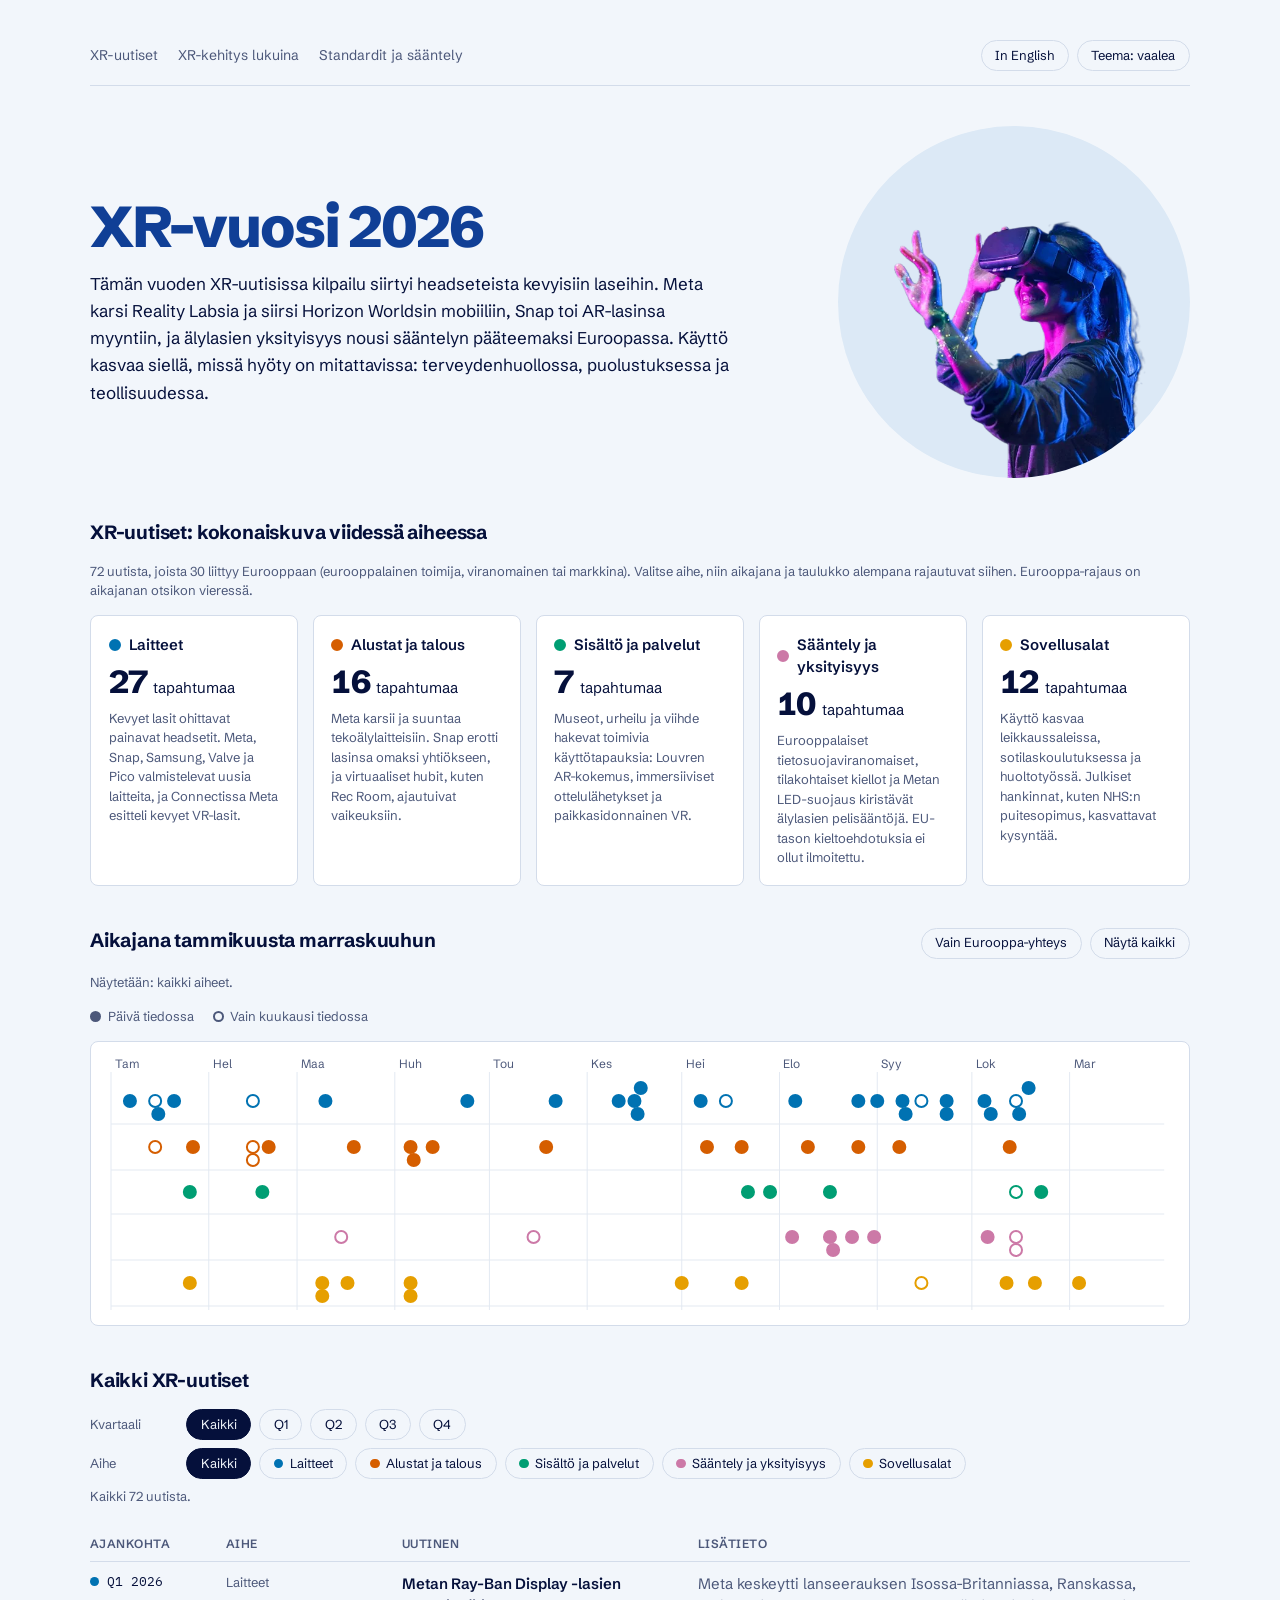
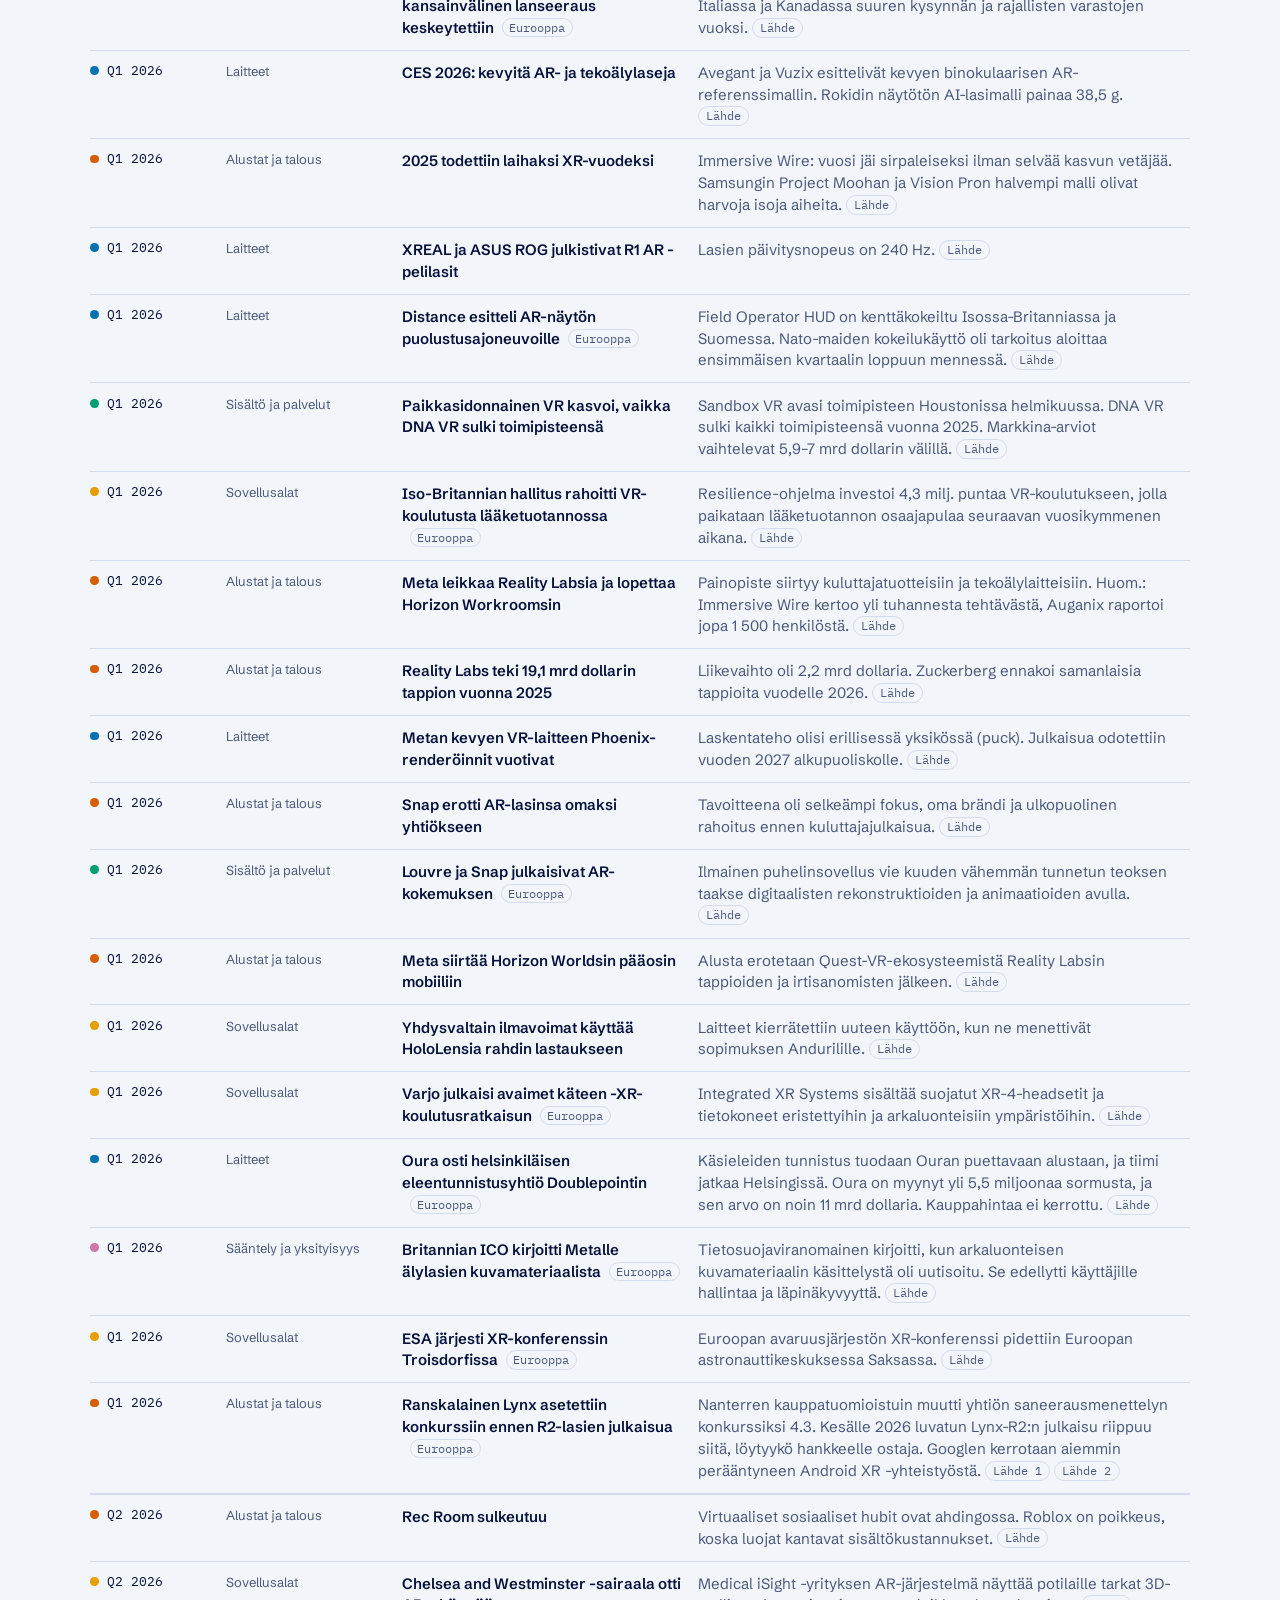
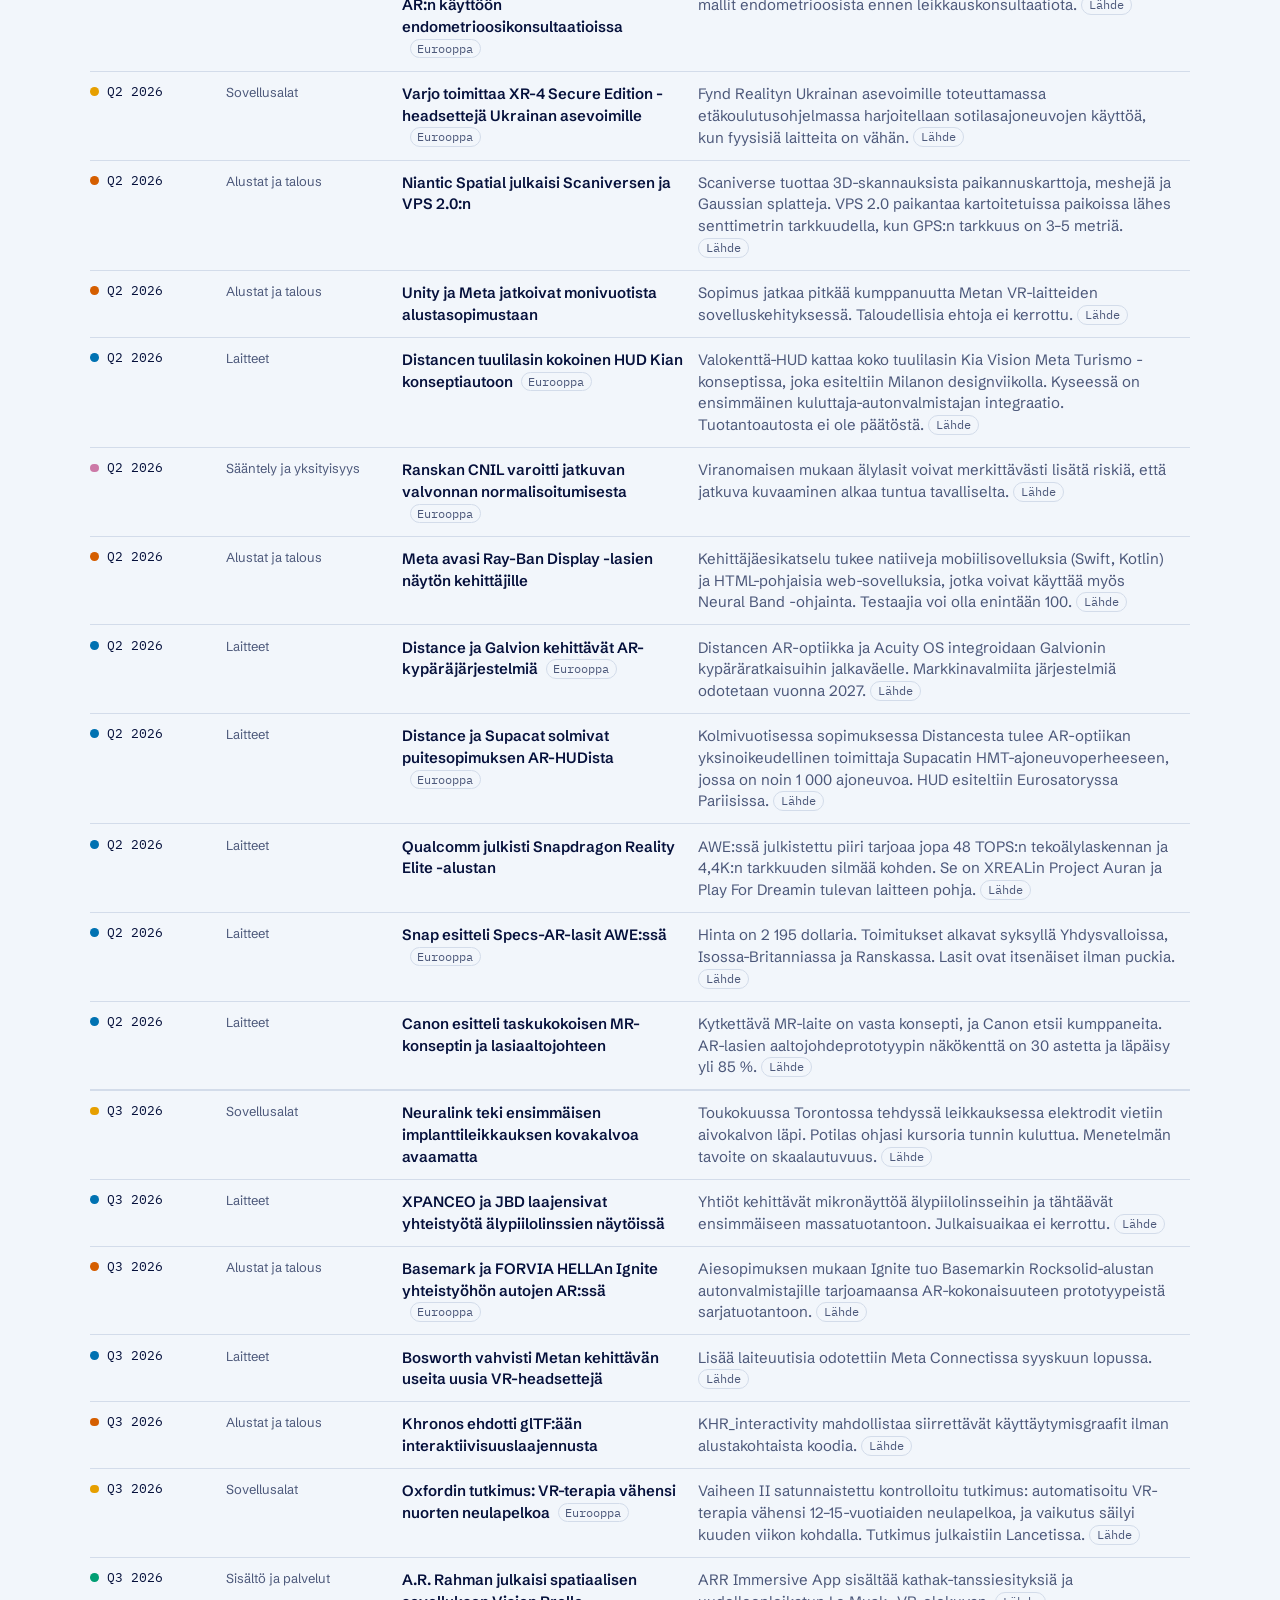
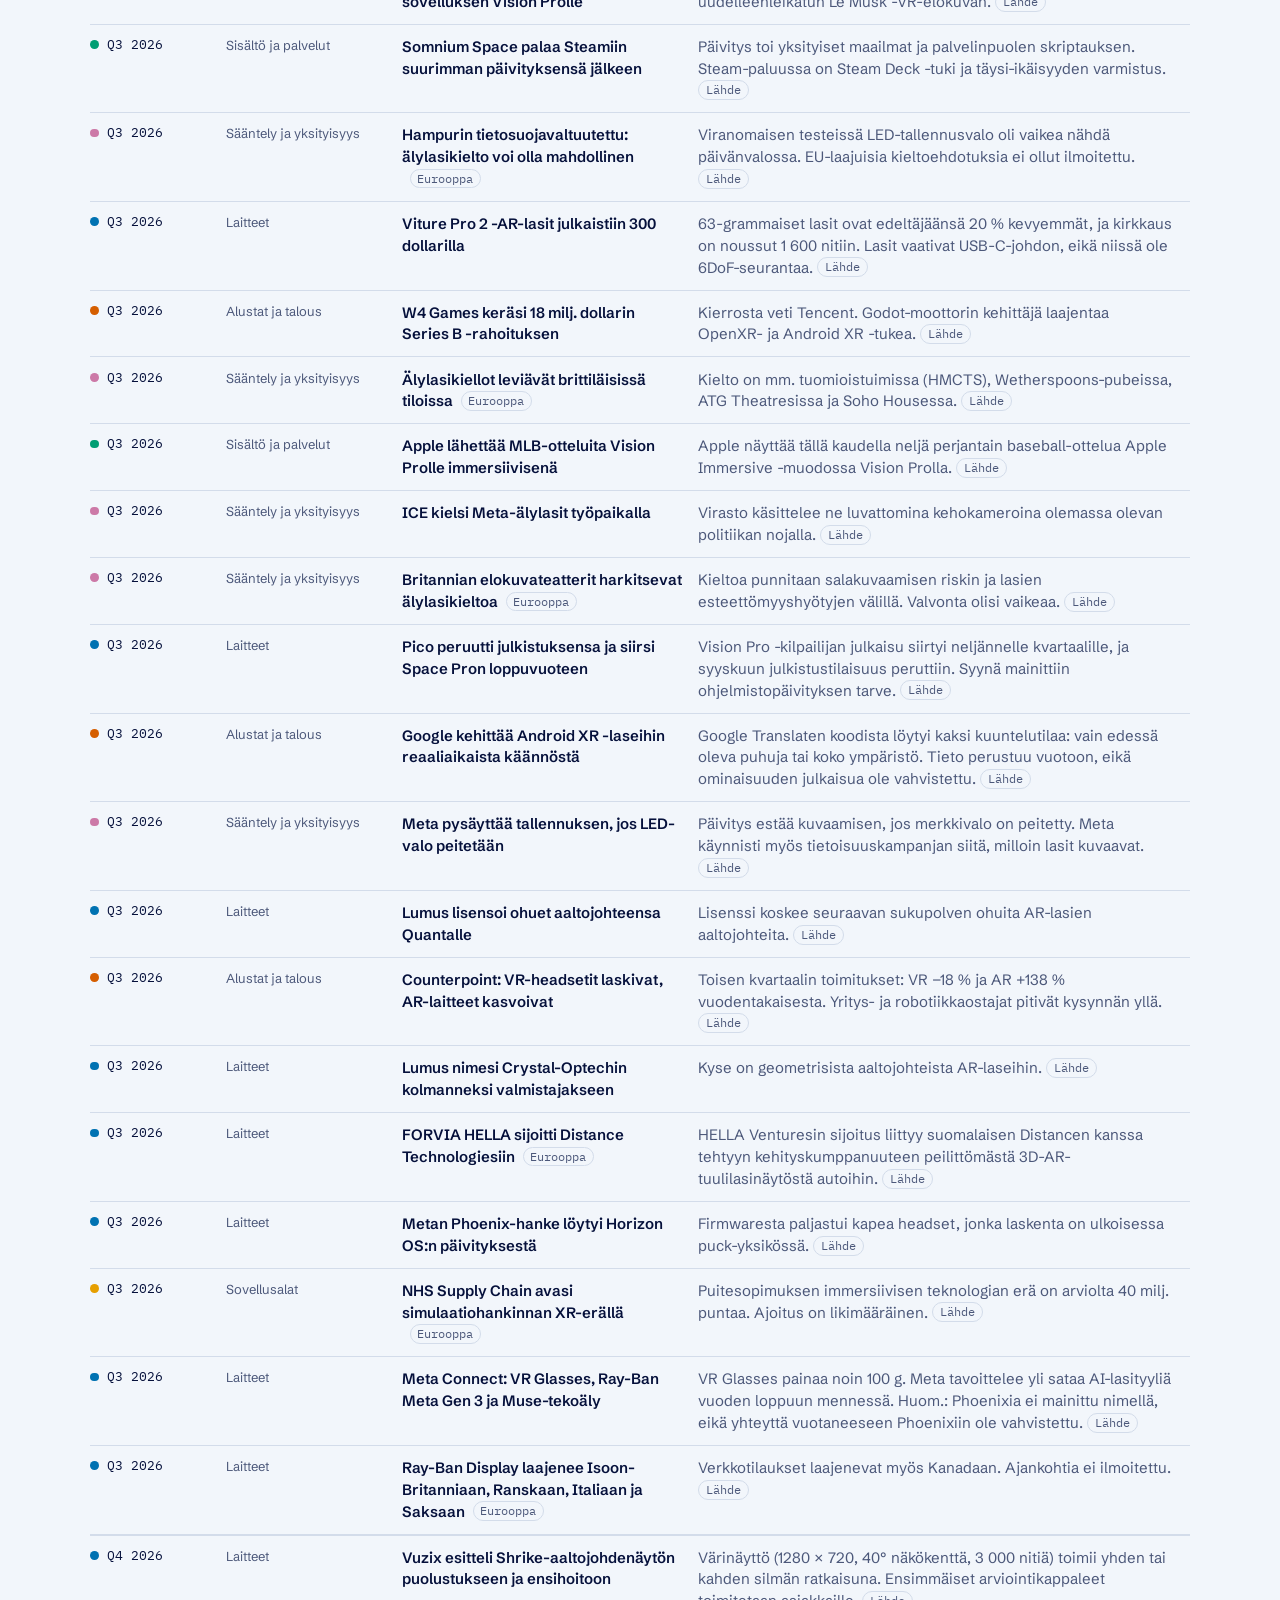
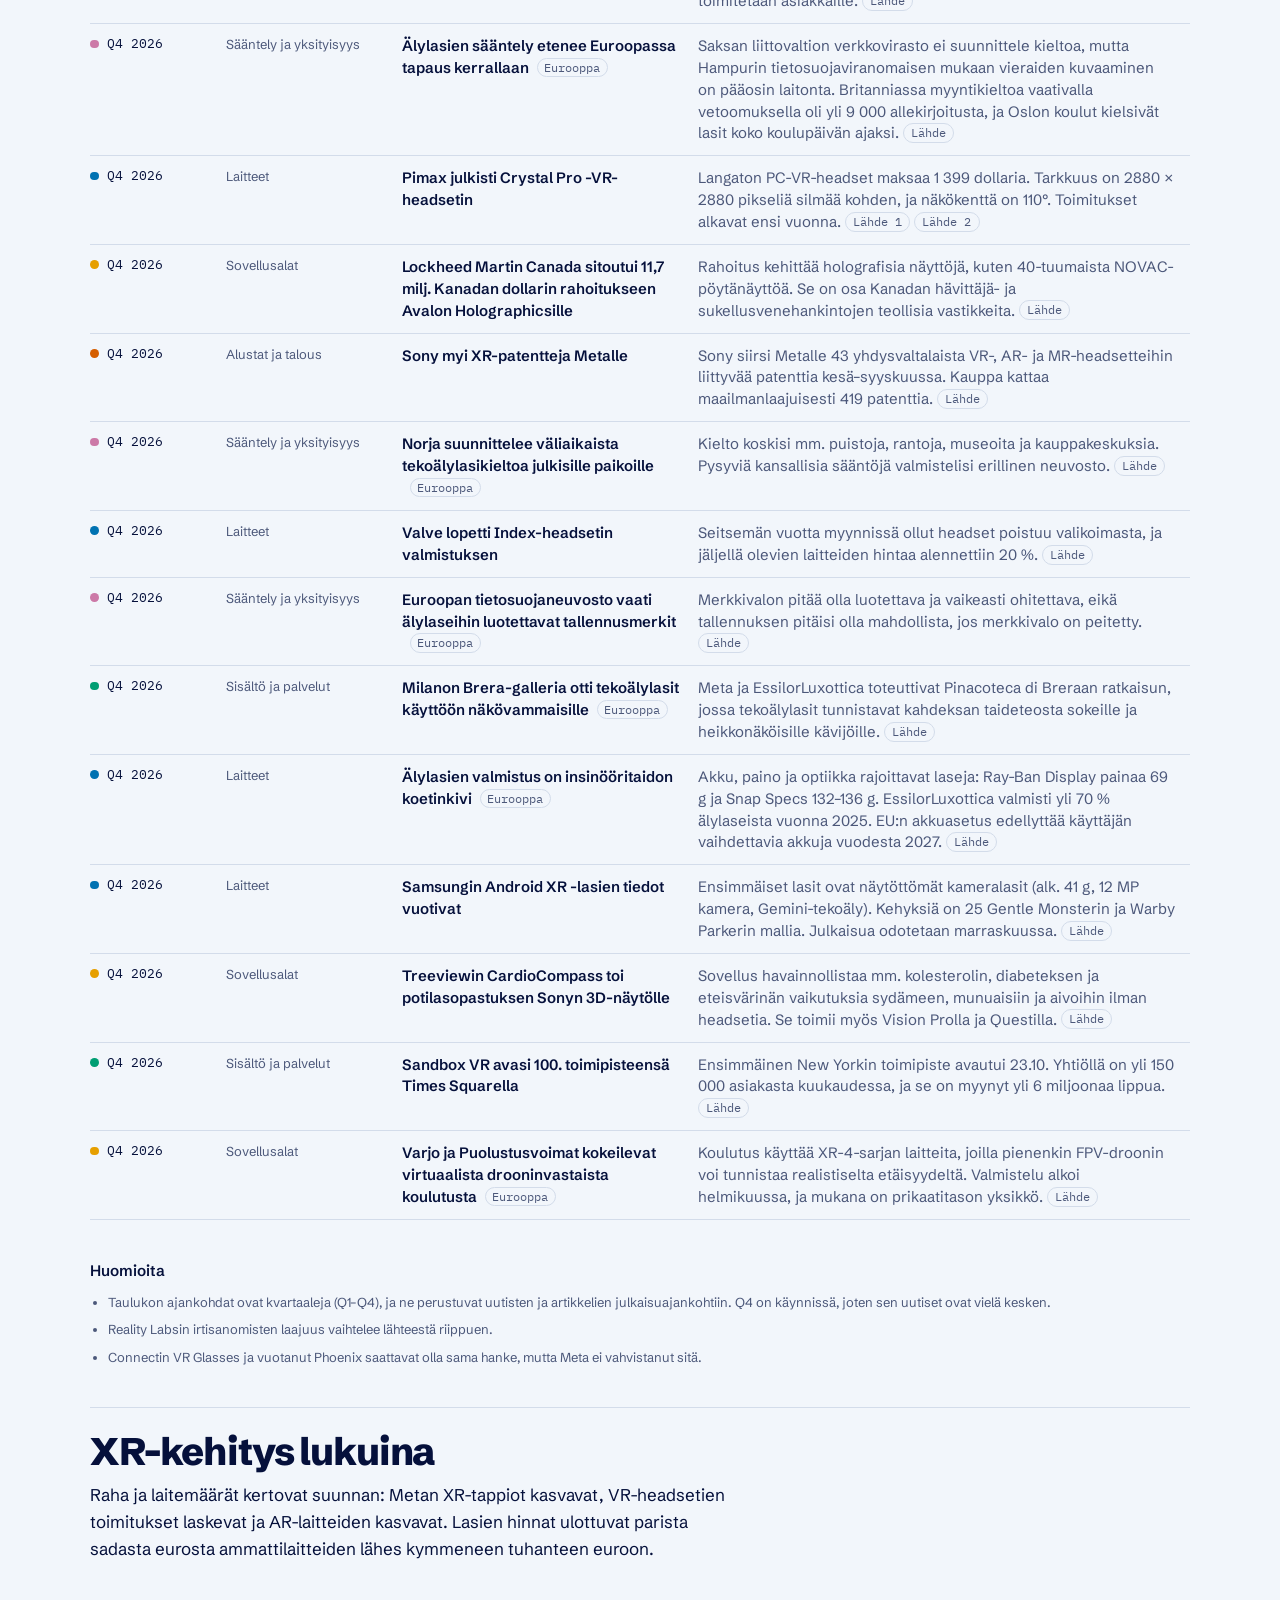
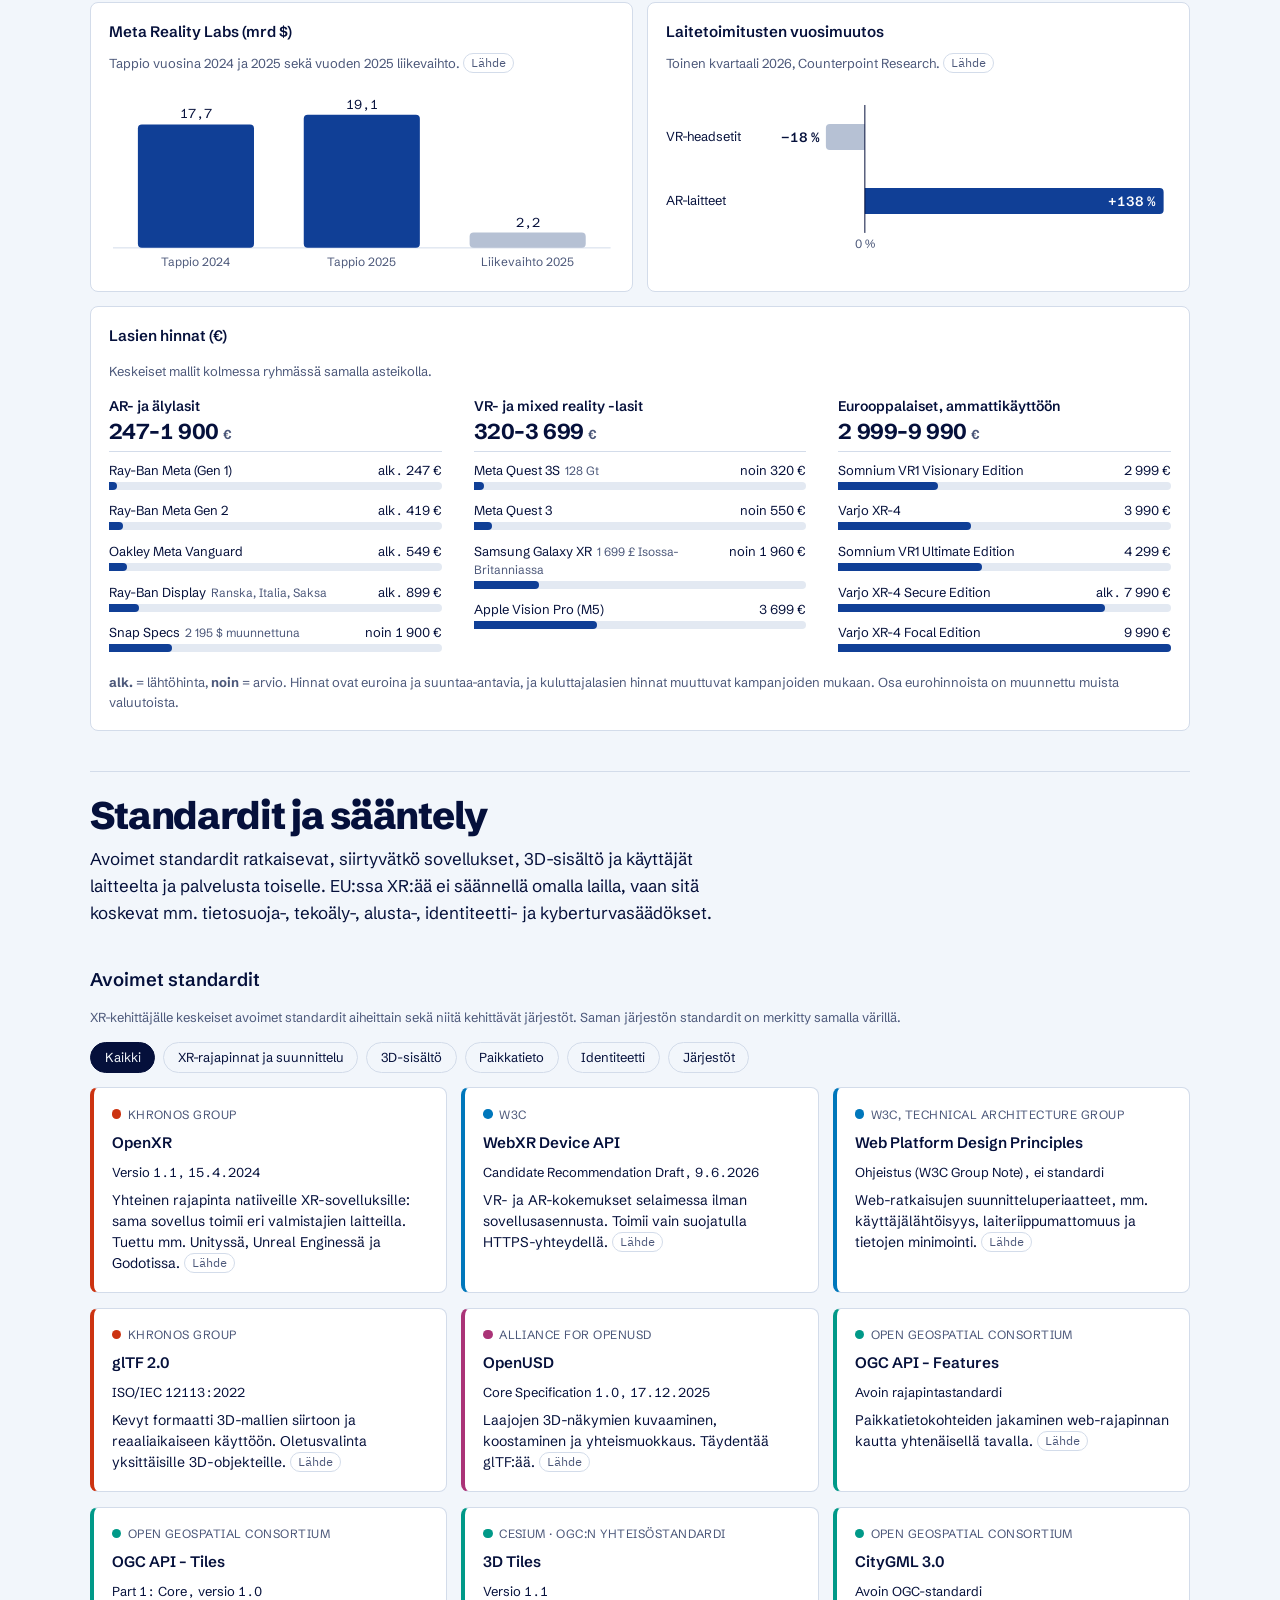
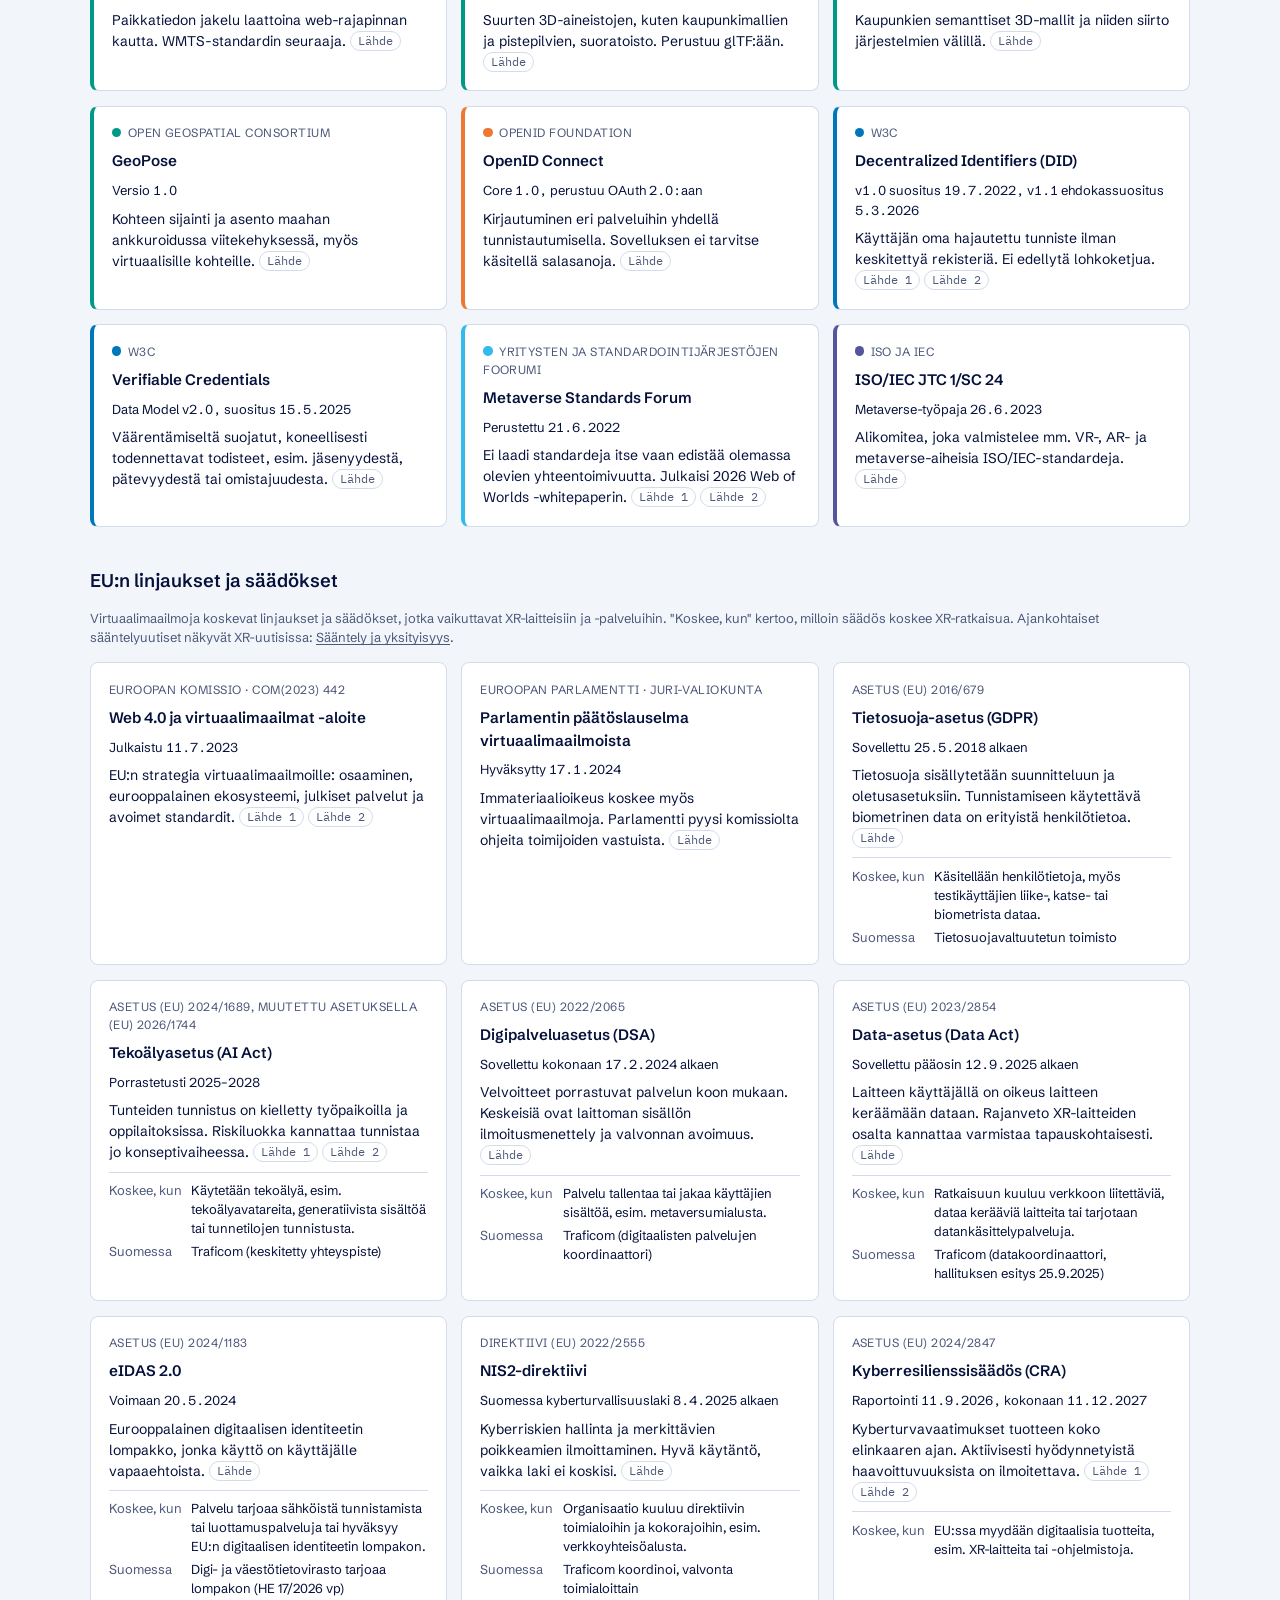
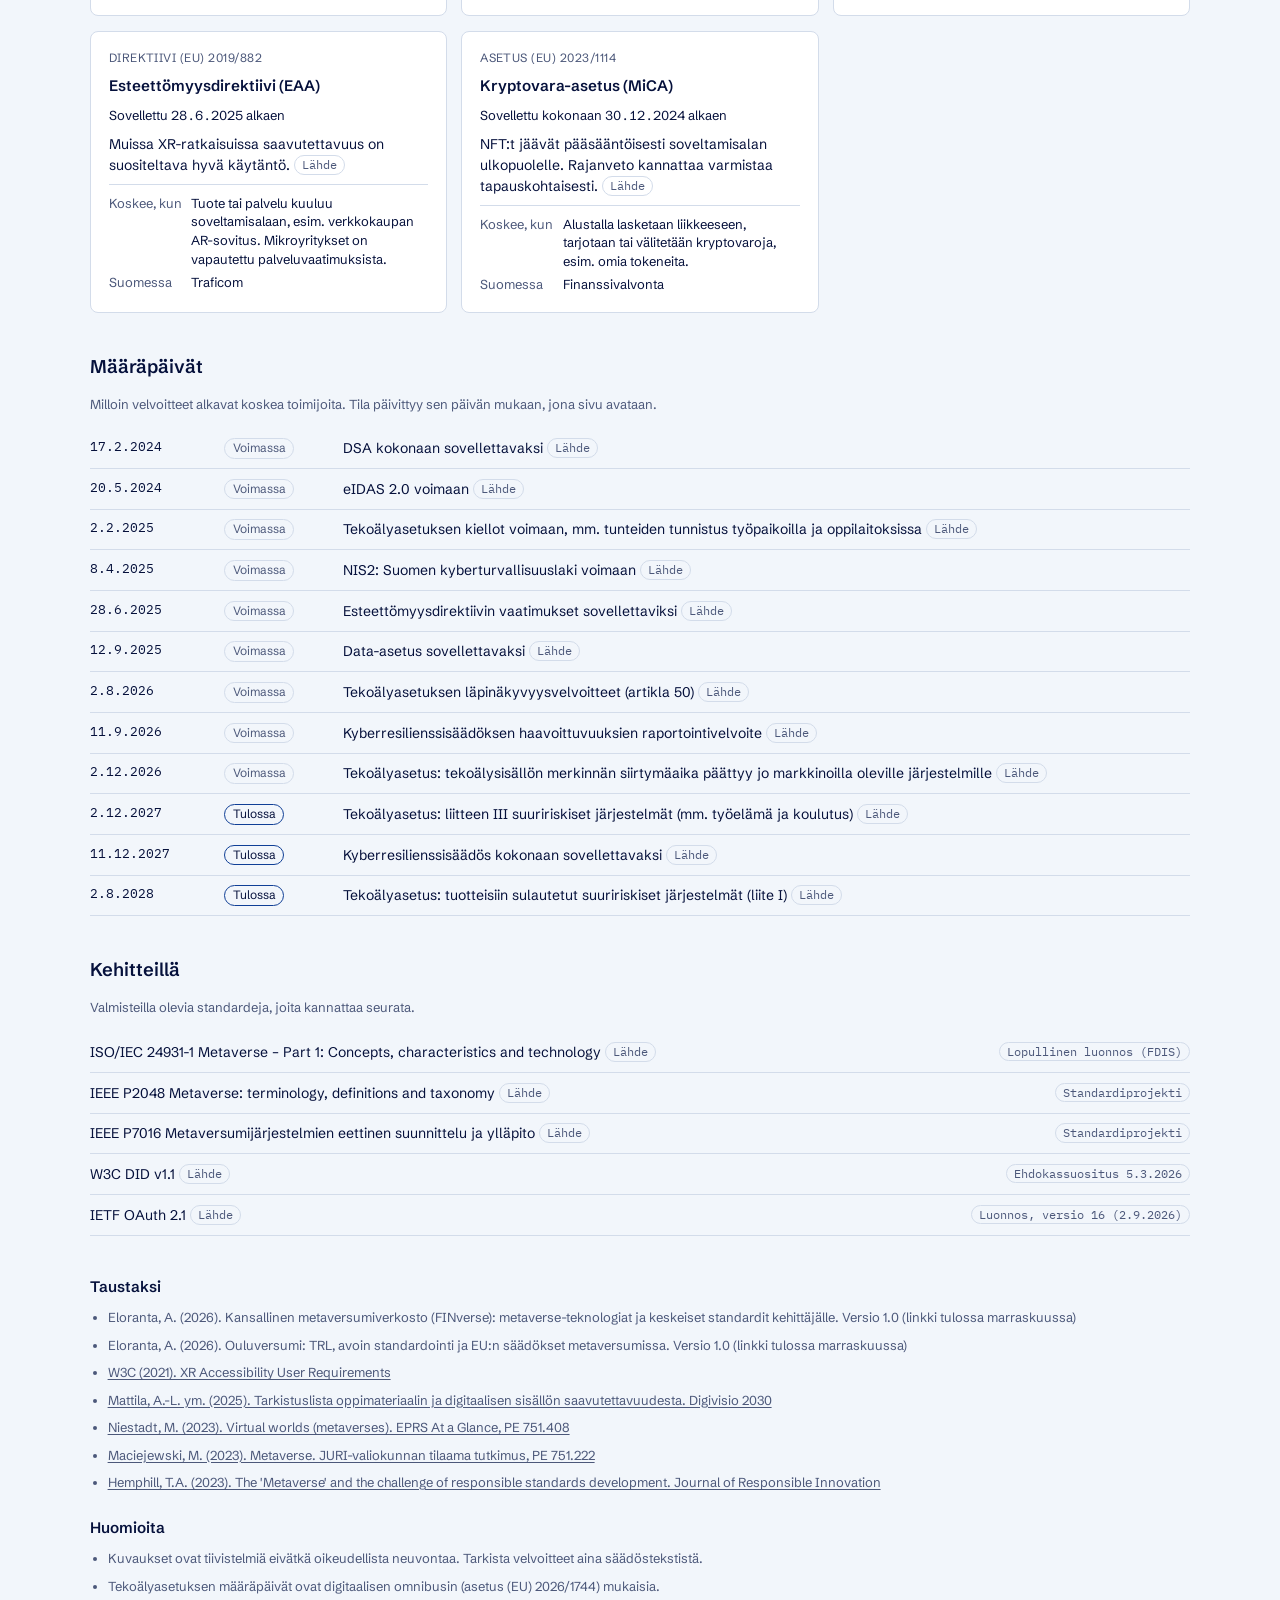
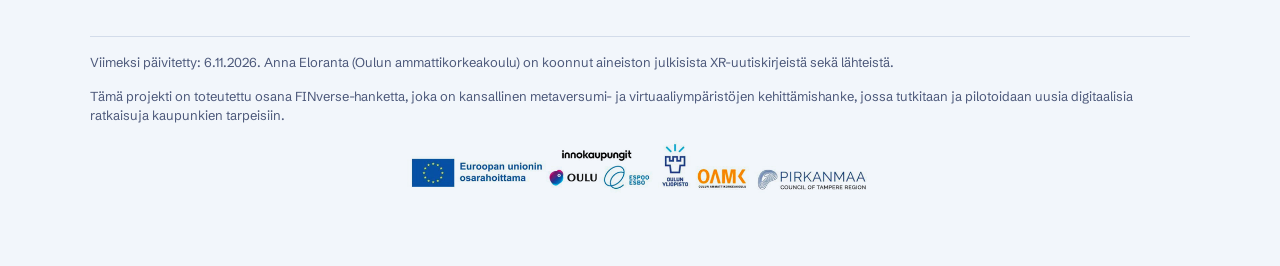
<file: index.html>
<!doctype html>
<html lang="fi">
<head>
<meta charset="utf-8">
<meta name="viewport" content="width=device-width, initial-scale=1">
<title>XR-vuosi 2026</title>
<meta name="description" content="Vuoden 2026 XR-kehitys: keskeiset XR-uutiset aikajanana, kehitys lukuina sekä XR:n avoimet standardit ja EU:n sääntely." data-en-content="XR in 2026: key XR news on a timeline, developments in numbers, and open XR standards and EU regulation.">
<link rel="preconnect" href="https://fonts.googleapis.com">
<link rel="preconnect" href="https://fonts.gstatic.com" crossorigin>
<link rel="stylesheet" href="https://fonts.googleapis.com/css2?family=IBM+Plex+Mono:wght@400;500&family=Schibsted+Grotesk:wght@400;600;700;800&display=swap">
<style>
:root {
  --o-khronos: #CC3311; --o-w3c: #0077BB; --o-ogc: #009988; --o-aousd: #AA3377; --o-oidf: #EE7733; --o-msf: #33BBEE; --o-iso: #555599;
  /* Napapiiri-ilme: värit on poimittu hero-kuvasta (kaamos, koboltti, jää). */
  --bg: #f2f6fb; --panel: #ffffff; --fg: #05103b; --muted: #4c587a; --line: #d3dcea; --grid: #e3e9f2;
  --accent: #103f96; --ice: #dce9f6; --mutedbar: #b6c1d4;
  --c-laitteet: #0072B2; --c-alustat: #D55E00; --c-sisalto: #009E73; --c-saantely: #CC79A7; --c-ala: #E69F00;
  --radius: 8px; --shadow: 0 6px 20px rgba(5, 16, 59, 0.12);
  --display: "Schibsted Grotesk", "Helvetica Neue", Arial, sans-serif;
  --sans: "Schibsted Grotesk", system-ui, -apple-system, "Segoe UI", Roboto, Arial, sans-serif;
  --mono: "IBM Plex Mono", ui-monospace, Menlo, Consolas, monospace;
  color-scheme: light;
}
/* Tumma teema: teemasäädin asettaa <html data-scheme="dark">. Oletus on vaalea. */
:root[data-scheme="dark"] {
  --o-khronos: #FF6B4A; --o-w3c: #4FA8E8; --o-ogc: #33C2B0; --o-aousd: #E07AB8; --o-oidf: #F5A06B; --o-msf: #7FD3F5; --o-iso: #9C9CE0;
  --bg: #06112d; --panel: #0c1a3d; --fg: #e9effa; --muted: #9aa8c9; --line: #22325c; --grid: #16264f;
  --accent: #8fb0f2; --ice: #13275a; --mutedbar: #3a4a74;
  --c-laitteet: #56B4E9; --c-alustat: #F08A3C; --c-sisalto: #2BC59A; --c-saantely: #E59AC4; --c-ala: #F0B93A;
  --shadow: 0 6px 20px rgba(0, 0, 0, 0.55);
  color-scheme: dark;
}
* { box-sizing: border-box; }
html { -webkit-text-size-adjust: 100%; }
body { margin: 0; background: var(--bg); color: var(--fg); font-family: var(--sans); font-size: 15px; line-height: 1.5;
  padding-block: 2.5rem 4rem; padding-left: max(16px, env(safe-area-inset-left, 0px)); padding-right: max(16px, env(safe-area-inset-right, 0px)); }
h1, h2, h3, p { margin: 0; }
.xr { max-width: 1100px; margin-inline: auto; display: flex; flex-direction: column; gap: 2.5rem; }
.xr-head { display: grid; grid-template-columns: minmax(0, 1fr) minmax(0, 36%); gap: 1.25rem 2.5rem; align-items: center; }
.xr-head-text { display: flex; flex-direction: column; gap: 0.9rem; }
/* Hero: kuva jäänsinisen "keskiyön auringon" sisällä */
.xr-hero { margin: 0; width: 100%; max-width: 22rem; justify-self: end; aspect-ratio: 1; border-radius: 50%; overflow: hidden; background: var(--ice); display: flex; align-items: flex-end; }
.xr-hero img { display: block; flex: none; width: 125%; max-width: none; height: auto; margin-left: -25%; }
@media (max-width: 780px) { .xr-head { grid-template-columns: minmax(0, 1fr); } .xr-hero { max-width: 17rem; justify-self: center; } }
h1 { font-family: var(--display); font-weight: 800; font-size: clamp(2.3rem, 6vw, 3.6rem); line-height: 0.98; letter-spacing: -0.035em; text-wrap: balance; }
h1 span { color: var(--accent); }
.xr-lede { max-width: 64ch; font-size: 1.0625rem; line-height: 1.6; }
h2 { font-family: var(--display); font-size: 1.2rem; font-weight: 700; letter-spacing: -0.01em; text-wrap: balance; }
h3 { font-size: 0.95rem; font-weight: 600; }
.xr-note { color: var(--muted); font-size: 0.8125rem; line-height: 1.5; }
.xr-sec { display: flex; flex-direction: column; gap: 0.9rem; }
.xr-sechead { display: flex; flex-wrap: wrap; align-items: baseline; justify-content: space-between; gap: 0.5rem 1.25rem; }
.xr-controls { display: flex; flex-wrap: wrap; gap: 0.5rem; }
.xr-btn { font: inherit; font-size: 0.8125rem; color: var(--fg); background: transparent; border: 1px solid var(--line); border-radius: 999px; padding: 0.3rem 0.85rem; cursor: pointer; }
.xr-btn:hover { border-color: var(--muted); }
.xr-btn[aria-pressed="true"] { background: var(--fg); color: var(--bg); border-color: var(--fg); }
.xr-filterline.on { color: var(--fg); font-weight: 600; }
/* Kaikki XR-uutiset -taulukon suodatinpalkki: kvartaalit ja aiheet */
.xr-tfilter { display: flex; flex-direction: column; gap: 0.5rem; margin-bottom: 0.9rem; }
.xr-tfilter-row { display: flex; flex-wrap: wrap; align-items: center; gap: 0.5rem; }
.xr-tfilter-label { color: var(--muted); font-size: 0.8125rem; min-width: 5.5rem; }
.xr-tfilter .xr-btn { display: inline-flex; align-items: center; gap: 0.4rem; }
.xr-tfilter .xr-swatch { width: 0.6rem; height: 0.6rem; }
.xr-btn:disabled { opacity: 0.45; cursor: default; }
:is(.xr-btn, .xr-theme, .xr-dot, a, summary, button):focus-visible { outline: 2px solid var(--fg); outline-offset: 2px; }

.xr-themes { display: grid; grid-template-columns: repeat(auto-fit, minmax(min(100%, 12rem), 1fr)); gap: 0.9rem; }
.xr-theme { font: inherit; color: inherit; text-align: left; cursor: pointer; display: flex; flex-direction: column; gap: 0.6rem; background: var(--panel); border: 1px solid var(--line); border-radius: var(--radius); padding: 1.1rem; transition: opacity 0.2s; }
.xr-theme.off { opacity: 0.45; }
.xr-theme-label { display: flex; align-items: center; gap: 0.5rem; font-weight: 600; }
.xr-swatch { width: 0.75rem; height: 0.75rem; border-radius: 50%; flex: none; background: var(--sw); border: 2px solid var(--sw); }
.xr-theme.off .xr-swatch { background: transparent; }
.xr-theme-count { display: flex; align-items: baseline; gap: 0.4rem; font-variant-numeric: tabular-nums; }
.xr-theme-count b { font-family: var(--display); font-weight: 800; font-size: 2rem; line-height: 1; letter-spacing: -0.03em; }
.xr-theme p { font-size: 0.8125rem; line-height: 1.5; color: var(--muted); }

.xr-cards { display: grid; grid-template-columns: repeat(2, minmax(0, 1fr)); gap: 0.9rem; }
@media (max-width: 700px) { .xr-cards { grid-template-columns: minmax(0, 1fr); } }
.xr-card { background: var(--panel); border: 1px solid var(--line); border-radius: var(--radius); padding: 1.1rem; display: flex; flex-direction: column; gap: 0.6rem; min-width: 0; }
.xr-card-wide { grid-column: 1 / -1; gap: 0.9rem; }
.xr-chart { min-height: 11rem; position: relative; margin-top: auto; }
.xr-chart svg, .xr-stripsvg svg { display: block; }
.xr-pgroups { display: grid; grid-template-columns: repeat(auto-fit, minmax(min(100%, 19rem), 1fr)); gap: 1.25rem 2rem; }
.xr-pgroup { display: flex; flex-direction: column; min-width: 0; }
.xr-pgroup-head { display: flex; flex-direction: column; gap: 0.1rem; padding-bottom: 0.4rem; margin-bottom: 0.2rem; border-bottom: 1px solid var(--line); }
.xr-pgroup-head b { font-size: 0.875rem; font-weight: 600; }
.xr-pgroup-range { font-family: var(--display); font-weight: 700; letter-spacing: -0.02em; font-size: 1.35rem; line-height: 1.2; font-variant-numeric: tabular-nums; white-space: nowrap; }
.xr-pgroup-range small { font-family: var(--sans); font-size: 0.8125rem; color: var(--muted); }
.xr-prow { display: grid; grid-template-columns: minmax(0, 1fr) 5.5rem; grid-template-areas: "name val" "bar bar"; gap: 0.15rem 0.6rem; padding: 0.4rem 0; font-size: 0.8125rem; line-height: 1.35; }
.xr-pname { grid-area: name; min-width: 0; }
.xr-pname a { text-decoration: none; }
.xr-pname a:hover, .xr-pname a:focus-visible { text-decoration: underline; }
.xr-pname small { color: var(--muted); font-size: 0.75rem; margin-left: 0.35rem; }
.xr-pval { grid-area: val; text-align: right; font-variant-numeric: tabular-nums; white-space: nowrap; }
.xr-ptrack { grid-area: bar; height: 8px; background: var(--grid); border-radius: 0 4px 4px 0; }
.xr-pbar { display: block; height: 100%; min-width: 3px; background: var(--accent); border-radius: 0 4px 4px 0; }
.xr-pnote { display: flex; flex-direction: column; gap: 0.3rem; }

.xr-strip { position: relative; background: var(--panel); border: 1px solid var(--line); border-radius: var(--radius); padding: 0.9rem; }
.xr-dot { cursor: pointer; transition: opacity 0.2s; }
.xr-tip { position: absolute; z-index: 5; pointer-events: none; max-width: 17rem; background: var(--panel); color: var(--fg); border: 1px solid var(--line); border-radius: 8px; box-shadow: var(--shadow); padding: 0.4rem 0.65rem; font-size: 0.8125rem; line-height: 1.4; }
.xr-tip small { display: block; color: var(--muted); }
.xr-tip[hidden] { display: none; }
.xr-legend { display: flex; flex-wrap: wrap; gap: 0.4rem 1.2rem; color: var(--muted); font-size: 0.8125rem; }
.xr-legend span { display: inline-flex; align-items: center; gap: 0.4rem; }
.xr-ring { width: 0.7rem; height: 0.7rem; border-radius: 50%; border: 2px solid var(--muted); }
.xr-diamond { width: 0.55rem; height: 0.55rem; background: var(--muted); transform: rotate(45deg); }
.xr-full { width: 0.7rem; height: 0.7rem; border-radius: 50%; background: var(--muted); }

.xr-tablewrap { container-type: inline-size; }
.xr-table { width: 100%; border-collapse: collapse; }
.xr-table th { text-align: left; font-size: 0.75rem; font-weight: 600; color: var(--muted); letter-spacing: 0.04em; text-transform: uppercase; padding: 0 0.9rem 0.5rem 0; border-bottom: 1px solid var(--line); }
.xr-table td { vertical-align: top; padding: 0.7rem 0.9rem 0.7rem 0; border-bottom: 1px solid var(--line); line-height: 1.45; overflow-wrap: anywhere; hyphens: auto; }
.xr-table td:nth-child(1) { white-space: nowrap; width: 8.5rem; font-family: var(--mono); font-size: 0.8125rem; }
.xr-table td:nth-child(1)::before { content: ""; display: inline-block; width: 0.55rem; height: 0.55rem; border-radius: 50%; margin-right: 0.5rem; background: var(--dot, var(--muted)); }
.xr-table td:nth-child(2) { width: 11rem; color: var(--muted); font-size: 0.8125rem; }
.xr-table td:nth-child(3) { font-weight: 600; min-width: 14rem; }
.xr-table td:nth-child(4) { color: var(--muted); min-width: 14rem; }
.xr-table tr.eu td:nth-child(3)::after { content: "Eurooppa"; display: inline-block; margin-left: 0.5rem; padding: 0 0.4rem; border: 1px solid var(--line); border-radius: 999px; font-family: var(--mono); font-size: 0.75rem; font-weight: 400; color: var(--muted); vertical-align: 0.1em; }
.xr-src { display: inline-block; padding: 0 0.45rem; border: 1px solid var(--line); border-radius: 999px; font-family: var(--mono); font-size: 0.75rem; line-height: 1.5; color: var(--muted); text-decoration: none; white-space: nowrap; vertical-align: 0.1em; }
a.xr-src:hover { color: var(--fg); border-color: var(--muted); }
.xr-table tr.q-first td { border-top: 2px solid var(--line); }
.xr-table tr.t-laitteet { --dot: var(--c-laitteet); }
.xr-table tr.t-alustat { --dot: var(--c-alustat); }
.xr-table tr.t-sisalto { --dot: var(--c-sisalto); }
.xr-table tr.t-saantely { --dot: var(--c-saantely); }
.xr-table tr.t-ala { --dot: var(--c-ala); }
@container (max-width: 680px) {
  .xr-table th:nth-child(2), .xr-table td:nth-child(2) { display: none; }
  .xr-table td:nth-child(1) { width: 6.5rem; }
  .xr-table td:nth-child(3), .xr-table td:nth-child(4) { min-width: 0; }
}
.xr-notes { display: flex; flex-direction: column; gap: 1.5rem; }
.xr-notes ul { margin: 0; padding-left: 1.1rem; display: flex; flex-direction: column; gap: 0.5rem; font-size: 0.8125rem; line-height: 1.5; color: var(--muted); }
.xr-notes a, .xr-table a, .xr-pname a, .xr-note a { color: inherit; text-underline-offset: 2px; }
.xr-table tr.hl td { background: color-mix(in srgb, var(--dot, var(--accent)) 14%, transparent); }
.xr-notes h3 { margin-bottom: 0.6rem; }
.xr-foot { color: var(--muted); font-size: 0.8125rem; border-top: 1px solid var(--line); padding-top: 1rem; }
.xr-foot p { margin: 0; }
/* Hankkeen logot: läpinäkyvä kuva; tummassa teemassa valkoinen pohja, jotta tummat logot erottuvat */
.xr-funding { margin-top: 0.9rem; display: flex; flex-direction: column; gap: 0.9rem; align-items: flex-start; }
.xr-funding img { display: block; align-self: center; width: 100%; max-width: 480px; height: auto; }
:root[data-scheme="dark"] .xr-funding img { background: #fff; border-radius: var(--radius); padding: 0.6rem 0.9rem; box-sizing: border-box; }

/* Yläpalkki: siirtymät osioihin ja teemasäädin */
.xr-nav { display: flex; flex-wrap: wrap; align-items: center; justify-content: space-between; gap: 0.6rem 1.25rem; padding-bottom: 0.9rem; border-bottom: 1px solid var(--line); }
.xr-nav-tools { display: flex; flex-wrap: wrap; gap: 0.5rem; }
/* Kieliversiot: data-l="fi" / data-l="en" näkyy sivun kielen mukaan */
html[lang="en"] [data-l="fi"], html:not([lang="en"]) [data-l="en"] { display: none !important; }
.xr-nav-links { display: flex; flex-wrap: wrap; gap: 0.35rem 1.25rem; margin: 0; padding: 0; list-style: none; font-size: 0.875rem; }
.xr-nav-links a { color: var(--muted); text-decoration: none; padding-block: 0.2rem; border-bottom: 2px solid transparent; }
.xr-nav-links a:hover { color: var(--fg); }
.xr-parthead ~ .xr-sec > h3 { font-size: 1.15rem; }
.xr-part { display: flex; flex-direction: column; gap: 2.5rem; scroll-margin-top: 1rem; }
.xr-parthead { display: flex; flex-direction: column; gap: 0.6rem; padding-top: 1.5rem; border-top: 1px solid var(--line); }
.xr-parthead h2 { font-family: var(--display); font-weight: 800; font-size: clamp(1.7rem, 4.2vw, 2.4rem); line-height: 1.02; letter-spacing: -0.03em; }

/* Standardit ja sääntely */
.xr-item h4 { margin: 0; font-size: 0.95rem; font-weight: 600; }
.xr-items { display: grid; grid-template-columns: repeat(auto-fit, minmax(min(100%, 19rem), 1fr)); gap: 0.9rem; }
.xr-item { background: var(--panel); border: 1px solid var(--line); border-radius: var(--radius); padding: 1.1rem; display: flex; flex-direction: column; gap: 0.5rem; min-width: 0; }
.xr-item-org { color: var(--muted); font-size: 0.75rem; letter-spacing: 0.04em; text-transform: uppercase; }
/* Järjestövärit: saman järjestön kortit saavat saman reunan ja pallon */
.xr-item[data-org] { border-left: 4px solid var(--o); }
.xr-item[data-org] .xr-item-org::before { content: ""; display: inline-block; width: 0.6rem; height: 0.6rem; border-radius: 50%; background: var(--o); margin-right: 0.4rem; vertical-align: 0; }
.xr-item[data-org="khronos"] { --o: var(--o-khronos); }
.xr-item[data-org="w3c"] { --o: var(--o-w3c); }
.xr-item[data-org="ogc"] { --o: var(--o-ogc); }
.xr-item[data-org="aousd"] { --o: var(--o-aousd); }
.xr-item[data-org="oidf"] { --o: var(--o-oidf); }
.xr-item[data-org="msf"] { --o: var(--o-msf); }
.xr-item[data-org="iso"] { --o: var(--o-iso); }
.xr-item-status { font-size: 0.8125rem; font-variant-numeric: tabular-nums; }
.xr-item p { font-size: 0.875rem; line-height: 1.5; }
.xr-item .xr-item-xr { color: var(--muted); font-size: 0.8125rem; }
.xr-item dl { margin: 0; display: grid; grid-template-columns: max-content minmax(0, 1fr); gap: 0.25rem 0.6rem; padding-top: 0.55rem; border-top: 1px solid var(--line); font-size: 0.8125rem; line-height: 1.45; }
.xr-item dt { color: var(--muted); }
.xr-item dd { margin: 0; }
.xr-sr { position: absolute; width: 1px; height: 1px; overflow: hidden; clip-path: inset(50%); white-space: nowrap; }
.xr-watch { margin: 0; padding: 0; list-style: none; display: flex; flex-direction: column; }
.xr-watch li { display: grid; grid-template-columns: minmax(0, 1fr) auto; gap: 0.2rem 0.9rem; padding: 0.6rem 0; border-bottom: 1px solid var(--line); font-size: 0.875rem; line-height: 1.45; }
.xr-watch .xr-state { justify-self: end; align-self: start; padding: 0 0.45rem; border: 1px solid var(--line); border-radius: 999px; font-family: var(--mono); font-size: 0.75rem; color: var(--muted); white-space: nowrap; }
@media (max-width: 560px) { .xr-watch li { grid-template-columns: minmax(0, 1fr); } .xr-watch .xr-state { justify-self: start; } }
.xr-dates { margin: 0; padding: 0; list-style: none; display: flex; flex-direction: column; }
.xr-dates li { display: grid; grid-template-columns: 7.5rem 6.5rem minmax(0, 1fr); gap: 0.2rem 0.9rem; padding: 0.6rem 0; border-bottom: 1px solid var(--line); font-size: 0.875rem; line-height: 1.45; }
.xr-dates time { font-family: var(--mono); font-size: 0.8125rem; }
.xr-dates .xr-state { justify-self: start; padding: 0 0.45rem; border: 1px solid var(--line); border-radius: 999px; font-size: 0.75rem; color: var(--muted); }
.xr-dates li.tulossa .xr-state { color: var(--fg); border-color: var(--accent); }
@media (max-width: 560px) { .xr-dates li { grid-template-columns: auto auto; } .xr-dates li > span:last-child { grid-column: 1 / -1; } }
.xr-reading { margin: 0; padding-left: 1.1rem; display: flex; flex-direction: column; gap: 0.4rem; font-size: 0.875rem; }
.xr-reading a { color: inherit; text-underline-offset: 2px; }

@media (prefers-reduced-motion: reduce) { * { transition: none !important; } }
</style>
<script>
// Yhteinen koodi: teemasäädin, aineiston luku ja apufunktiot.
// Ajetaan <head>-osassa, jotta valittu teema on käytössä ennen ensimmäistä piirtoa.
var XR = (function () {
  'use strict';
  var root = document.documentElement;

  // Teemasäädin: vaalea (oletus) ⇄ tumma. Valinta muistetaan selaimessa.
  var SCHEME_NAMES = { light: 'vaalea', dark: 'tumma' }, SCHEME_EN = { light: 'light', dark: 'dark' };
  var KEY = 'xr-teema';
  function getScheme() { try { return localStorage.getItem(KEY) === 'dark' ? 'dark' : 'light'; } catch (e) { return 'light'; } }
  function setScheme(s) {
    if (s === 'dark') root.dataset.scheme = 'dark'; else delete root.dataset.scheme;
    try { if (s === 'dark') localStorage.setItem(KEY, s); else localStorage.removeItem(KEY); } catch (e) { /* ei tallennusta */ }
    var b = document.getElementById('xr-scheme');
    if (b) { b.textContent = root.lang === 'en' ? 'Theme: ' + SCHEME_EN[s] : 'Teema: ' + SCHEME_NAMES[s]; b.setAttribute('aria-pressed', String(s === 'dark')); }
  }
  if (getScheme() === 'dark') root.dataset.scheme = 'dark';
  document.addEventListener('DOMContentLoaded', function () {
    var b = document.getElementById('xr-scheme');
    if (!b) return;
    setScheme(getScheme());
    b.addEventListener('click', function () { setScheme(getScheme() === 'dark' ? 'light' : 'dark'); });
  });

  // Kielivalinta: suomi (oletus) ⇄ englanti. Osoitteen ?lang=en ohittaa selaimeen tallennetun valinnan.
  // Vaihto tallentaa valinnan ja lataa sivun uudelleen, jolloin kaikki piirretään valitulla kielellä.
  var LANG_KEY = 'xr-kieli';
  var LANG = (function () {
    var q = new URLSearchParams(location.search).get('lang');
    if (q === 'en' || q === 'fi') return q;
    try { return localStorage.getItem(LANG_KEY) === 'en' ? 'en' : 'fi'; } catch (e) { return 'fi'; }
  })();
  var EN = LANG === 'en';
  root.lang = LANG;
  // t('suomeksi', 'in English'): käyttöliittymän teksti. tx(rivi, 'title'): aineiston kenttä, englanniksi title_en, jos se on olemassa.
  function t(fi, en) { return EN ? en : fi; }
  function tx(r, k) { return (EN && r[k + '_en']) || r[k]; }
  function setLang(l) {
    try { if (l === 'en') localStorage.setItem(LANG_KEY, l); else localStorage.removeItem(LANG_KEY); } catch (e) { /* ei tallennusta */ }
    var u = new URL(location.href);
    if (l === 'en') u.searchParams.set('lang', 'en'); else u.searchParams.delete('lang');
    location.replace(u.href);
  }
  document.addEventListener('DOMContentLoaded', function () {
    if (EN) {
      document.title = 'XR Year 2026';
      ['title', 'aria-label', 'alt', 'content'].forEach(function (a) {
        document.querySelectorAll('[data-en-' + a + ']').forEach(function (n) { n.setAttribute(a, n.getAttribute('data-en-' + a)); });
      });
    }
    var b = document.getElementById('xr-lang');
    if (!b) return;
    b.textContent = EN ? 'Suomeksi' : 'In English';
    b.lang = EN ? 'fi' : 'en';
    b.addEventListener('click', function () { setLang(EN ? 'fi' : 'en'); });
  });

  var THEMES = ['laitteet', 'alustat', 'sisalto', 'saantely', 'ala'];
  var NAMES = EN
    ? { laitteet: 'Devices', alustat: 'Platforms and business', sisalto: 'Content and services', saantely: 'Regulation and privacy', ala: 'Applications' }
    : { laitteet: 'Laitteet', alustat: 'Alustat ja talous', sisalto: 'Sisältö ja palvelut', saantely: 'Sääntely ja yksityisyys', ala: 'Sovellusalat' };
  var MONTHS = EN
    ? ['Jan', 'Feb', 'Mar', 'Apr', 'May', 'Jun', 'Jul', 'Aug', 'Sep', 'Oct', 'Nov', 'Dec']
    : ['Tam', 'Hel', 'Maa', 'Huh', 'Tou', 'Kes', 'Hei', 'Elo', 'Syy', 'Lok', 'Mar', 'Jou'];
  var MONTHS_LONG = EN
    ? ['January', 'February', 'March', 'April', 'May', 'June', 'July', 'August', 'September', 'October', 'November', 'December']
    : ['Tammikuu', 'Helmikuu', 'Maaliskuu', 'Huhtikuu', 'Toukokuu', 'Kesäkuu', 'Heinäkuu', 'Elokuu', 'Syyskuu', 'Lokakuu', 'Marraskuu', 'Joulukuu'];
  var NS = 'http://www.w3.org/2000/svg';
  var $ = function (id) { return document.getElementById(id); };

  // Päivämäärä "2026-03-17" (päivä tiedossa) tai "2026-03" (vain kuukausi tiedossa).
  function parseDate(s) {
    var m = /^(\d{4})-(\d{2})(?:-(\d{2}))?$/.exec(s || '');
    if (!m) return null;
    var y = +m[1], mo = +m[2] - 1, d = m[3] ? +m[3] : 15;
    return { y: y, m: mo, d: d, ms: Date.UTC(y, mo, d), day: !!m[3] };
  }
  // Päivä: "17.3." / "17 Mar"; koko päivämäärä: "17.3.2026" / "17 Mar 2026"; väli: "14.–15.10." / "14–15 Oct".
  function dayText(p) { return EN ? p.d + ' ' + MONTHS[p.m] : p.d + '.' + (p.m + 1) + '.'; }
  function dateText(p) { return dayText(p) + (EN ? ' ' : '') + p.y; }
  function rangeText(p, end) {
    if (end.m !== p.m) return dayText(p) + '–' + dayText(end);
    return EN ? p.d + '–' + dayText(end) : p.d + '.–' + dayText(end);
  }
  function safeUrl(u) { return /^https:\/\//.test(u || '') ? u : null; }

  // Lähde-tägi rivin tai kuvan tekstin loppuun; useammalle lähteelle numerot.
  function srcTags(list) {
    var f = document.createDocumentFragment();
    list.forEach(function (s, i) {
      var u = safeUrl(s.url);
      var a = document.createElement(u ? 'a' : 'span');
      a.className = 'xr-src';
      a.textContent = t('Lähde', 'Source') + (list.length > 1 ? ' ' + (i + 1) : '');
      a.title = s.name;
      if (u) { a.href = u; a.target = '_blank'; a.rel = 'noopener'; a.setAttribute('aria-label', t('Lähde: ', 'Source: ') + s.name); }
      f.append(' ', a);
    });
    return f;
  }
  function link(text, url) {
    var u = safeUrl(url);
    if (!u) return document.createTextNode(text);
    var a = document.createElement('a');
    a.textContent = text; a.href = u; a.target = '_blank'; a.rel = 'noopener';
    return a;
  }

  function el(tag, attrs, parent) {
    var e = document.createElementNS(NS, tag);
    for (var k in attrs) e.setAttribute(k, attrs[k]);
    if (parent) parent.appendChild(e);
    return e;
  }
  function txt(tag, attrs, parent, text) { var e = el(tag, attrs, parent); e.textContent = text; return e; }
  function svgIn(box, W, H) { box.replaceChildren(); return el('svg', { width: '100%', viewBox: '0 0 ' + W + ' ' + H, role: 'img' }, box); }

  function srcMap(sources) { var m = {}; (sources || []).forEach(function (s) { m[s.id] = s; }); return m; }

  // Lukee aineiston sivun lopun JSON-lohkosta (<script id="xr-data">), kun sivu on latautunut.
  function load(done) {
    var run = function () { done(JSON.parse($('xr-data').textContent)); };
    if (document.readyState === 'loading') document.addEventListener('DOMContentLoaded', run); else run();
  }

  // "Viimeksi päivitetty" ja [data-src]-lähdetägit.
  function fillCommon(data, SRCMAP) {
    var u = parseDate(data.updated);
    if (u && $('xr-updated')) $('xr-updated').textContent = dateText(u);
    document.querySelectorAll('[data-src]').forEach(function (n) {
      var list = n.dataset.src.split(' ').map(function (s) { return SRCMAP[s]; }).filter(Boolean);
      n.append(srcTags(list));
    });
  }

  // Piirtää kaaviot uudelleen vain, kun sisällön leveys oikeasti muuttuu.
  function onResize(draw) {
    var main = $('xr-root'), lastW = main.clientWidth, timer = null;
    var check = function () {
      var w = main.clientWidth;
      if (w === lastW) return;
      lastW = w;
      clearTimeout(timer);
      timer = setTimeout(draw, 80);
    };
    if (window.ResizeObserver) new ResizeObserver(check).observe(main);
    else window.addEventListener('resize', check);
  }

  return {
    LANG: LANG, EN: EN, t: t, tx: tx,
    THEMES: THEMES, NAMES: NAMES, MONTHS: MONTHS, MONTHS_LONG: MONTHS_LONG,
    $: $, parseDate: parseDate, dayText: dayText, dateText: dateText, rangeText: rangeText, safeUrl: safeUrl, srcTags: srcTags, link: link,
    el: el, txt: txt, svgIn: svgIn, srcMap: srcMap, load: load, fillCommon: fillCommon, onResize: onResize,
    fi: new Intl.NumberFormat(EN ? 'en-GB' : 'fi-FI'),
    fi1: new Intl.NumberFormat(EN ? 'en-GB' : 'fi-FI', { minimumFractionDigits: 1, maximumFractionDigits: 1 })
  };
})();
</script>
</head>
<body>
<main class="xr" id="xr-root">
  <nav class="xr-nav" aria-label="Sivun osiot" data-en-aria-label="Page sections">
    <ul class="xr-nav-links">
      <li><a href="#uutiset"><span data-l="fi">XR-uutiset</span><span data-l="en">XR news</span></a></li>
      <li><a href="#luvut"><span data-l="fi">XR-kehitys lukuina</span><span data-l="en">XR in numbers</span></a></li>
      <li><a href="#standardit"><span data-l="fi">Standardit ja sääntely</span><span data-l="en">Standards and regulation</span></a></li>
    </ul>
    <div class="xr-nav-tools">
      <button type="button" class="xr-btn" id="xr-lang" lang="en">In English</button>
      <button type="button" class="xr-btn" id="xr-scheme" title="Vaihda vaalean ja tumman teeman välillä" data-en-title="Switch between light and dark theme" aria-pressed="false">Teema: vaalea</button>
    </div>
  </nav>
  <header class="xr-head">
    <div class="xr-head-text">
    <h1><span data-l="fi">XR-vuosi</span><span data-l="en">XR Year</span> <span>2026</span></h1>
    <p class="xr-lede" data-l="en">This year's XR news saw the race move from headsets to lightweight glasses. Meta cut back Reality Labs and moved Horizon Worlds to mobile, Snap put its AR glasses on sale, and smart glasses privacy became the main regulatory theme in Europe. Use is growing where the benefit can be measured: in healthcare, defence and industry.</p>
    <p class="xr-lede" data-l="fi">Tämän vuoden XR-uutisissa kilpailu siirtyi headseteista kevyisiin laseihin. Meta karsi Reality Labsia ja siirsi Horizon Worldsin mobiiliin, Snap toi AR-lasinsa myyntiin, ja älylasien yksityisyys nousi sääntelyn pääteemaksi Euroopassa. Käyttö kasvaa siellä, missä hyöty on mitattavissa: terveydenhuollossa, puolustuksessa ja teollisuudessa.</p>
    <noscript><p class="xr-note">Tämä sivu tarvitsee JavaScriptin aikajanan, kaavioiden ja taulukoiden näyttämiseen. <span lang="en">This page needs JavaScript to show the timeline, charts and tables.</span></p></noscript>
    </div>
    <figure class="xr-hero"><img src="[data-uri]" width="721" height="480" alt="Nainen kokeilee VR-laseja ja ojentaa kättään kohti virtuaalimaailmaa" data-en-alt="A woman tries on VR glasses and reaches out towards a virtual world"></figure>
  </header>

  <div class="xr-part" id="uutiset">
  <section class="xr-sec" aria-labelledby="xr-h-overview">
    <h2 id="xr-h-overview"><span data-l="fi">XR-uutiset: kokonaiskuva viidessä aiheessa</span><span data-l="en">XR news: the big picture in five topics</span></h2>
    <p class="xr-note"><span id="xr-total">—</span> <span data-l="fi">uutista, joista</span><span data-l="en">news items, of which</span> <span id="xr-total-eu">—</span> <span data-l="fi">liittyy Eurooppaan (eurooppalainen toimija, viranomainen tai markkina). Valitse aihe, niin aikajana ja taulukko alempana rajautuvat siihen. Eurooppa-rajaus on aikajanan otsikon vieressä.</span><span data-l="en">relate to Europe (a European company, authority or market). Select a topic to filter the timeline and table below. The Europe filter is next to the timeline heading.</span></p>
    <div class="xr-themes">
      <button type="button" class="xr-theme" data-theme="laitteet" aria-pressed="false">
        <span class="xr-theme-label"><span class="xr-swatch"></span><span data-l="fi">Laitteet</span><span data-l="en">Devices</span></span>
        <span class="xr-theme-count"><b data-count="laitteet">—</b> <span data-l="fi">tapahtumaa</span><span data-l="en">items</span></span>
        <p data-l="fi">Kevyet lasit ohittavat painavat headsetit. Meta, Snap, Samsung, Valve ja Pico valmistelevat uusia laitteita, ja Connectissa Meta esitteli kevyet VR-lasit.</p>
        <p data-l="en">Lightweight glasses are overtaking heavy headsets. Meta, Snap, Samsung, Valve and Pico are preparing new devices, and at Connect Meta unveiled lightweight VR glasses.</p>
      </button>
      <button type="button" class="xr-theme" data-theme="alustat" aria-pressed="false">
        <span class="xr-theme-label"><span class="xr-swatch"></span><span data-l="fi">Alustat ja talous</span><span data-l="en">Platforms and business</span></span>
        <span class="xr-theme-count"><b data-count="alustat">—</b> <span data-l="fi">tapahtumaa</span><span data-l="en">items</span></span>
        <p data-l="fi">Meta karsii ja suuntaa tekoälylaitteisiin. Snap erotti lasinsa omaksi yhtiökseen, ja virtuaaliset hubit, kuten Rec Room, ajautuivat vaikeuksiin.</p>
        <p data-l="en">Meta is cutting back and turning to AI devices. Snap spun its glasses off into a separate company, and virtual hubs such as Rec Room ran into trouble.</p>
      </button>
      <button type="button" class="xr-theme" data-theme="sisalto" aria-pressed="false">
        <span class="xr-theme-label"><span class="xr-swatch"></span><span data-l="fi">Sisältö ja palvelut</span><span data-l="en">Content and services</span></span>
        <span class="xr-theme-count"><b data-count="sisalto">—</b> <span data-l="fi">tapahtumaa</span><span data-l="en">items</span></span>
        <p data-l="fi">Museot, urheilu ja viihde hakevat toimivia käyttötapauksia: Louvren AR-kokemus, immersiiviset ottelulähetykset ja paikkasidonnainen VR.</p>
        <p data-l="en">Museums, sport and entertainment are looking for use cases that work: the Louvre AR experience, immersive game broadcasts and location-based VR.</p>
      </button>
      <button type="button" class="xr-theme" data-theme="saantely" aria-pressed="false">
        <span class="xr-theme-label"><span class="xr-swatch"></span><span data-l="fi">Sääntely ja yksityisyys</span><span data-l="en">Regulation and privacy</span></span>
        <span class="xr-theme-count"><b data-count="saantely">—</b> <span data-l="fi">tapahtumaa</span><span data-l="en">items</span></span>
        <p data-l="fi">Eurooppalaiset tietosuojaviranomaiset, tilakohtaiset kiellot ja Metan LED-suojaus kiristävät älylasien pelisääntöjä. EU-tason kieltoehdotuksia ei ollut ilmoitettu.</p>
        <p data-l="en">European data protection authorities, venue bans and Meta's LED safeguard are tightening the rules for smart glasses. No EU-level ban proposals had been announced.</p>
      </button>
      <button type="button" class="xr-theme" data-theme="ala" aria-pressed="false">
        <span class="xr-theme-label"><span class="xr-swatch"></span><span data-l="fi">Sovellusalat</span><span data-l="en">Applications</span></span>
        <span class="xr-theme-count"><b data-count="ala">—</b> <span data-l="fi">tapahtumaa</span><span data-l="en">items</span></span>
        <p data-l="fi">Käyttö kasvaa leikkaussaleissa, sotilaskoulutuksessa ja huoltotyössä. Julkiset hankinnat, kuten NHS:n puitesopimus, kasvattavat kysyntää.</p>
        <p data-l="en">Use is growing in operating theatres, military training and maintenance work. Public procurement, such as the NHS framework, is driving demand.</p>
      </button>
    </div>
  </section>

  <section class="xr-sec" aria-labelledby="xr-h-timeline">
    <div class="xr-sechead">
      <h2 id="xr-h-timeline">Aikajana</h2>
      <div class="xr-controls">
        <button type="button" class="xr-btn" id="xr-eu" aria-pressed="false"><span data-l="fi">Vain Eurooppa-yhteys</span><span data-l="en">Europe only</span></button>
        <button type="button" class="xr-btn" id="xr-reset"><span data-l="fi">Näytä kaikki</span><span data-l="en">Show all</span></button>
      </div>
    </div>
    <p class="xr-note xr-filterline" id="xr-filterline" aria-live="polite"></p>
    <div class="xr-legend">
      <span><i class="xr-full"></i><span data-l="fi">Päivä tiedossa</span><span data-l="en">Exact date</span></span>
      <span><i class="xr-ring"></i><span data-l="fi">Vain kuukausi tiedossa</span><span data-l="en">Month only</span></span>
    </div>
    <div class="xr-strip" id="xr-strip">
      <div class="xr-stripsvg" id="xr-strip-svg"></div>
      <div class="xr-tip" id="xr-tip" hidden></div>
    </div>
  </section>

  <section class="xr-sec" aria-labelledby="xr-h-events">
    <h2 id="xr-h-events"><span data-l="fi">Kaikki XR-uutiset</span><span data-l="en">All XR news</span></h2>
    <div class="xr-tfilter">
      <div class="xr-tfilter-row" role="group" aria-labelledby="xr-qf-label"><span class="xr-tfilter-label" id="xr-qf-label"><span data-l="fi">Kvartaali</span><span data-l="en">Quarter</span></span><span class="xr-controls" id="xr-qf"></span></div>
      <div class="xr-tfilter-row" role="group" aria-labelledby="xr-tf-label"><span class="xr-tfilter-label" id="xr-tf-label"><span data-l="fi">Aihe</span><span data-l="en">Topic</span></span><span class="xr-controls" id="xr-tf"></span></div>
      <p class="xr-note" id="xr-tcount" aria-live="polite"></p>
    </div>
    <div class="xr-tablewrap">
      <table class="xr-table" id="xr-table">
        <thead><tr><th><span data-l="fi">Ajankohta</span><span data-l="en">When</span></th><th><span data-l="fi">Aihe</span><span data-l="en">Topic</span></th><th><span data-l="fi">Uutinen</span><span data-l="en">News</span></th><th><span data-l="fi">Lisätieto</span><span data-l="en">Details</span></th></tr></thead>
        <tbody></tbody>
      </table>
    </div>
    <p class="xr-note" id="xr-empty" hidden><span data-l="fi">Valinnalla ei löytynyt uutisia.</span><span data-l="en">No news matches the selection.</span></p>
  </section>

  <section class="xr-sec xr-notes" aria-labelledby="xr-h-notes">
    <div>
      <h3 id="xr-h-notes"><span data-l="fi">Huomioita</span><span data-l="en">Notes</span></h3>
      <ul>
        <li><span data-l="fi">Taulukon ajankohdat ovat kvartaaleja (Q1–Q4), ja ne perustuvat uutisten ja artikkelien julkaisuajankohtiin.</span><span data-l="en">Dates in the table are quarters (Q1–Q4), based on when the news and articles were published.</span><span id="xr-qnote"></span></li>
        <li><span data-l="fi">Reality Labsin irtisanomisten laajuus vaihtelee lähteestä riippuen.</span><span data-l="en">The scale of the Reality Labs layoffs varies by source.</span></li>
        <li><span data-l="fi">Connectin VR Glasses ja vuotanut Phoenix saattavat olla sama hanke, mutta Meta ei vahvistanut sitä.</span><span data-l="en">The VR Glasses shown at Connect and the leaked Phoenix may be the same project, but Meta did not confirm it.</span></li>
      </ul>
    </div>
  </section>
  </div>

  <div class="xr-part" id="luvut">
    <header class="xr-parthead">
      <h2><span data-l="fi">XR-kehitys lukuina</span><span data-l="en">XR in numbers</span></h2>
      <p class="xr-lede" data-l="en">Money and unit volumes show the direction: Meta's XR losses are growing, VR headset shipments are falling and AR device shipments are rising. Glasses range in price from a couple of hundred euros to almost ten thousand euros for professional devices.</p>
      <p class="xr-lede" data-l="fi">Raha ja laitemäärät kertovat suunnan: Metan XR-tappiot kasvavat, VR-headsetien toimitukset laskevat ja AR-laitteiden kasvavat. Lasien hinnat ulottuvat parista sadasta eurosta ammattilaitteiden lähes kymmeneen tuhanteen euroon.</p>
    </header>
  <section class="xr-sec" aria-labelledby="xr-h-numbers">
    <h3 id="xr-h-numbers" hidden><span data-l="fi">Luvut, jotka kertovat suunnan</span><span data-l="en">Numbers that show the direction</span></h3>
    <div class="xr-cards">
      <div class="xr-card">
        <h3><span data-l="fi">Meta Reality Labs (mrd $)</span><span data-l="en">Meta Reality Labs ($bn)</span></h3>
        <p class="xr-note" data-src="s01"><span data-l="fi">Tappio vuosina 2024 ja 2025 sekä vuoden 2025 liikevaihto.</span><span data-l="en">Losses in 2024 and 2025 and revenue in 2025.</span></p>
        <div class="xr-chart" id="xr-chart-meta"></div>
      </div>
      <div class="xr-card">
        <h3><span data-l="fi">Laitetoimitusten vuosimuutos</span><span data-l="en">Year-on-year change in shipments</span></h3>
        <p class="xr-note" data-src="s21"><span data-l="fi">Toinen kvartaali 2026, Counterpoint Research.</span><span data-l="en">Q2 2026, Counterpoint Research.</span></p>
        <div class="xr-chart" id="xr-chart-market"></div>
      </div>
      <div class="xr-card xr-card-wide">
        <h3><span data-l="fi">Lasien hinnat (€)</span><span data-l="en">Glasses prices (€)</span></h3>
        <p class="xr-note"><span data-l="fi">Keskeiset mallit kolmessa ryhmässä samalla asteikolla.</span><span data-l="en">Key models in three groups on the same scale.</span></p>
        <div class="xr-pgroups" id="xr-prices"></div>
        <div class="xr-pnote">
          <p class="xr-note" data-l="fi"><b>alk.</b> = lähtöhinta, <b>noin</b> = arvio. Hinnat ovat euroina ja suuntaa-antavia, ja kuluttajalasien hinnat muuttuvat kampanjoiden mukaan. Osa eurohinnoista on muunnettu muista valuutoista.</p>
          <p class="xr-note" data-l="en"><b>from</b> = starting price, <b>approx.</b> = estimate. Prices are in euros and indicative, and consumer glasses prices change with promotions. Some euro prices are converted from other currencies.</p>
        </div>
      </div>
    </div>
  </section>
  </div>

  <div class="xr-part" id="standardit">
    <header class="xr-parthead">
      <h2><span data-l="fi">Standardit ja sääntely</span><span data-l="en">Standards and regulation</span></h2>
      <p class="xr-lede" data-l="en">Open standards decide whether apps, 3D content and users can move from one device and service to another. The EU has no separate XR law; instead XR is covered by data protection, AI, platform, identity and cybersecurity legislation, among others.</p>
      <p class="xr-lede" data-l="fi">Avoimet standardit ratkaisevat, siirtyvätkö sovellukset, 3D-sisältö ja käyttäjät laitteelta ja palvelusta toiselle. EU:ssa XR:ää ei säännellä omalla lailla, vaan sitä koskevat mm. tietosuoja-, tekoäly-, alusta-, identiteetti- ja kyberturvasäädökset.</p>
    </header>
  <section class="xr-sec" aria-labelledby="xr-h-standards">
    <h3 id="xr-h-standards"><span data-l="fi">Avoimet standardit</span><span data-l="en">Open standards</span></h3>
    <p class="xr-note"><span data-l="fi">XR-kehittäjälle keskeiset avoimet standardit aiheittain sekä niitä kehittävät järjestöt. Saman järjestön standardit on merkitty samalla värillä.</span><span data-l="en">Key open standards for XR developers by topic, and the organisations that develop them. Standards from the same organisation share a colour.</span></p>
    <div class="xr-controls" id="xr-std-cats" role="group" aria-label="Standardien aihe" data-en-aria-label="Standard topic"></div>
    <div class="xr-items" id="xr-standards"></div>
  </section>

  <section class="xr-sec" aria-labelledby="xr-h-eu">
    <h3 id="xr-h-eu"><span data-l="fi">EU:n linjaukset ja säädökset</span><span data-l="en">EU policy and legislation</span></h3>
    <p class="xr-note" data-l="en">Policy and legislation on virtual worlds that affect XR devices and services. "Applies when" tells you when the act applies to an XR solution. Current regulatory news is in XR news: <a href="?aihe=saantely&amp;lang=en#uutiset">Regulation and privacy</a>.</p>
    <p class="xr-note" data-l="fi">Virtuaalimaailmoja koskevat linjaukset ja säädökset, jotka vaikuttavat XR-laitteisiin ja -palveluihin. "Koskee, kun" kertoo, milloin säädös koskee XR-ratkaisua. Ajankohtaiset sääntelyuutiset näkyvät XR-uutisissa: <a href="?aihe=saantely#uutiset">Sääntely ja yksityisyys</a>.</p>
    <div class="xr-items" id="xr-eu-items"></div>
  </section>

  <section class="xr-sec" aria-labelledby="xr-h-dates">
    <h3 id="xr-h-dates"><span data-l="fi">Määräpäivät</span><span data-l="en">Deadlines</span></h3>
    <p class="xr-note"><span data-l="fi">Milloin velvoitteet alkavat koskea toimijoita. Tila päivittyy sen päivän mukaan, jona sivu avataan.</span><span data-l="en">When obligations start to apply. The status updates according to the day the page is opened.</span></p>
    <ul class="xr-dates" id="xr-dates"></ul>
  </section>

  <section class="xr-sec" aria-labelledby="xr-h-watch">
    <h3 id="xr-h-watch"><span data-l="fi">Kehitteillä</span><span data-l="en">In development</span></h3>
    <p class="xr-note"><span data-l="fi">Valmisteilla olevia standardeja, joita kannattaa seurata.</span><span data-l="en">Standards in preparation that are worth following.</span></p>
    <ul class="xr-watch" id="xr-watch"></ul>
  </section>

  <section class="xr-sec xr-notes" aria-labelledby="xr-h-reading">
    <div>
      <h3 id="xr-h-reading"><span data-l="fi">Taustaksi</span><span data-l="en">Background reading</span></h3>
      <ul class="xr-reading" id="xr-reading"></ul>
    </div>
    <div>
      <h3><span data-l="fi">Huomioita</span><span data-l="en">Notes</span></h3>
      <ul>
        <li><span data-l="fi">Kuvaukset ovat tiivistelmiä eivätkä oikeudellista neuvontaa. Tarkista velvoitteet aina säädöstekstistä.</span><span data-l="en">The descriptions are summaries, not legal advice. Always check obligations in the legal text.</span></li>
        <li><span data-l="fi">Tekoälyasetuksen määräpäivät ovat digitaalisen omnibusin (asetus (EU) 2026/1744) mukaisia.</span><span data-l="en">AI Act deadlines follow the Digital Omnibus (Regulation (EU) 2026/1744).</span></li>
      </ul>
    </div>
  </section>
  </div>

  <footer class="xr-foot">
    <p><span data-l="fi">Viimeksi päivitetty:</span><span data-l="en">Last updated:</span> <span id="xr-updated">—</span>. <span data-l="fi">Anna Eloranta (Oulun ammattikorkeakoulu) on koonnut aineiston julkisista XR-uutiskirjeistä sekä lähteistä.</span><span data-l="en">Compiled by Anna Eloranta (Oulu University of Applied Sciences) from public XR newsletters and sources.</span></p>
    <div class="xr-funding">
      <p><span data-l="fi">Tämä projekti on toteutettu osana FINverse-hanketta, joka on kansallinen metaversumi- ja virtuaaliympäristöjen kehittämishanke, jossa tutkitaan ja pilotoidaan uusia digitaalisia ratkaisuja kaupunkien tarpeisiin.</span><span data-l="en">This project was carried out as part of FINverse, a national development project for metaverse and virtual environments that researches and pilots new digital solutions for the needs of cities.</span></p>
      <img src="[data-uri]" width="903" height="117" alt="Euroopan unionin osarahoittama. Hankkeen toteuttajat: Innokaupungit (Oulu ja Espoo), Oulun yliopisto, Oulun ammattikorkeakoulu ja Pirkanmaan liitto." data-en-alt="Co-funded by the European Union. Project partners: Innokaupungit (Oulu and Espoo), University of Oulu, Oulu University of Applied Sciences and the Council of Tampere Region.">
    </div>
  </footer>
</main>

<script type="application/json" id="xr-data">{
"updated": "2026-11-06",
"events": [
  {"id": "e26", "date": "2026-01-07", "theme": "laitteet", "europe": true, "title": "Metan Ray-Ban Display -lasien kansainvälinen lanseeraus keskeytettiin", "title_en": "International launch of Meta's Ray-Ban Display glasses paused", "detail": "Meta keskeytti lanseerauksen Isossa-Britanniassa, Ranskassa, Italiassa ja Kanadassa suuren kysynnän ja rajallisten varastojen vuoksi.", "detail_en": "Meta paused the launch in the UK, France, Italy and Canada due to high demand and limited stock.", "src": "s19"},
  {"id": "e02", "date": "2026-01", "theme": "laitteet", "europe": false, "title": "CES 2026: kevyitä AR- ja tekoälylaseja", "title_en": "CES 2026: lightweight AR and AI glasses", "detail": "Avegant ja Vuzix esittelivät kevyen binokulaarisen AR-referenssimallin. Rokidin näytötön AI-lasimalli painaa 38,5 g.", "detail_en": "Avegant and Vuzix showed a lightweight binocular AR reference design. Rokid's display-free AI glasses weigh 38.5 g.", "src": "s01"},
  {"id": "e01", "date": "2026-01", "theme": "alustat", "europe": false, "title": "2025 todettiin laihaksi XR-vuodeksi", "title_en": "2025 judged a lean year for XR", "detail": "Immersive Wire: vuosi jäi sirpaleiseksi ilman selvää kasvun vetäjää. Samsungin Project Moohan ja Vision Pron halvempi malli olivat harvoja isoja aiheita.", "detail_en": "Immersive Wire: the year was fragmented with no clear growth driver. Samsung's Project Moohan and a cheaper Vision Pro were among the few big stories.", "src": "s02"},
  {"id": "e03", "date": "2026-01-16", "theme": "laitteet", "europe": false, "title": "XREAL ja ASUS ROG julkistivat R1 AR -pelilasit", "title_en": "XREAL and ASUS ROG announced R1 AR gaming glasses", "detail": "Lasien päivitysnopeus on 240 Hz.", "detail_en": "The glasses have a 240 Hz refresh rate.", "src": "s15"},
  {"id": "e04", "date": "2026-01-21", "theme": "laitteet", "europe": true, "title": "Distance esitteli AR-näytön puolustusajoneuvoille", "title_en": "Distance unveiled an AR display for defence vehicles", "detail": "Field Operator HUD on kenttäkokeiltu Isossa-Britanniassa ja Suomessa. Nato-maiden kokeilukäyttö oli tarkoitus aloittaa ensimmäisen kvartaalin loppuun mennessä.", "detail_en": "The Field Operator HUD has been field-tested in the UK and Finland. Trials in NATO countries were due to start by the end of Q1.", "src": "s16"},
  {"id": "e27", "date": "2026-01-26", "theme": "sisalto", "europe": false, "title": "Paikkasidonnainen VR kasvoi, vaikka DNA VR sulki toimipisteensä", "title_en": "Location-based VR grew despite DNA VR closing its venues", "detail": "Sandbox VR avasi toimipisteen Houstonissa helmikuussa. DNA VR sulki kaikki toimipisteensä vuonna 2025. Markkina-arviot vaihtelevat 5,9–7 mrd dollarin välillä.", "detail_en": "Sandbox VR opened a venue in Houston in February. DNA VR closed all of its venues in 2025. Market estimates range from $5.9 to $7 billion.", "src": "s04"},
  {"id": "e28", "date": "2026-01-26", "theme": "ala", "europe": true, "title": "Iso-Britannian hallitus rahoitti VR-koulutusta lääketuotannossa", "title_en": "UK government funded VR training in medicines manufacturing", "detail": "Resilience-ohjelma investoi 4,3 milj. puntaa VR-koulutukseen, jolla paikataan lääketuotannon osaajapulaa seuraavan vuosikymmenen aikana.", "detail_en": "The Resilience programme invested £4.3 million in VR training to close the skills gap in medicines manufacturing over the next decade.", "src": "s04"},
  {"id": "e05", "date": "2026-01-27", "theme": "alustat", "europe": false, "title": "Meta leikkaa Reality Labsia ja lopettaa Horizon Workroomsin", "title_en": "Meta cuts Reality Labs and shuts down Horizon Workrooms", "detail": "Painopiste siirtyy kuluttajatuotteisiin ja tekoälylaitteisiin. Huom.: Immersive Wire kertoo yli tuhannesta tehtävästä, Auganix raportoi jopa 1 500 henkilöstä.", "detail_en": "Focus shifts to consumer products and AI devices. Note: Immersive Wire reports over a thousand roles, Auganix up to 1,500 people.", "src": "s03"},
  {"id": "e06", "date": "2026-02", "theme": "alustat", "europe": false, "title": "Reality Labs teki 19,1 mrd dollarin tappion vuonna 2025", "title_en": "Reality Labs lost $19.1 billion in 2025", "detail": "Liikevaihto oli 2,2 mrd dollaria. Zuckerberg ennakoi samanlaisia tappioita vuodelle 2026.", "detail_en": "Revenue was $2.2 billion. Zuckerberg expects similar losses in 2026.", "src": "s01"},
  {"id": "e07", "date": "2026-02", "theme": "laitteet", "europe": false, "title": "Metan kevyen VR-laitteen Phoenix-renderöinnit vuotivat", "title_en": "Renders of Meta's lightweight Phoenix VR device leaked", "detail": "Laskentateho olisi erillisessä yksikössä (puck). Julkaisua odotettiin vuoden 2027 alkupuoliskolle.", "detail_en": "Compute would sit in a separate puck. Release was expected in the first half of 2027.", "src": "s06"},
  {"id": "e08", "date": "2026-02", "theme": "alustat", "europe": false, "title": "Snap erotti AR-lasinsa omaksi yhtiökseen", "title_en": "Snap spun off its AR glasses into a separate company", "detail": "Tavoitteena oli selkeämpi fokus, oma brändi ja ulkopuolinen rahoitus ennen kuluttajajulkaisua.", "detail_en": "The aim was sharper focus, its own brand and outside funding before the consumer launch.", "src": "s05"},
  {"id": "e09", "date": "2026-02-18", "theme": "sisalto", "europe": true, "title": "Louvre ja Snap julkaisivat AR-kokemuksen", "title_en": "The Louvre and Snap launched an AR experience", "detail": "Ilmainen puhelinsovellus vie kuuden vähemmän tunnetun teoksen taakse digitaalisten rekonstruktioiden ja animaatioiden avulla.", "detail_en": "A free phone app takes visitors behind six lesser-known works with digital reconstructions and animations.", "src": "s07"},
  {"id": "e10", "date": "2026-02-20", "theme": "alustat", "europe": false, "title": "Meta siirtää Horizon Worldsin pääosin mobiiliin", "title_en": "Meta moves Horizon Worlds mainly to mobile", "detail": "Alusta erotetaan Quest-VR-ekosysteemistä Reality Labsin tappioiden ja irtisanomisten jälkeen.", "detail_en": "The platform is separated from the Quest VR ecosystem after Reality Labs' losses and layoffs.", "src": "s07"},
  {"id": "e11", "date": "2026-03-09", "theme": "ala", "europe": false, "title": "Yhdysvaltain ilmavoimat käyttää HoloLensia rahdin lastaukseen", "title_en": "US Air Force uses HoloLens for cargo loading", "detail": "Laitteet kierrätettiin uuteen käyttöön, kun ne menettivät sopimuksen Andurilille.", "detail_en": "The headsets were repurposed after they lost the contract to Anduril.", "src": "s08"},
  {"id": "e12", "date": "2026-03-09", "theme": "ala", "europe": true, "title": "Varjo julkaisi avaimet käteen -XR-koulutusratkaisun", "title_en": "Varjo launched a turnkey XR training solution", "detail": "Integrated XR Systems sisältää suojatut XR-4-headsetit ja tietokoneet eristettyihin ja arkaluonteisiin ympäristöihin.", "detail_en": "Integrated XR Systems includes secure XR-4 headsets and computers for air-gapped and sensitive environments.", "src": "s08"},
  {"id": "e13", "date": "2026-03-17", "end": "2026-03-18", "theme": "ala", "europe": true, "title": "ESA järjesti XR-konferenssin Troisdorfissa", "title_en": "ESA held an XR conference in Troisdorf", "detail": "Euroopan avaruusjärjestön XR-konferenssi pidettiin Euroopan astronauttikeskuksessa Saksassa.", "detail_en": "The European Space Agency's XR conference took place at the European Astronaut Centre in Germany.", "src": "s23"},
  {"id": "e14", "date": "2026-03", "theme": "saantely", "europe": true, "title": "Britannian ICO kirjoitti Metalle älylasien kuvamateriaalista", "title_en": "UK ICO wrote to Meta about smart glasses footage", "detail": "Tietosuojaviranomainen kirjoitti, kun arkaluonteisen kuvamateriaalin käsittelystä oli uutisoitu. Se edellytti käyttäjille hallintaa ja läpinäkyvyyttä.", "detail_en": "The data protection regulator wrote after reports on the handling of sensitive footage. It called for user control and transparency.", "src": "s18"},
  {"id": "e46", "date": "2026-03-19", "theme": "alustat", "europe": true, "title": "Ranskalainen Lynx asetettiin konkurssiin ennen R2-lasien julkaisua", "title_en": "France's Lynx placed in liquidation before the R2 launch", "detail": "Nanterren kauppatuomioistuin muutti yhtiön saneerausmenettelyn konkurssiksi 4.3. Kesälle 2026 luvatun Lynx-R2:n julkaisu riippuu siitä, löytyykö hankkeelle ostaja. Googlen kerrotaan aiemmin perääntyneen Android XR -yhteistyöstä.", "detail_en": "The Nanterre commercial court converted the company's restructuring into liquidation on 4 March. The release of the Lynx-R2, promised for summer 2026, depends on finding a buyer. Google reportedly withdrew from Android XR cooperation earlier.", "src": ["s35", "s36"]},
  {"id": "e33", "date": "2026-04-06", "theme": "alustat", "europe": false, "title": "Rec Room sulkeutuu", "title_en": "Rec Room shuts down", "detail": "Virtuaaliset sosiaaliset hubit ovat ahdingossa. Roblox on poikkeus, koska luojat kantavat sisältökustannukset.", "detail_en": "Virtual social hubs are struggling. Roblox is the exception because creators carry the content costs.", "src": "s14"},
  {"id": "e41", "date": "2026-04-06", "theme": "ala", "europe": true, "title": "Chelsea and Westminster -sairaala otti AR:n käyttöön endometrioosikonsultaatioissa", "title_en": "Chelsea and Westminster Hospital adopted AR for endometriosis consultations", "detail": "Medical iSight -yrityksen AR-järjestelmä näyttää potilaille tarkat 3D-mallit endometrioosista ennen leikkauskonsultaatiota.", "detail_en": "Medical iSight's AR system shows patients detailed 3D models of endometriosis before a surgical consultation.", "src": "s14"},
  {"id": "e42", "date": "2026-04-06", "theme": "ala", "europe": true, "title": "Varjo toimittaa XR-4 Secure Edition -headsettejä Ukrainan asevoimille", "title_en": "Varjo supplies XR-4 Secure Edition headsets to the Armed Forces of Ukraine", "detail": "Fynd Realityn Ukrainan asevoimille toteuttamassa etäkoulutusohjelmassa harjoitellaan sotilasajoneuvojen käyttöä, kun fyysisiä laitteita on vähän.", "detail_en": "A remote training programme built by Fynd Reality for the Ukrainian armed forces trains the use of military vehicles when physical equipment is scarce.", "src": "s14"},
  {"id": "e15", "date": "2026-05", "theme": "saantely", "europe": true, "title": "Ranskan CNIL varoitti jatkuvan valvonnan normalisoitumisesta", "title_en": "France's CNIL warned of normalised constant surveillance", "detail": "Viranomaisen mukaan älylasit voivat merkittävästi lisätä riskiä, että jatkuva kuvaaminen alkaa tuntua tavalliselta.", "detail_en": "According to the regulator, smart glasses can significantly increase the risk that constant filming starts to feel normal.", "src": "s18"},
  {"id": "e16", "date": "2026-06-17", "theme": "laitteet", "europe": true, "title": "Snap esitteli Specs-AR-lasit AWE:ssä", "title_en": "Snap unveiled Specs AR glasses at AWE", "detail": "Hinta on 2 195 dollaria. Toimitukset alkavat syksyllä Yhdysvalloissa, Isossa-Britanniassa ja Ranskassa. Lasit ovat itsenäiset ilman puckia.", "detail_en": "The price is $2,195. Shipping starts in the autumn in the US, UK and France. The glasses are standalone, with no puck.", "src": "s20"},
  {"id": "e17", "date": "2026-07", "theme": "laitteet", "europe": false, "title": "Bosworth vahvisti Metan kehittävän useita uusia VR-headsettejä", "title_en": "Bosworth confirmed Meta is developing several new VR headsets", "detail": "Lisää laiteuutisia odotettiin Meta Connectissa syyskuun lopussa.", "detail_en": "More device news was expected at Meta Connect in late September.", "src": "s10"},
  {"id": "e38", "date": "2026-07-20", "theme": "alustat", "europe": false, "title": "Khronos ehdotti glTF:ään interaktiivisuuslaajennusta", "title_en": "Khronos proposed an interactivity extension for glTF", "detail": "KHR_interactivity mahdollistaa siirrettävät käyttäytymisgraafit ilman alustakohtaista koodia.", "detail_en": "KHR_interactivity enables portable behaviour graphs without platform-specific code.", "src": "s10"},
  {"id": "e40", "date": "2026-07-20", "theme": "ala", "europe": true, "title": "Oxfordin tutkimus: VR-terapia vähensi nuorten neulapelkoa", "title_en": "Oxford study: VR therapy reduced needle fear in young people", "detail": "Vaiheen II satunnaistettu kontrolloitu tutkimus: automatisoitu VR-terapia vähensi 12–15-vuotiaiden neulapelkoa, ja vaikutus säilyi kuuden viikon kohdalla. Tutkimus julkaistiin Lancetissa.", "detail_en": "A phase II randomised controlled trial: automated VR therapy reduced needle fear in 12–15-year-olds, and the effect persisted at six weeks. The study was published in The Lancet.", "src": "s10"},
  {"id": "e45", "date": "2026-07-22", "theme": "sisalto", "europe": false, "title": "A.R. Rahman julkaisi spatiaalisen sovelluksen Vision Prolle", "title_en": "A.R. Rahman released a spatial app for Vision Pro", "detail": "ARR Immersive App sisältää kathak-tanssiesityksiä ja uudelleenleikatun Le Musk -VR-elokuvan.", "detail_en": "ARR Immersive App features kathak dance performances and a re-edited version of the VR film Le Musk.", "src": "s10"},
  {"id": "e18", "date": "2026-08-05", "theme": "saantely", "europe": true, "title": "Hampurin tietosuojavaltuutettu: älylasikielto voi olla mahdollinen", "title_en": "Hamburg data protection commissioner: a smart glasses ban may be possible", "detail": "Viranomaisen testeissä LED-tallennusvalo oli vaikea nähdä päivänvalossa. EU-laajuisia kieltoehdotuksia ei ollut ilmoitettu.", "detail_en": "In the regulator's tests the LED recording light was hard to see in daylight. No EU-wide ban proposals had been announced.", "src": "s18"},
  {"id": "e37", "date": "2026-08-10", "theme": "alustat", "europe": false, "title": "W4 Games keräsi 18 milj. dollarin Series B -rahoituksen", "title_en": "W4 Games raised an $18 million Series B", "detail": "Kierrosta veti Tencent. Godot-moottorin kehittäjä laajentaa OpenXR- ja Android XR -tukea.", "detail_en": "The round was led by Tencent. The developer of the Godot engine is expanding OpenXR and Android XR support.", "src": "s27"},
  {"id": "e31", "date": "2026-08-17", "theme": "saantely", "europe": true, "title": "Älylasikiellot leviävät brittiläisissä tiloissa", "title_en": "Smart glasses bans spread across UK venues", "detail": "Kielto on mm. tuomioistuimissa (HMCTS), Wetherspoons-pubeissa, ATG Theatresissa ja Soho Housessa.", "detail_en": "Bans are in place in courts (HMCTS), Wetherspoons pubs, ATG Theatres and Soho House, among others.", "src": "s13"},
  {"id": "e39", "date": "2026-08-17", "theme": "sisalto", "europe": false, "title": "Apple lähettää MLB-otteluita Vision Prolle immersiivisenä", "title_en": "Apple streams MLB games to Vision Pro in immersive format", "detail": "Apple näyttää tällä kaudella neljä perjantain baseball-ottelua Apple Immersive -muodossa Vision Prolla.", "detail_en": "This season Apple shows four Friday baseball games in Apple Immersive format on Vision Pro.", "src": "s13"},
  {"id": "e32", "date": "2026-08-18", "theme": "saantely", "europe": false, "title": "ICE kielsi Meta-älylasit työpaikalla", "title_en": "ICE banned Meta smart glasses at work", "detail": "Virasto käsittelee ne luvattomina kehokameroina olemassa olevan politiikan nojalla.", "detail_en": "The agency treats them as unauthorised body cameras under existing policy.", "src": "s24"},
  {"id": "e30", "date": "2026-08-24", "theme": "saantely", "europe": true, "title": "Britannian elokuvateatterit harkitsevat älylasikieltoa", "title_en": "UK cinemas consider a smart glasses ban", "detail": "Kieltoa punnitaan salakuvaamisen riskin ja lasien esteettömyyshyötyjen välillä. Valvonta olisi vaikeaa.", "detail_en": "A ban is being weighed between the risk of covert filming and the accessibility benefits of the glasses. Enforcement would be difficult.", "src": "s12"},
  {"id": "e34", "date": "2026-08-26", "theme": "laitteet", "europe": false, "title": "Pico peruutti julkistuksensa ja siirsi Space Pron loppuvuoteen", "title_en": "Pico cancelled its announcement and pushed Space Pro to late in the year", "detail": "Vision Pro -kilpailijan julkaisu siirtyi neljännelle kvartaalille, ja syyskuun julkistustilaisuus peruttiin. Syynä mainittiin ohjelmistopäivityksen tarve.", "detail_en": "The Vision Pro rival's release moved to Q4, and the September launch event was cancelled. A needed software update was cited as the reason.", "src": "s25"},
  {"id": "e29", "date": "2026-08-31", "theme": "saantely", "europe": false, "title": "Meta pysäyttää tallennuksen, jos LED-valo peitetään", "title_en": "Meta stops recording if the LED light is covered", "detail": "Päivitys estää kuvaamisen, jos merkkivalo on peitetty. Meta käynnisti myös tietoisuuskampanjan siitä, milloin lasit kuvaavat.", "detail_en": "The update blocks filming if the indicator light is covered. Meta also launched an awareness campaign on when the glasses are recording.", "src": "s11"},
  {"id": "e19", "date": "2026-09-01", "theme": "laitteet", "europe": false, "title": "Lumus lisensoi ohuet aaltojohteensa Quantalle", "title_en": "Lumus licensed its thin waveguides to Quanta", "detail": "Lisenssi koskee seuraavan sukupolven ohuita AR-lasien aaltojohteita.", "detail_en": "The licence covers next-generation thin waveguides for AR glasses.", "src": "s21"},
  {"id": "e20", "date": "2026-09-08", "theme": "alustat", "europe": false, "title": "Counterpoint: VR-headsetit laskivat, AR-laitteet kasvoivat", "title_en": "Counterpoint: VR headsets fell, AR devices grew", "detail": "Toisen kvartaalin toimitukset: VR −18 % ja AR +138 % vuodentakaisesta. Yritys- ja robotiikkaostajat pitivät kysynnän yllä.", "detail_en": "Q2 shipments: VR −18% and AR +138% year on year. Enterprise and robotics buyers kept demand up.", "src": "s21"},
  {"id": "e21", "date": "2026-09-09", "theme": "laitteet", "europe": false, "title": "Lumus nimesi Crystal-Optechin kolmanneksi valmistajakseen", "title_en": "Lumus named Crystal-Optech its third manufacturer", "detail": "Kyse on geometrisista aaltojohteista AR-laseihin.", "detail_en": "The deal covers geometric waveguides for AR glasses.", "src": "s21"},
  {"id": "e35", "date": "2026-09-10", "theme": "laitteet", "europe": true, "title": "FORVIA HELLA sijoitti Distance Technologiesiin", "title_en": "FORVIA HELLA invested in Distance Technologies", "detail": "HELLA Venturesin sijoitus liittyy suomalaisen Distancen kanssa tehtyyn kehityskumppanuuteen peilittömästä 3D-AR-tuulilasinäytöstä autoihin.", "detail_en": "The HELLA Ventures investment is linked to a development partnership with Finnish Distance on a mirrorless 3D AR windshield display for cars.", "src": "s26"},
  {"id": "e22", "date": "2026-09", "theme": "laitteet", "europe": false, "title": "Metan Phoenix-hanke löytyi Horizon OS:n päivityksestä", "title_en": "Meta's Phoenix project found in a Horizon OS update", "detail": "Firmwaresta paljastui kapea headset, jonka laskenta on ulkoisessa puck-yksikössä.", "detail_en": "The firmware revealed a slim headset with compute in an external puck.", "src": "s09"},
  {"id": "e23", "date": "2026-09", "theme": "ala", "europe": true, "title": "NHS Supply Chain avasi simulaatiohankinnan XR-erällä", "title_en": "NHS Supply Chain opened a simulation tender with an XR lot", "detail": "Puitesopimuksen immersiivisen teknologian erä on arviolta 40 milj. puntaa. Ajoitus on likimääräinen.", "detail_en": "The framework's immersive technology lot is estimated at £40 million. Timing is approximate.", "src": "s17"},
  {"id": "e24", "date": "2026-09-23", "end": "2026-09-24", "theme": "laitteet", "europe": false, "title": "Meta Connect: VR Glasses, Ray-Ban Meta Gen 3 ja Muse-tekoäly", "title_en": "Meta Connect: VR Glasses, Ray-Ban Meta Gen 3 and Muse AI", "detail": "VR Glasses painaa noin 100 g. Meta tavoittelee yli sataa AI-lasityyliä vuoden loppuun mennessä. Huom.: Phoenixia ei mainittu nimellä, eikä yhteyttä vuotaneeseen Phoenixiin ole vahvistettu.", "detail_en": "VR Glasses weigh about 100 g. Meta aims for over a hundred AI glasses styles by year end. Note: Phoenix was not named, and a link to the leaked Phoenix has not been confirmed.", "src": "s22"},
  {"id": "e25", "date": "2026-09-23", "end": "2026-09-24", "theme": "laitteet", "europe": true, "title": "Ray-Ban Display laajenee Isoon-Britanniaan, Ranskaan, Italiaan ja Saksaan", "title_en": "Ray-Ban Display expands to the UK, France, Italy and Germany", "detail": "Verkkotilaukset laajenevat myös Kanadaan. Ajankohtia ei ilmoitettu.", "detail_en": "Online orders also expand to Canada. No dates were announced.", "src": "s22"},
  {"id": "e47", "date": "2026-10-05", "theme": "laitteet", "europe": false, "title": "Vuzix esitteli Shrike-aaltojohdenäytön puolustukseen ja ensihoitoon", "title_en": "Vuzix unveiled the Shrike waveguide display for defence and first responders", "detail": "Värinäyttö (1280 × 720, 40° näkökenttä, 3 000 nitiä) toimii yhden tai kahden silmän ratkaisuna. Ensimmäiset arviointikappaleet toimitetaan asiakkaille.", "detail_en": "The full-colour display (1280 × 720, 40° field of view, 3,000 nits) works as a monocular or binocular solution. The first evaluation units are shipping to customers.", "src": "s41"},
  {"id": "e48", "date": "2026-10-06", "theme": "saantely", "europe": true, "title": "Älylasien sääntely etenee Euroopassa tapaus kerrallaan", "title_en": "Smart glasses regulation advances in Europe case by case", "detail": "Saksan liittovaltion verkkovirasto ei suunnittele kieltoa, mutta Hampurin tietosuojaviranomaisen mukaan vieraiden kuvaaminen on pääosin laitonta. Britanniassa myyntikieltoa vaativalla vetoomuksella oli yli 9 000 allekirjoitusta, ja Oslon koulut kielsivät lasit koko koulupäivän ajaksi.", "detail_en": "Germany's Federal Network Agency plans no ban, but Hamburg's data protection regulator says recording strangers is generally unlawful. In the UK, a petition calling for a sales ban had over 9,000 signatures, and Oslo schools banned the glasses for the whole school day.", "src": "s37"},
  {"id": "e49", "date": "2026-10-07", "theme": "laitteet", "europe": false, "title": "Pimax julkisti Crystal Pro -VR-headsetin", "title_en": "Pimax unveiled the Crystal Pro VR headset", "detail": "Langaton PC-VR-headset maksaa 1 399 dollaria. Tarkkuus on 2880 × 2880 pikseliä silmää kohden, ja näkökenttä on 110°. Toimitukset alkavat ensi vuonna.", "detail_en": "The wireless PC VR headset costs $1,399. Resolution is 2880 × 2880 pixels per eye, with a 110° field of view. Shipping starts next year.", "src": ["s42", "s38"]},
  {"id": "e50", "date": "2026-10-12", "theme": "ala", "europe": false, "title": "Lockheed Martin Canada sitoutui 11,7 milj. Kanadan dollarin rahoitukseen Avalon Holographicsille", "title_en": "Lockheed Martin Canada committed CAD 11.7 million to Avalon Holographics", "detail": "Rahoitus kehittää holografisia näyttöjä, kuten 40-tuumaista NOVAC-pöytänäyttöä. Se on osa Kanadan hävittäjä- ja sukellusvenehankintojen teollisia vastikkeita.", "detail_en": "The funding develops holographic displays such as the 40-inch NOVAC table display. It is part of the industrial benefits of Canada's destroyer and submarine programmes.", "src": "s43"},
  {"id": "e51", "date": "2026-10-13", "theme": "alustat", "europe": false, "title": "Sony myi XR-patentteja Metalle", "title_en": "Sony sold XR patents to Meta", "detail": "Sony siirsi Metalle 43 yhdysvaltalaista VR-, AR- ja MR-headsetteihin liittyvää patenttia kesä–syyskuussa. Kauppa kattaa maailmanlaajuisesti 419 patenttia.", "detail_en": "Sony transferred 43 US patents on VR, AR and MR headsets to Meta between June and September. The deal covers 419 patents worldwide.", "src": "s38"},
  {"id": "e52", "date": "2026-10", "theme": "saantely", "europe": true, "title": "Norja suunnittelee väliaikaista tekoälylasikieltoa julkisille paikoille", "title_en": "Norway plans a temporary ban on AI glasses in public places", "detail": "Kielto koskisi mm. puistoja, rantoja, museoita ja kauppakeskuksia. Pysyviä kansallisia sääntöjä valmistelisi erillinen neuvosto.", "detail_en": "The ban would cover parks, beaches, museums and shopping centres, among others. A separate council would prepare permanent national rules.", "src": "s38"},
  {"id": "e53", "date": "2026-10-16", "theme": "laitteet", "europe": true, "title": "Älylasien valmistus on insinööritaidon koetinkivi", "title_en": "Manufacturing smart glasses is an engineering challenge", "detail": "Akku, paino ja optiikka rajoittavat laseja: Ray-Ban Display painaa 69 g ja Snap Specs 132–136 g. EssilorLuxottica valmisti yli 70 % älylaseista vuonna 2025. EU:n akkuasetus edellyttää käyttäjän vaihdettavia akkuja vuodesta 2027.", "detail_en": "Battery, weight and optics constrain glasses: Ray-Ban Display weighs 69 g and Snap Specs 132–136 g. EssilorLuxottica made over 70% of smart glasses in 2025. The EU Batteries Regulation requires user-replaceable batteries from 2027.", "src": "s39"},
  {"id": "e54", "date": "2026-10", "theme": "laitteet", "europe": false, "title": "Valve lopetti Index-headsetin valmistuksen", "title_en": "Valve discontinued the Index headset", "detail": "Seitsemän vuotta myynnissä ollut headset poistuu valikoimasta, ja jäljellä olevien laitteiden hintaa alennettiin 20 %.", "detail_en": "The headset is withdrawn after seven years on sale, and the price of the remaining units was cut by 20%.", "src": "s40"},
  {"id": "e55", "date": "2026-10", "theme": "saantely", "europe": true, "title": "Euroopan tietosuojaneuvosto vaati älylaseihin luotettavat tallennusmerkit", "title_en": "European Data Protection Board called for reliable recording indicators on smart glasses", "detail": "Merkkivalon pitää olla luotettava ja vaikeasti ohitettava, eikä tallennuksen pitäisi olla mahdollista, jos merkkivalo on peitetty.", "detail_en": "The indicator must be reliable and hard to ignore, and recording should not be possible if the indicator is covered.", "src": "s40"},
  {"id": "e56", "date": "2026-10", "theme": "sisalto", "europe": true, "title": "Milanon Brera-galleria otti tekoälylasit käyttöön näkövammaisille", "title_en": "Milan's Brera gallery introduced AI glasses for visually impaired visitors", "detail": "Meta ja EssilorLuxottica toteuttivat Pinacoteca di Breraan ratkaisun, jossa tekoälylasit tunnistavat kahdeksan taideteosta sokeille ja heikkonäköisille kävijöille.", "detail_en": "Meta and EssilorLuxottica built a solution at the Pinacoteca di Brera in which AI glasses recognise eight artworks for blind and low-vision visitors.", "src": "s40"},
  {"id": "e57", "date": "2026-10-19", "theme": "laitteet", "europe": false, "title": "Samsungin Android XR -lasien tiedot vuotivat", "title_en": "Details of Samsung's Android XR glasses leaked", "detail": "Ensimmäiset lasit ovat näytöttömät kameralasit (alk. 41 g, 12 MP kamera, Gemini-tekoäly). Kehyksiä on 25 Gentle Monsterin ja Warby Parkerin mallia. Julkaisua odotetaan marraskuussa.", "detail_en": "The first glasses are display-free camera glasses (from 41 g, 12 MP camera, Gemini AI). There are 25 frame styles from Gentle Monster and Warby Parker. Launch is expected in November.", "src": "s40"},
  {"id": "e58", "date": "2026-10-21", "theme": "ala", "europe": false, "title": "Treeviewin CardioCompass toi potilasopastuksen Sonyn 3D-näytölle", "title_en": "Treeview's CardioCompass brought patient education to Sony's 3D display", "detail": "Sovellus havainnollistaa mm. kolesterolin, diabeteksen ja eteisvärinän vaikutuksia sydämeen, munuaisiin ja aivoihin ilman headsetia. Se toimii myös Vision Prolla ja Questilla.", "detail_en": "The app illustrates the effects of cholesterol, diabetes and atrial fibrillation, among others, on the heart, kidneys and brain without a headset. It also runs on Vision Pro and Quest.", "src": "s45"},
  {"id": "e59", "date": "2026-10-23", "theme": "sisalto", "europe": false, "title": "Sandbox VR avasi 100. toimipisteensä Times Squarella", "title_en": "Sandbox VR opened its 100th venue in Times Square", "detail": "Ensimmäinen New Yorkin toimipiste avautui 23.10. Yhtiöllä on yli 150 000 asiakasta kuukaudessa, ja se on myynyt yli 6 miljoonaa lippua.", "detail_en": "Its first New York venue opened on 23 October. The company serves over 150,000 guests a month and has sold over 6 million tickets.", "src": "s44"},
  {"id": "e60", "date": "2026-03-10", "theme": "laitteet", "europe": true, "title": "Oura osti helsinkiläisen eleentunnistusyhtiö Doublepointin", "title_en": "Oura acquired Helsinki-based gesture recognition company Doublepoint", "detail": "Käsieleiden tunnistus tuodaan Ouran puettavaan alustaan, ja tiimi jatkaa Helsingissä. Oura on myynyt yli 5,5 miljoonaa sormusta, ja sen arvo on noin 11 mrd dollaria. Kauppahintaa ei kerrottu.", "detail_en": "Hand-gesture recognition comes to Oura's wearable platform, and the team stays in Helsinki. Oura has sold over 5.5 million rings and is valued at about USD 11 billion. The price was not disclosed.", "src": "s46"},
  {"id": "e61", "date": "2026-04-07", "theme": "alustat", "europe": false, "title": "Niantic Spatial julkaisi Scaniversen ja VPS 2.0:n", "title_en": "Niantic Spatial launched Scaniverse and VPS 2.0", "detail": "Scaniverse tuottaa 3D-skannauksista paikannuskarttoja, meshejä ja Gaussian splatteja. VPS 2.0 paikantaa kartoitetuissa paikoissa lähes senttimetrin tarkkuudella, kun GPS:n tarkkuus on 3–5 metriä.", "detail_en": "Scaniverse turns 3D scans into positioning maps, meshes and Gaussian splats. In mapped places VPS 2.0 locates the user to near-centimetre accuracy, against 3–5 metres for GPS.", "src": "s47"},
  {"id": "e62", "date": "2026-04-13", "theme": "alustat", "europe": false, "title": "Unity ja Meta jatkoivat monivuotista alustasopimustaan", "title_en": "Unity and Meta extended their multi-year platform agreement", "detail": "Sopimus jatkaa pitkää kumppanuutta Metan VR-laitteiden sovelluskehityksessä. Taloudellisia ehtoja ei kerrottu.", "detail_en": "The deal continues a long partnership on app development for Meta's VR devices. Financial terms were not disclosed.", "src": "s48"},
  {"id": "e63", "date": "2026-04-24", "theme": "laitteet", "europe": true, "title": "Distancen tuulilasin kokoinen HUD Kian konseptiautoon", "title_en": "Distance's windscreen-wide HUD in a Kia concept car", "detail": "Valokenttä-HUD kattaa koko tuulilasin Kia Vision Meta Turismo -konseptissa, joka esiteltiin Milanon designviikolla. Kyseessä on ensimmäinen kuluttaja-autonvalmistajan integraatio. Tuotantoautosta ei ole päätöstä.", "detail_en": "The lightfield HUD spans the whole windscreen in the Kia Vision Meta Turismo concept shown at Milan Design Week. It is the first integration by a consumer carmaker. No production car has been announced.", "src": "s49"},
  {"id": "e64", "date": "2026-05-19", "theme": "alustat", "europe": false, "title": "Meta avasi Ray-Ban Display -lasien näytön kehittäjille", "title_en": "Meta opened the Ray-Ban Display screen to developers", "detail": "Kehittäjäesikatselu tukee natiiveja mobiilisovelluksia (Swift, Kotlin) ja HTML-pohjaisia web-sovelluksia, jotka voivat käyttää myös Neural Band -ohjainta. Testaajia voi olla enintään 100.", "detail_en": "The developer preview supports native mobile apps (Swift, Kotlin) and HTML-based web apps, which can also use the Neural Band controller. Up to 100 testers are allowed.", "src": "s50"},
  {"id": "e65", "date": "2026-05-22", "theme": "laitteet", "europe": true, "title": "Distance ja Galvion kehittävät AR-kypäräjärjestelmiä", "title_en": "Distance and Galvion develop AR helmet systems", "detail": "Distancen AR-optiikka ja Acuity OS integroidaan Galvionin kypäräratkaisuihin jalkaväelle. Markkinavalmiita järjestelmiä odotetaan vuonna 2027.", "detail_en": "Distance's AR optics and Acuity OS will be integrated into Galvion's head systems for dismounted troops. Market-ready systems are expected in 2027.", "src": "s51"},
  {"id": "e66", "date": "2026-06-11", "theme": "laitteet", "europe": true, "title": "Distance ja Supacat solmivat puitesopimuksen AR-HUDista", "title_en": "Distance and Supacat signed a framework agreement on AR HUD", "detail": "Kolmivuotisessa sopimuksessa Distancesta tulee AR-optiikan yksinoikeudellinen toimittaja Supacatin HMT-ajoneuvoperheeseen, jossa on noin 1 000 ajoneuvoa. HUD esiteltiin Eurosatoryssa Pariisissa.", "detail_en": "Under the three-year deal Distance becomes the exclusive AR optics supplier for Supacat's HMT vehicle family of about 1,000 vehicles. The HUD was shown at Eurosatory in Paris.", "src": "s52"},
  {"id": "e67", "date": "2026-06-16", "theme": "laitteet", "europe": false, "title": "Qualcomm julkisti Snapdragon Reality Elite -alustan", "title_en": "Qualcomm announced the Snapdragon Reality Elite platform", "detail": "AWE:ssä julkistettu piiri tarjoaa jopa 48 TOPS:n tekoälylaskennan ja 4,4K:n tarkkuuden silmää kohden. Se on XREALin Project Auran ja Play For Dreamin tulevan laitteen pohja.", "detail_en": "Announced at AWE, the chip offers up to 48 TOPS of AI compute and 4.4K per eye. It underpins XREAL's Project Aura and an upcoming Play For Dream device.", "src": "s53"},
  {"id": "e68", "date": "2026-06-18", "theme": "laitteet", "europe": false, "title": "Canon esitteli taskukokoisen MR-konseptin ja lasiaaltojohteen", "title_en": "Canon showed a pocket-size MR concept and a glass waveguide", "detail": "Kytkettävä MR-laite on vasta konsepti, ja Canon etsii kumppaneita. AR-lasien aaltojohdeprototyypin näkökenttä on 30 astetta ja läpäisy yli 85 %.", "detail_en": "The tethered MR device is only a concept, and Canon is looking for partners. The AR glasses waveguide prototype has a 30-degree field of view and over 85% transmittance.", "src": "s54"},
  {"id": "e69", "date": "2026-07-01", "theme": "ala", "europe": false, "title": "Neuralink teki ensimmäisen implanttileikkauksen kovakalvoa avaamatta", "title_en": "Neuralink performed its first implant surgery without opening the dura", "detail": "Toukokuussa Torontossa tehdyssä leikkauksessa elektrodit vietiin aivokalvon läpi. Potilas ohjasi kursoria tunnin kuluttua. Menetelmän tavoite on skaalautuvuus.", "detail_en": "In the May surgery in Toronto the electrodes went through the dura. The patient was controlling a cursor within an hour. The method aims at scalability.", "src": "s55"},
  {"id": "e70", "date": "2026-07-07", "theme": "laitteet", "europe": false, "title": "XPANCEO ja JBD laajensivat yhteistyötä älypiilolinssien näytöissä", "title_en": "XPANCEO and JBD expanded their partnership on smart contact lens displays", "detail": "Yhtiöt kehittävät mikronäyttöä älypiilolinsseihin ja tähtäävät ensimmäiseen massatuotantoon. Julkaisuaikaa ei kerrottu.", "detail_en": "The companies are developing a microdisplay for smart contact lenses, aiming for the first mass production. No launch date was given.", "src": "s56"},
  {"id": "e71", "date": "2026-07-09", "theme": "alustat", "europe": true, "title": "Basemark ja FORVIA HELLAn Ignite yhteistyöhön autojen AR:ssä", "title_en": "Basemark and FORVIA HELLA's Ignite team up on automotive AR", "detail": "Aiesopimuksen mukaan Ignite tuo Basemarkin Rocksolid-alustan autonvalmistajille tarjoamaansa AR-kokonaisuuteen prototyypeistä sarjatuotantoon.", "detail_en": "Under a memorandum of understanding, Ignite will add Basemark's Rocksolid platform to its automotive AR offering for carmakers, from prototypes to series production.", "src": "s57"},
  {"id": "e72", "date": "2026-07-29", "theme": "sisalto", "europe": false, "title": "Somnium Space palaa Steamiin suurimman päivityksensä jälkeen", "title_en": "Somnium Space returns to Steam after its biggest update", "detail": "Päivitys toi yksityiset maailmat ja palvelinpuolen skriptauksen. Steam-paluussa on Steam Deck -tuki ja täysi-ikäisyyden varmistus.", "detail_en": "The update added private worlds and server-side scripting. The Steam return brings Steam Deck support and over-18 verification.", "src": "s58"},
  {"id": "e73", "date": "2026-08-06", "theme": "laitteet", "europe": false, "title": "Viture Pro 2 -AR-lasit julkaistiin 300 dollarilla", "title_en": "Viture Pro 2 AR glasses launched at USD 300", "detail": "63-grammaiset lasit ovat edeltäjäänsä 20 % kevyemmät, ja kirkkaus on noussut 1 600 nitiin. Lasit vaativat USB-C-johdon, eikä niissä ole 6DoF-seurantaa.", "detail_en": "The 63-gram glasses are 20% lighter than their predecessor, with brightness up to 1,600 nits. They need a USB-C cable and have no 6DoF tracking.", "src": "s59"},
  {"id": "e74", "date": "2026-08-26", "theme": "alustat", "europe": false, "title": "Google kehittää Android XR -laseihin reaaliaikaista käännöstä", "title_en": "Google is working on live translation for Android XR glasses", "detail": "Google Translaten koodista löytyi kaksi kuuntelutilaa: vain edessä oleva puhuja tai koko ympäristö. Tieto perustuu vuotoon, eikä ominaisuuden julkaisua ole vahvistettu.", "detail_en": "Two listening modes were found in Google Translate's code: the speaker in front only, or the whole surroundings. This is a leak, and release is not confirmed.", "src": "s60"},
  {"id": "e75", "date": "2026-11-04", "theme": "ala", "europe": true, "title": "Varjo ja Puolustusvoimat kokeilevat virtuaalista drooninvastaista koulutusta", "title_en": "Varjo and the Finnish Defence Forces pilot virtual counter-drone training", "detail": "Koulutus käyttää XR-4-sarjan laitteita, joilla pienenkin FPV-droonin voi tunnistaa realistiselta etäisyydeltä. Valmistelu alkoi helmikuussa, ja mukana on prikaatitason yksikkö.", "detail_en": "The training uses XR-4 Series headsets, on which even a small FPV drone can be spotted at realistic distances. Preparation began in February, and a brigade-level unit is involved.", "src": "s61"}
],
"figures": [
  {"key": "rl_loss_2024", "label": "Reality Labsin tappio 2024", "value": 17.7, "unit": "mrd $", "src": "s01"},
  {"key": "rl_loss_2025", "label": "Reality Labsin tappio 2025", "value": 19.1, "unit": "mrd $", "src": "s01"},
  {"key": "rl_sales_2025", "label": "Reality Labsin liikevaihto 2025", "value": 2.2, "unit": "mrd $", "src": "s01"},
  {"key": "vr_q2", "label": "VR-headsetit, toimitusten vuosimuutos, Q2 2026", "value": -18, "unit": "%", "src": "s21"},
  {"key": "ar_q2", "label": "AR-laitteet, toimitusten vuosimuutos, Q2 2026", "value": 138, "unit": "%", "src": "s21"}
],
"prices": [
  {"group": "ar", "model": "Ray-Ban Meta (Gen 1)", "eur": 247, "from": true, "src": "s29"},
  {"group": "ar", "model": "Ray-Ban Meta Gen 2", "eur": 419, "from": true, "src": "s29"},
  {"group": "ar", "model": "Oakley Meta Vanguard", "eur": 549, "from": true, "src": "s29"},
  {"group": "ar", "model": "Ray-Ban Display", "eur": 899, "from": true, "note": "Ranska, Italia, Saksa", "note_en": "France, Italy, Germany", "src": "s28"},
  {"group": "ar", "model": "Snap Specs", "eur": 1900, "approx": true, "note": "2 195 $ muunnettuna", "note_en": "converted from $2,195", "src": "s20"},
  {"group": "vr", "model": "Meta Quest 3S", "eur": 320, "approx": true, "note": "128 Gt", "note_en": "128 GB", "src": "s30"},
  {"group": "vr", "model": "Meta Quest 3", "eur": 550, "approx": true, "src": "s30"},
  {"group": "vr", "model": "Samsung Galaxy XR", "eur": 1960, "approx": true, "note": "1 699 £ Isossa-Britanniassa", "note_en": "£1,699 in the UK", "src": "s32"},
  {"group": "vr", "model": "Apple Vision Pro (M5)", "eur": 3699, "src": "s31"},
  {"group": "vr", "eu": true, "model": "Somnium VR1 Visionary Edition", "eur": 2999, "note": "Tšekki, hinta tammikuusta 2025", "src": "s34"},
  {"group": "vr", "eu": true, "model": "Somnium VR1 Ultimate Edition", "eur": 4299, "note": "Tšekki, hinta tammikuusta 2025", "src": "s34"},
  {"group": "vr", "eu": true, "model": "Varjo XR-4", "eur": 3990, "note": "Suomi, julkaisuhinta 11/2023", "src": "s33"},
  {"group": "vr", "eu": true, "model": "Varjo XR-4 Secure Edition", "eur": 7990, "from": true, "note": "Suomi, julkaisuhinta 11/2023", "src": "s33"},
  {"group": "vr", "eu": true, "model": "Varjo XR-4 Focal Edition", "eur": 9990, "note": "Suomi, julkaisuhinta 11/2023", "src": "s33"}
],
"standards": [
  {"id": "openxr", "org_key": "khronos", "cat": "xr", "name": "OpenXR", "org": "Khronos Group", "status": "Versio 1.1, 15.4.2024", "status_en": "Version 1.1, 15 Apr 2024", "detail": "Yhteinen rajapinta natiiveille XR-sovelluksille: sama sovellus toimii eri valmistajien laitteilla. Tuettu mm. Unityssä, Unreal Enginessä ja Godotissa.", "detail_en": "A common API for native XR apps: the same app runs on devices from different vendors. Supported in Unity, Unreal Engine and Godot, among others.", "src": ["x01"]},
  {"id": "webxr", "org_key": "w3c", "cat": "xr", "name": "WebXR Device API", "org": "W3C", "status": "Candidate Recommendation Draft, 9.6.2026", "status_en": "Candidate Recommendation Draft, 9 Jun 2026", "detail": "VR- ja AR-kokemukset selaimessa ilman sovellusasennusta. Toimii vain suojatulla HTTPS-yhteydellä.", "detail_en": "VR and AR experiences in the browser without installing an app. Works only over a secure HTTPS connection.", "src": ["x04"]},
  {"id": "design", "org_key": "w3c", "cat": "xr", "name": "Web Platform Design Principles", "org": "W3C, Technical Architecture Group", "status": "Ohjeistus (W3C Group Note), ei standardi", "status_en": "Guidance (W3C Group Note), not a standard", "detail": "Web-ratkaisujen suunnitteluperiaatteet, mm. käyttäjälähtöisyys, laiteriippumattomuus ja tietojen minimointi.", "detail_en": "Design principles for web solutions, including user focus, device independence and data minimisation.", "src": ["x19"]},
  {"id": "gltf", "org_key": "khronos", "cat": "3d", "name": "glTF 2.0", "org": "Khronos Group", "status": "ISO/IEC 12113:2022", "detail": "Kevyt formaatti 3D-mallien siirtoon ja reaaliaikaiseen käyttöön. Oletusvalinta yksittäisille 3D-objekteille.", "detail_en": "A lightweight format for transferring 3D models and using them in real time. The default choice for single 3D objects.", "src": ["x02"]},
  {"id": "openusd", "org_key": "aousd", "cat": "3d", "name": "OpenUSD", "org": "Alliance for OpenUSD", "status": "Core Specification 1.0, 17.12.2025", "status_en": "Core Specification 1.0, 17 Dec 2025", "detail": "Laajojen 3D-näkymien kuvaaminen, koostaminen ja yhteismuokkaus. Täydentää glTF:ää.", "detail_en": "Describing, composing and collaboratively editing large 3D scenes. Complements glTF.", "src": ["x03"]},
  {"id": "ogcfeat", "org_key": "ogc", "cat": "geo", "name": "OGC API – Features", "org": "Open Geospatial Consortium", "status": "Avoin rajapintastandardi", "status_en": "Open API standard", "detail": "Paikkatietokohteiden jakaminen web-rajapinnan kautta yhtenäisellä tavalla.", "detail_en": "Sharing geospatial features through a web API in a consistent way.", "src": ["x20"]},
  {"id": "ogctiles", "org_key": "ogc", "cat": "geo", "name": "OGC API – Tiles", "org": "Open Geospatial Consortium", "status": "Part 1: Core, versio 1.0", "status_en": "Part 1: Core, version 1.0", "detail": "Paikkatiedon jakelu laattoina web-rajapinnan kautta. WMTS-standardin seuraaja.", "detail_en": "Serving geospatial data as tiles through a web API. Successor to the WMTS standard.", "src": ["x21"]},
  {"id": "3dtiles", "org_key": "ogc", "cat": "geo", "name": "3D Tiles", "org": "Cesium · OGC:n yhteisöstandardi", "org_en": "Cesium · OGC Community Standard", "status": "Versio 1.1", "status_en": "Version 1.1", "detail": "Suurten 3D-aineistojen, kuten kaupunkimallien ja pistepilvien, suoratoisto. Perustuu glTF:ään.", "detail_en": "Streaming of large 3D datasets such as city models and point clouds. Based on glTF.", "src": ["x22"]},
  {"id": "citygml", "org_key": "ogc", "cat": "geo", "name": "CityGML 3.0", "org": "Open Geospatial Consortium", "status": "Avoin OGC-standardi", "status_en": "Open OGC standard", "detail": "Kaupunkien semanttiset 3D-mallit ja niiden siirto järjestelmien välillä.", "detail_en": "Semantic 3D city models and their exchange between systems.", "src": ["x23"]},
  {"id": "geopose", "org_key": "ogc", "cat": "geo", "name": "GeoPose", "org": "Open Geospatial Consortium", "status": "Versio 1.0", "status_en": "Version 1.0", "detail": "Kohteen sijainti ja asento maahan ankkuroidussa viitekehyksessä, myös virtuaalisille kohteille.", "detail_en": "The position and orientation of an object in an Earth-anchored reference frame, including virtual objects.", "src": ["x24"]},
  {"id": "oidc", "org_key": "oidf", "cat": "id", "name": "OpenID Connect", "org": "OpenID Foundation", "status": "Core 1.0, perustuu OAuth 2.0:aan", "status_en": "Core 1.0, built on OAuth 2.0", "detail": "Kirjautuminen eri palveluihin yhdellä tunnistautumisella. Sovelluksen ei tarvitse käsitellä salasanoja.", "detail_en": "Sign-in to different services with a single authentication. The app does not need to handle passwords.", "src": ["x25"]},
  {"id": "did", "org_key": "w3c", "cat": "id", "name": "Decentralized Identifiers (DID)", "org": "W3C", "status": "v1.0 suositus 19.7.2022, v1.1 ehdokassuositus 5.3.2026", "status_en": "v1.0 Recommendation 19 Jul 2022, v1.1 Candidate Recommendation 5 Mar 2026", "detail": "Käyttäjän oma hajautettu tunniste ilman keskitettyä rekisteriä. Ei edellytä lohkoketjua.", "detail_en": "A user-controlled decentralised identifier without a central registry. Does not require a blockchain.", "src": ["x26", "x27"]},
  {"id": "vc", "org_key": "w3c", "cat": "id", "name": "Verifiable Credentials", "org": "W3C", "status": "Data Model v2.0, suositus 15.5.2025", "status_en": "Data Model v2.0, Recommendation 15 May 2025", "detail": "Väärentämiseltä suojatut, koneellisesti todennettavat todisteet, esim. jäsenyydestä, pätevyydestä tai omistajuudesta.", "detail_en": "Tamper-proof, machine-verifiable credentials, e.g. of membership, qualifications or ownership.", "src": ["x28"]},
  {"id": "msf", "org_key": "msf", "cat": "org", "name": "Metaverse Standards Forum", "org": "Yritysten ja standardointijärjestöjen foorumi", "org_en": "Forum of companies and standards organisations", "status": "Perustettu 21.6.2022", "status_en": "Founded 21 Jun 2022", "detail": "Ei laadi standardeja itse vaan edistää olemassa olevien yhteentoimivuutta. Julkaisi 2026 Web of Worlds -whitepaperin.", "detail_en": "Does not write standards itself but promotes interoperability of existing ones. Published the Web of Worlds white paper in 2026.", "src": ["x05", "x06"]},
  {"id": "sc24", "org_key": "iso", "cat": "org", "name": "ISO/IEC JTC 1/SC 24", "org": "ISO ja IEC", "org_en": "ISO and IEC", "status": "Metaverse-työpaja 26.6.2023", "status_en": "Metaverse workshop 26 Jun 2023", "detail": "Alikomitea, joka valmistelee mm. VR-, AR- ja metaverse-aiheisia ISO/IEC-standardeja.", "detail_en": "Subcommittee preparing ISO/IEC standards on VR, AR and the metaverse, among others.", "src": ["x07"]}
],
"eu": [
  {"id": "web40", "name": "Web 4.0 ja virtuaalimaailmat -aloite", "name_en": "Web 4.0 and virtual worlds initiative", "org": "Euroopan komissio · COM(2023) 442", "org_en": "European Commission · COM(2023) 442", "status": "Julkaistu 11.7.2023", "status_en": "Published 11 Jul 2023", "detail": "EU:n strategia virtuaalimaailmoille: osaaminen, eurooppalainen ekosysteemi, julkiset palvelut ja avoimet standardit.", "detail_en": "The EU strategy for virtual worlds: skills, a European ecosystem, public services and open standards.", "src": ["x08", "x09"]},
  {"id": "ep2024", "name": "Parlamentin päätöslauselma virtuaalimaailmoista", "name_en": "Parliament resolution on virtual worlds", "org": "Euroopan parlamentti · JURI-valiokunta", "org_en": "European Parliament · JURI Committee", "status": "Hyväksytty 17.1.2024", "status_en": "Adopted 17 Jan 2024", "detail": "Immateriaalioikeus koskee myös virtuaalimaailmoja. Parlamentti pyysi komissiolta ohjeita toimijoiden vastuista.", "detail_en": "Intellectual property law also applies in virtual worlds. Parliament asked the Commission for guidance on operators' responsibilities.", "src": ["x10"]},
  {"id": "gdpr", "name": "Tietosuoja-asetus (GDPR)", "name_en": "General Data Protection Regulation (GDPR)", "org": "Asetus (EU) 2016/679", "org_en": "Regulation (EU) 2016/679", "status": "Sovellettu 25.5.2018 alkaen", "status_en": "Applied since 25 May 2018", "applies": "Käsitellään henkilötietoja, myös testikäyttäjien liike-, katse- tai biometrista dataa.", "applies_en": "Personal data is processed, including test users' motion, gaze or biometric data.", "fi": "Tietosuojavaltuutetun toimisto", "fi_en": "Office of the Data Protection Ombudsman", "detail": "Tietosuoja sisällytetään suunnitteluun ja oletusasetuksiin. Tunnistamiseen käytettävä biometrinen data on erityistä henkilötietoa.", "detail_en": "Data protection is built into design and default settings. Biometric data used for identification is a special category of personal data.", "src": ["x11"]},
  {"id": "aiact", "name": "Tekoälyasetus (AI Act)", "name_en": "Artificial Intelligence Act (AI Act)", "org": "Asetus (EU) 2024/1689, muutettu asetuksella (EU) 2026/1744", "org_en": "Regulation (EU) 2024/1689, amended by Regulation (EU) 2026/1744", "status": "Porrastetusti 2025–2028", "status_en": "Phased in 2025–2028", "applies": "Käytetään tekoälyä, esim. tekoälyavatareita, generatiivista sisältöä tai tunnetilojen tunnistusta.", "applies_en": "AI is used, e.g. AI avatars, generative content or emotion recognition.", "fi": "Traficom (keskitetty yhteyspiste)", "fi_en": "Traficom (single point of contact)", "detail": "Tunteiden tunnistus on kielletty työpaikoilla ja oppilaitoksissa. Riskiluokka kannattaa tunnistaa jo konseptivaiheessa.", "detail_en": "Emotion recognition is banned in workplaces and educational institutions. The risk class is worth identifying already at the concept stage.", "src": ["x12", "x13"]},
  {"id": "dsa", "name": "Digipalveluasetus (DSA)", "name_en": "Digital Services Act (DSA)", "org": "Asetus (EU) 2022/2065", "org_en": "Regulation (EU) 2022/2065", "status": "Sovellettu kokonaan 17.2.2024 alkaen", "status_en": "Fully applied since 17 Feb 2024", "applies": "Palvelu tallentaa tai jakaa käyttäjien sisältöä, esim. metaversumialusta.", "applies_en": "The service stores or shares user content, e.g. a metaverse platform.", "fi": "Traficom (digitaalisten palvelujen koordinaattori)", "fi_en": "Traficom (Digital Services Coordinator)", "detail": "Velvoitteet porrastuvat palvelun koon mukaan. Keskeisiä ovat laittoman sisällön ilmoitusmenettely ja valvonnan avoimuus.", "detail_en": "Obligations scale with the size of the service. Key elements are notice-and-action for illegal content and transparency of moderation.", "src": ["x15"]},
  {"id": "dataact", "name": "Data-asetus (Data Act)", "name_en": "Data Act", "org": "Asetus (EU) 2023/2854", "org_en": "Regulation (EU) 2023/2854", "status": "Sovellettu pääosin 12.9.2025 alkaen", "status_en": "Mostly applied since 12 Sep 2025", "applies": "Ratkaisuun kuuluu verkkoon liitettäviä, dataa kerääviä laitteita tai tarjotaan datankäsittelypalveluja.", "applies_en": "The solution includes connected devices that collect data, or data processing services are offered.", "fi": "Traficom (datakoordinaattori, hallituksen esitys 25.9.2025)", "fi_en": "Traficom (data coordinator, government proposal 25 Sep 2025)", "detail": "Laitteen käyttäjällä on oikeus laitteen keräämään dataan. Rajanveto XR-laitteiden osalta kannattaa varmistaa tapauskohtaisesti.", "detail_en": "Device users have the right to the data their device collects. Scope for XR devices should be checked case by case.", "src": ["x16"]},
  {"id": "eidas", "name": "eIDAS 2.0", "org": "Asetus (EU) 2024/1183", "org_en": "Regulation (EU) 2024/1183", "status": "Voimaan 20.5.2024", "status_en": "In force since 20 May 2024", "applies": "Palvelu tarjoaa sähköistä tunnistamista tai luottamuspalveluja tai hyväksyy EU:n digitaalisen identiteetin lompakon.", "applies_en": "The service offers electronic identification or trust services, or accepts the EU Digital Identity Wallet.", "fi": "Digi- ja väestötietovirasto tarjoaa lompakon (HE 17/2026 vp)", "fi_en": "The Digital and Population Data Services Agency provides the wallet (government proposal HE 17/2026)", "detail": "Eurooppalainen digitaalisen identiteetin lompakko, jonka käyttö on käyttäjälle vapaaehtoista.", "detail_en": "A European digital identity wallet whose use is voluntary for users.", "src": ["x31"]},
  {"id": "nis2", "name": "NIS2-direktiivi", "name_en": "NIS2 Directive", "org": "Direktiivi (EU) 2022/2555", "org_en": "Directive (EU) 2022/2555", "status": "Suomessa kyberturvallisuuslaki 8.4.2025 alkaen", "status_en": "In Finland, Cybersecurity Act since 8 Apr 2025", "applies": "Organisaatio kuuluu direktiivin toimialoihin ja kokorajoihin, esim. verkkoyhteisöalusta.", "applies_en": "The organisation falls within the directive's sectors and size thresholds, e.g. an online community platform.", "fi": "Traficom koordinoi, valvonta toimialoittain", "fi_en": "Traficom coordinates, supervision by sector", "detail": "Kyberriskien hallinta ja merkittävien poikkeamien ilmoittaminen. Hyvä käytäntö, vaikka laki ei koskisi.", "detail_en": "Cyber risk management and reporting of significant incidents. Good practice even where the law does not apply.", "src": "x32"},
  {"id": "cra", "name": "Kyberresilienssisäädös (CRA)", "name_en": "Cyber Resilience Act (CRA)", "org": "Asetus (EU) 2024/2847", "org_en": "Regulation (EU) 2024/2847", "status": "Raportointi 11.9.2026, kokonaan 11.12.2027", "status_en": "Reporting 11 Sep 2026, fully 11 Dec 2027", "applies": "EU:ssa myydään digitaalisia tuotteita, esim. XR-laitteita tai -ohjelmistoja.", "applies_en": "Digital products, e.g. XR devices or software, are sold in the EU.", "detail": "Kyberturvavaatimukset tuotteen koko elinkaaren ajan. Aktiivisesti hyödynnetyistä haavoittuvuuksista on ilmoitettava.", "detail_en": "Cybersecurity requirements across the whole product life cycle. Actively exploited vulnerabilities must be reported.", "src": ["x17", "x18"]},
  {"id": "eaa", "name": "Esteettömyysdirektiivi (EAA)", "name_en": "European Accessibility Act (EAA)", "org": "Direktiivi (EU) 2019/882", "org_en": "Directive (EU) 2019/882", "status": "Sovellettu 28.6.2025 alkaen", "status_en": "Applied since 28 Jun 2025", "applies": "Tuote tai palvelu kuuluu soveltamisalaan, esim. verkkokaupan AR-sovitus. Mikroyritykset on vapautettu palveluvaatimuksista.", "applies_en": "The product or service is in scope, e.g. AR try-on in an online shop. Microenterprises are exempt from the service requirements.", "fi": "Traficom", "fi_en": "Traficom", "detail": "Muissa XR-ratkaisuissa saavutettavuus on suositeltava hyvä käytäntö.", "detail_en": "For other XR solutions, accessibility is recommended good practice.", "src": ["x33"]},
  {"id": "mica", "name": "Kryptovara-asetus (MiCA)", "name_en": "Markets in Crypto-Assets Regulation (MiCA)", "org": "Asetus (EU) 2023/1114", "org_en": "Regulation (EU) 2023/1114", "status": "Sovellettu kokonaan 30.12.2024 alkaen", "status_en": "Fully applied since 30 Dec 2024", "applies": "Alustalla lasketaan liikkeeseen, tarjotaan tai välitetään kryptovaroja, esim. omia tokeneita.", "applies_en": "The platform issues, offers or trades crypto-assets, e.g. its own tokens.", "fi": "Finanssivalvonta", "fi_en": "Financial Supervisory Authority (FIN-FSA)", "detail": "NFT:t jäävät pääsääntöisesti soveltamisalan ulkopuolelle. Rajanveto kannattaa varmistaa tapauskohtaisesti.", "detail_en": "NFTs are generally out of scope. The boundary should be checked case by case.", "src": ["x34"]}
],
"watch": [
  {"name": "ISO/IEC 24931-1 Metaverse – Part 1: Concepts, characteristics and technology", "status": "Lopullinen luonnos (FDIS)", "status_en": "Final draft (FDIS)", "src": ["x35"]},
  {"name": "IEEE P2048 Metaverse: terminology, definitions and taxonomy", "status": "Standardiprojekti", "status_en": "Standards project", "src": ["x36"]},
  {"name": "IEEE P7016 Metaversumijärjestelmien eettinen suunnittelu ja ylläpito", "name_en": "IEEE P7016 Ethically aligned design and operation of metaverse systems", "status": "Standardiprojekti", "status_en": "Standards project", "src": ["x37"]},
  {"name": "W3C DID v1.1", "status": "Ehdokassuositus 5.3.2026", "status_en": "Candidate Recommendation 5 Mar 2026", "src": ["x27"]},
  {"name": "IETF OAuth 2.1", "status": "Luonnos, versio 16 (2.9.2026)", "status_en": "Draft, version 16 (2 Sep 2026)", "src": ["x38"]}
],
"dates": [
  {"date": "2024-02-17", "title": "DSA kokonaan sovellettavaksi", "title_en": "DSA fully applicable", "src": "x15"},
  {"date": "2025-02-02", "title": "Tekoälyasetuksen kiellot voimaan, mm. tunteiden tunnistus työpaikoilla ja oppilaitoksissa", "title_en": "AI Act prohibitions in force, incl. emotion recognition in workplaces and education", "src": "x12"},
  {"date": "2025-09-12", "title": "Data-asetus sovellettavaksi", "title_en": "Data Act applicable", "src": "x16"},
  {"date": "2026-08-02", "title": "Tekoälyasetuksen läpinäkyvyysvelvoitteet (artikla 50)", "title_en": "AI Act transparency obligations (Article 50)", "src": "x13"},
  {"date": "2026-09-11", "title": "Kyberresilienssisäädöksen haavoittuvuuksien raportointivelvoite", "title_en": "Cyber Resilience Act vulnerability reporting obligation", "src": "x18"},
  {"date": "2026-12-02", "title": "Tekoälyasetus: tekoälysisällön merkinnän siirtymäaika päättyy jo markkinoilla oleville järjestelmille", "title_en": "AI Act: transition period for labelling AI content ends for systems already on the market", "src": "x13"},
  {"date": "2027-12-02", "title": "Tekoälyasetus: liitteen III suuririskiset järjestelmät (mm. työelämä ja koulutus)", "title_en": "AI Act: Annex III high-risk systems (incl. employment and education)", "src": "x13"},
  {"date": "2027-12-11", "title": "Kyberresilienssisäädös kokonaan sovellettavaksi", "title_en": "Cyber Resilience Act fully applicable", "src": "x17"},
  {"date": "2028-08-02", "title": "Tekoälyasetus: tuotteisiin sulautetut suuririskiset järjestelmät (liite I)", "title_en": "AI Act: high-risk systems embedded in products (Annex I)", "src": "x13"},
  {"date": "2024-05-20", "title": "eIDAS 2.0 voimaan", "title_en": "eIDAS 2.0 in force", "src": "x31"},
  {"date": "2025-04-08", "title": "NIS2: Suomen kyberturvallisuuslaki voimaan", "title_en": "NIS2: Finland's Cybersecurity Act in force", "src": "x32"},
  {"date": "2025-06-28", "title": "Esteettömyysdirektiivin vaatimukset sovellettaviksi", "title_en": "European Accessibility Act requirements applicable", "src": "x33"}
],
"reading": [
  {"name": "Eloranta, A. (2026). Kansallinen metaversumiverkosto (FINverse): metaverse-teknologiat ja keskeiset standardit kehittäjälle. Versio 1.0 (linkki tulossa marraskuussa)", "name_en": "Eloranta, A. (2026). Kansallinen metaversumiverkosto (FINverse): metaverse-teknologiat ja keskeiset standardit kehittäjälle. Versio 1.0 (link coming in November)"},
  {"name": "Eloranta, A. (2026). Ouluversumi: TRL, avoin standardointi ja EU:n säädökset metaversumissa. Versio 1.0 (linkki tulossa marraskuussa)", "name_en": "Eloranta, A. (2026). Ouluversumi: TRL, avoin standardointi ja EU:n säädökset metaversumissa. Versio 1.0 (link coming in November)"},
  {"name": "W3C (2021). XR Accessibility User Requirements", "url": "https://www.w3.org/TR/xaur/"},
  {"name": "Mattila, A.-L. ym. (2025). Tarkistuslista oppimateriaalin ja digitaalisen sisällön saavutettavuudesta. Digivisio 2030", "url": "https://digivisio2030.fi/saavutettavuuden-tarkistuslista/"},
  {"name": "Niestadt, M. (2023). Virtual worlds (metaverses). EPRS At a Glance, PE 751.408", "url": "https://www.europarl.europa.eu/thinktank/en/document/EPRS_ATA(2023)751408"},
  {"name": "Maciejewski, M. (2023). Metaverse. JURI-valiokunnan tilaama tutkimus, PE 751.222", "name_en": "Maciejewski, M. (2023). Metaverse. Study requested by the JURI Committee, PE 751.222", "url": "https://www.europarl.europa.eu/thinktank/en/document/IPOL_STU(2023)751222"},
  {"name": "Hemphill, T.A. (2023). The 'Metaverse' and the challenge of responsible standards development. Journal of Responsible Innovation", "url": "https://doi.org/10.1080/23299460.2023.2243121"}
],
"sources": [
  {"id": "s01", "name": "Immersive Wire, uutiskirjearkisto", "url": "https://www.immersivewire.com/t/newsletters"},
  {"id": "s02", "name": "Immersive Wire, tammikuu", "url": "https://www.immersivewire.com/p/2025-felt-like-a-meagre-year-for-immersive-tech"},
  {"id": "s03", "name": "Immersive Wire, Reality Labs", "url": "https://www.immersivewire.com/p/meta-cuts-more-than-1-000-roles-from-reality-labs"},
  {"id": "s04", "name": "Immersive Wire 26.1.", "url": "https://www.immersivewire.com/p/location-based-vr-remains-a-potential-growth-area"},
  {"id": "s05", "name": "Immersive Wire, Snap", "url": "https://www.immersivewire.com/p/snap-spun-off-its-ar-glasses-into-a-separate-business"},
  {"id": "s06", "name": "Immersive Wire, Phoenix", "url": "https://www.immersivewire.com/p/report-meta-is-developing-a-lightweight-vr-headset-codenamed-phoenix-expected-h1-2027"},
  {"id": "s07", "name": "Immersive Wire 23.2.", "url": "https://www.immersivewire.com/p/the-louvre-slaps-a-snap-experience-into-the-massive-museum"},
  {"id": "s08", "name": "Immersive Wire 9.3.", "url": "https://www.immersivewire.com/p/the-us-air-force-is-using-hololens-to-load-cargo"},
  {"id": "s09", "name": "Immersive Wire, Phoenix-vihje", "url": "https://www.immersivewire.com/p/meta-s-project-phoenix-surfaces-before-connect"},
  {"id": "s10", "name": "Immersive Wire 20.7.", "url": "https://www.immersivewire.com/p/meta-cto-andrew-bosworth-has-confirmed-the-company-is-developing-multiple-next-generation-vr-headset"},
  {"id": "s11", "name": "Immersive Wire 31.8.", "url": "https://www.immersivewire.com/p/meta-issues-update-and-begins-marketing-campaign-on-privacy-and-smart-glasses"},
  {"id": "s12", "name": "Immersive Wire 24.8.", "url": "https://www.immersivewire.com/p/uk-cinemas-consider-a-ban-on-smart-glasses"},
  {"id": "s13", "name": "Immersive Wire 17.8.", "url": "https://www.immersivewire.com/p/the-list-of-places-banning-smart-glasses-grows-longer"},
  {"id": "s14", "name": "Immersive Wire 6.4.", "url": "https://www.immersivewire.com/p/rec-room-is-closing-raising-doubts-on-virtual-hubs"},
  {"id": "s15", "name": "Auganix, uutislista", "url": "https://www.auganix.org/subscribe/"},
  {"id": "s16", "name": "Auganix, Distance", "url": "https://www.auganix.org/ar-news-distance-ar-hud-goggles/"},
  {"id": "s17", "name": "Auganix, NHS", "url": "https://www.auganix.org/xr-news-nhs-supply-chain-medical-simulation-framework/"},
  {"id": "s18", "name": "UC Today 5.8.", "url": "https://www.uctoday.com/immersive-workplace-xr-tech/meta-glasses-privacy-scrutiny-europe/"},
  {"id": "s19", "name": "Road to VR, Ray-Ban Display", "url": "https://roadtovr.com/meta-pauses-ray-ban-display-international-release/"},
  {"id": "s20", "name": "TechSpot, Snap Specs", "url": "https://techspot.com/news/112795-snap-2195-specs-ar-glasses-post-smartphone-era.html"},
  {"id": "s21", "name": "VR.org", "url": "https://vr.org/xr"},
  {"id": "s22", "name": "Meta Connect 2026", "url": "https://about.fb.com/news/2026/09/the-biggest-news-from-connect-2026/"},
  {"id": "s23", "name": "ESA XR", "url": "https://xr.esa.int/"},
  {"id": "s24", "name": "VR.org, ICE", "url": "https://vr.org/articles/ice-meta-glasses-ban-body-worn-cameras-2026"},
  {"id": "s25", "name": "VR.org, Pico Space Pro", "url": "https://vr.org/articles/pico-space-pro-delayed-q4-september-event-cancelled-2026"},
  {"id": "s26", "name": "Auganix, FORVIA HELLA", "url": "https://www.auganix.org/?p=18757"},
  {"id": "s27", "name": "Auganix, W4 Games", "url": "https://www.auganix.org/?p=18691"},
  {"id": "s28", "name": "Road to VR, Ray-Ban Display Eurooppa", "url": "https://www.roadtovr.com/meta-ray-ban-display-int-launch-connect-2026/"},
  {"id": "s29", "name": "Netzwelt, Metan älylasit", "url": "https://www.netzwelt.de/vr-brille/kaufberatung-meta-ray-ban-oakley-2026-so-unterscheiden-ki-brillen.html"},
  {"id": "s30", "name": "Born City, Quest-hinnat", "url": "https://borncity.com/news/meta-quest-3-wird-teurer-preisschock-fuer-vr-fans/"},
  {"id": "s31", "name": "Hifi.de, Vision Pro M5", "url": "https://hifi.de/news/apple-vision-pro-neue-macbooks-und-ipads-mit-mehr-power-dank-dem-m5-245828"},
  {"id": "s32", "name": "Instalki, Galaxy XR", "url": "https://www.instalki.pl/news/hardware/samsung-galaxy-xr-debiut-w-europie/"},
  {"id": "s33", "name": "IEEE Spectrum, Varjo XR-4", "url": "https://spectrum.ieee.org/varjo-xr-4"},
  {"id": "s34", "name": "Mixed, Somnium VR1 -hinnat", "url": "https://mixed-news.com/en/somnium-vr-1-price-hike/"},
  {"id": "s35", "name": "Road to VR, Lynx", "url": "https://roadtovr.com/lynx-liquidation-bankrupt-2026-r2-xr-headset/"},
  {"id": "s36", "name": "heise online, Lynx", "url": "https://heise.de/-11221765"},
  {"id": "s37", "name": "Immersive Wire, Smart glasses and (early days) legislation", "url": "https://www.immersivewire.com/p/smart-glasses-and-early-days-legislation"},
  {"id": "s38", "name": "Immersive Wire 13.10.2026", "url": "https://www.immersivewire.com/p/sony-sells-xr-patents-to-meta"},
  {"id": "s39", "name": "Immersive Wire, An engineering nightmare: Smart glasses and manufacturing", "url": "https://www.immersivewire.com/p/an-engineering-nightmare-smart-glasses-and-manufacturing"},
  {"id": "s40", "name": "Immersive Wire 19.10.2026", "url": "https://www.immersivewire.com/p/report-samsung-s-android-xr-glasses-leak"},
  {"id": "s41", "name": "Auganix, Vuzix Shrike", "url": "https://www.auganix.org/xr-news-vuzix-shrike-waveguide-display-defense/"},
  {"id": "s42", "name": "Auganix, Pimax Crystal Pro", "url": "https://www.auganix.org/vr-news-pimax-unveils-crystal-pro-vr-headset/"},
  {"id": "s43", "name": "Auganix, Avalon Holographics", "url": "https://www.auganix.org/xr-news-avalon-holographics-lockheed-martin-canada-commitment/"},
  {"id": "s44", "name": "Auganix, Sandbox VR", "url": "https://www.auganix.org/vr-news-sandbox-vr-100th-location-times-square/"},
  {"id": "s45", "name": "Auganix, Treeview CardioCompass", "url": "https://www.auganix.org/xr-news-treeview-cardiocompass-sony-spatial-reality-display/"},
  {"id": "s46", "name": "Auganix, Oura ja Doublepoint", "url": "https://www.auganix.org/xr-news-oura-acquires-doublepoint/"},
  {"id": "s47", "name": "Auganix, Niantic Spatial Scaniverse", "url": "https://www.auganix.org/ar-news-nianctic-scaniverse-vps-2-0/"},
  {"id": "s48", "name": "Immersive Wire 13.4.2026", "url": "https://www.immersivewire.com/p/unity-extends-deal-with-meta"},
  {"id": "s49", "name": "Auganix, Distance ja Kia", "url": "https://www.auganix.org/ar-news-kia-distance-technologies-hud/"},
  {"id": "s50", "name": "Auganix, Ray-Ban Display -kehittäjät", "url": "https://www.auganix.org/ar-news-ray-ban-display-developer-preview/"},
  {"id": "s51", "name": "Auganix, Distance ja Galvion", "url": "https://www.auganix.org/ar-news-distance-galvion-partnership/"},
  {"id": "s52", "name": "Auganix, Distance ja Supacat", "url": "https://www.auganix.org/ar-news-distance-supacat-agreement/"},
  {"id": "s53", "name": "Auganix, Snapdragon Reality Elite", "url": "https://www.auganix.org/xr-news-qualcomm-snapdragon-reality-elite/"},
  {"id": "s54", "name": "Road to VR, Canon", "url": "https://roadtovr.com/canon-concept-mr-device-ar-waveguide-reveal/"},
  {"id": "s55", "name": "Road to VR, Neuralink", "url": "https://roadtovr.com/elon-musk-brain-neuralink-transdural-implant/"},
  {"id": "s56", "name": "Road to VR, XPANCEO ja JBD", "url": "https://roadtovr.com/smart-contact-lens-xpanceo-jbd-display-partnership/"},
  {"id": "s57", "name": "Auganix, Basemark ja Ignite", "url": "https://www.auganix.org/ar-news-basemark-ignite-automotive-ar/"},
  {"id": "s58", "name": "Road to VR, Somnium Space", "url": "https://roadtovr.com/somnium-space-mainstream-push-steam-release/"},
  {"id": "s59", "name": "Road to VR, Viture Pro 2", "url": "https://roadtovr.com/viture-pro-2-ar-glasses-launch-mobile-dock-mini/"},
  {"id": "s60", "name": "Road to VR, Android XR -käännös", "url": "https://roadtovr.com/google-live-translation-android-xr-feature/"},
  {"id": "s61", "name": "Auganix, Varjo ja Puolustusvoimat", "url": "https://www.auganix.org/xr-news-varjo-finnish-defence-forces-counter-uas-training/"},
  {"id": "x01", "name": "Khronos Group, OpenXR 1.1 -tiedote", "url": "https://khronos.org/news/press/khronos-releases-openxr-1.1-to-further-streamline-cross-platform-xr-development"},
  {"id": "x02", "name": "Khronos Group, glTF 2.0 ISO/IEC-standardiksi", "url": "https://www.khronos.org/news/press/khronos-gltf-2.0-released-as-an-iso-iec-international-standard"},
  {"id": "x03", "name": "Alliance for OpenUSD, Core Specification 1.0", "url": "https://aousd.org/uncategorized/foundations-of-open-3d-development-introducing-aousd-core-specification-1-0/"},
  {"id": "x04", "name": "W3C, WebXR Device API", "url": "https://www.w3.org/TR/webxr/"},
  {"id": "x05", "name": "Metaverse Standards Forum", "url": "https://metaverse-standards.org/"},
  {"id": "x06", "name": "Metaverse Standards Forum, Web of Worlds -whitepaper", "url": "https://webofworlds.github.io/initial_MSF_Whitepaper"},
  {"id": "x07", "name": "JTC 1, SC 24:n metaverse-työpaja", "url": "https://jtc1info.org/replay-of-the-jtc-1-sc-24-workshop-on-metaverse/"},
  {"id": "x08", "name": "Euroopan komissio, Virtual worlds", "url": "https://digital-strategy.ec.europa.eu/en/policies/virtual-worlds"},
  {"id": "x09", "name": "Euroopan komissio, Web 4.0 ja virtuaalimaailmat (IP/23/3718)", "url": "https://ec.europa.eu/commission/presscorner/detail/en/ip_23_3718"},
  {"id": "x10", "name": "Euroopan parlamentti, päätöslauselma virtuaalimaailmoista P9_TA(2024)0029", "url": "https://www.europarl.europa.eu/doceo/document/TA-9-2024-0029_FI.html"},
  {"id": "x11", "name": "EUR-Lex, asetus (EU) 2016/679", "url": "https://eur-lex.europa.eu/eli/reg/2016/679/oj"},
  {"id": "x12", "name": "EUR-Lex, asetus (EU) 2024/1689", "url": "https://eur-lex.europa.eu/eli/reg/2024/1689/oj"},
  {"id": "x13", "name": "EUR-Lex, asetus (EU) 2026/1744 (tekoälyasetuksen muutos)", "url": "https://eur-lex.europa.eu/eli/reg/2026/1744/oj"},
  {"id": "x15", "name": "EUR-Lex, asetus (EU) 2022/2065", "url": "https://eur-lex.europa.eu/eli/reg/2022/2065/oj"},
  {"id": "x16", "name": "EUR-Lex, asetus (EU) 2023/2854", "url": "https://eur-lex.europa.eu/eli/reg/2023/2854/oj"},
  {"id": "x17", "name": "EUR-Lex, asetus (EU) 2024/2847", "url": "https://eur-lex.europa.eu/eli/reg/2024/2847/oj"},
  {"id": "x18", "name": "Euroopan komissio, Cyber Resilience Act", "url": "https://digital-strategy.ec.europa.eu/en/policies/cyber-resilience-act"},
  {"id": "x19", "name": "W3C, Web Platform Design Principles", "url": "https://www.w3.org/TR/design-principles/"},
  {"id": "x20", "name": "OGC, OGC API – Features", "url": "https://ogc.org/standard/ogcapi-features"},
  {"id": "x21", "name": "OGC, OGC API – Tiles", "url": "https://www.ogc.org/standard/ogcapi-tiles/"},
  {"id": "x22", "name": "Cesium, 3D Tiles -spesifikaatio", "url": "https://github.com/CesiumGS/3d-tiles"},
  {"id": "x23", "name": "OGC, CityGML", "url": "https://www.ogc.org/standard/citygml/"},
  {"id": "x24", "name": "OGC, GeoPose", "url": "https://www.ogc.org/standard/geopose/"},
  {"id": "x25", "name": "OpenID Foundation, How OpenID Connect Works", "url": "https://openid.net/developers/how-connect-works/"},
  {"id": "x26", "name": "W3C, DID v1.0", "url": "https://www.w3.org/TR/did-1.0/"},
  {"id": "x27", "name": "W3C, DID v1.1 -ehdokassuositus", "url": "https://www.w3.org/TR/2026/CR-did-1.1-20260305/"},
  {"id": "x28", "name": "W3C, Verifiable Credentials Data Model v2.0", "url": "https://www.w3.org/TR/vc-data-model-2.0/"},
  {"id": "x31", "name": "EUR-Lex, asetus (EU) 2024/1183", "url": "https://eur-lex.europa.eu/eli/reg/2024/1183/oj"},
  {"id": "x32", "name": "EUR-Lex, direktiivi (EU) 2022/2555", "url": "https://eur-lex.europa.eu/eli/dir/2022/2555/oj"},
  {"id": "x33", "name": "EUR-Lex, direktiivi (EU) 2019/882", "url": "https://eur-lex.europa.eu/eli/dir/2019/882/oj"},
  {"id": "x34", "name": "EUR-Lex, asetus (EU) 2023/1114", "url": "https://eur-lex.europa.eu/eli/reg/2023/1114/oj"},
  {"id": "x35", "name": "ISO, ISO/IEC FDIS 24931-1", "url": "https://www.iso.org/standard/88529.html"},
  {"id": "x36", "name": "IEEE SA, P2048", "url": "https://standards.ieee.org/ieee/2048/11169/"},
  {"id": "x37", "name": "IEEE SA, P7016-työryhmä", "url": "https://sagroups.ieee.org/7016"},
  {"id": "x38", "name": "IETF, OAuth 2.1 -luonnos", "url": "https://datatracker.ietf.org/doc/draft-ietf-oauth-v2-1/"}
]
}</script>
<script>
// XR-uutiset: aihekortit, aikajana ja uutistaulukko.
XR.load(function (DATA) {
  'use strict';
  var THEMES = XR.THEMES, NAMES = XR.NAMES, MONTHS = XR.MONTHS, MONTHS_LONG = XR.MONTHS_LONG;
  var $ = XR.$, el = XR.el, txt = XR.txt, parseDate = XR.parseDate, dayText = XR.dayText, t = XR.t, tx = XR.tx;
  var SRCMAP = XR.srcMap(DATA.sources);

  // Aiherajaus osoitteesta, esim. index.html?aihe=saantely#uutiset (useampi pilkulla erotettuna).
  var fromUrl = (new URLSearchParams(location.search).get('aihe') || '').split(',').filter(function (t) { return THEMES.indexOf(t) >= 0; });
  var QS = [1, 2, 3, 4];
  var state = { active: new Set(fromUrl.length ? fromUrl : THEMES), europe: new URLSearchParams(location.search).get('eurooppa') === '1', qs: new Set(QS), pinned: null };

  // Johdetaan näytettävät kentät datasta, jotta riville riittää id, date, theme, europe, title, detail ja src.
  var EVENTS = DATA.events.map(function (r, i) {
    var p = parseDate(r.date), end = r.end ? parseDate(r.end) : null;
    var problems = [];
    if (!p) problems.push('date');
    if (THEMES.indexOf(r.theme) < 0) problems.push('theme');
    var srcs = [].concat(r.src).filter(Boolean);
    if (!srcs.length || !srcs.every(function (s) { return SRCMAP[s]; })) problems.push('src');
    if (problems.length) { console.warn('XR-vuosi: ohitetaan rivi ' + (r.id || i) + ', virheellinen kenttä: ' + problems.join(', ')); return null; }
    var q = Math.floor(p.m / 3) + 1, tl;
    if (!p.day) tl = MONTHS_LONG[p.m];
    else if (end && end.day && end.ms > p.ms) tl = XR.rangeText(p, end);
    else tl = dayText(p);
    return {
      id: r.id, i: i, theme: r.theme, europe: r.europe, title: tx(r, 'title'), detail: tx(r, 'detail'),
      ms: p.ms, m: p.m, precision: p.day ? 'day' : 'month', q: q, when: 'Q' + q + ' ' + p.y, tl_when: tl,
      theme_label: NAMES[r.theme], sources: srcs.map(function (s) { return SRCMAP[s]; }),
      source: srcs.map(function (s) { return SRCMAP[s].name; }).join(', ')
    };
  }).filter(Boolean).sort(function (a, b) { return a.ms - b.ms || a.i - b.i; });
  var UPDATED = parseDate(DATA.updated);
  var YEAR = UPDATED ? UPDATED.y : 2026;
  var LAST_M = EVENTS.reduce(function (mx, r) { return Math.max(mx, r.m); }, UPDATED ? UPDATED.m : 0);
  var isEu = function (r) { return r.europe === true || r.europe === 'true'; };
  var visible = function (r) { return state.active.has(r.theme) && state.qs.has(r.q) && (!state.europe || isEu(r)); };

  function fillStatic() {
    XR.fillCommon(DATA, SRCMAP);
    $('xr-total').textContent = String(EVENTS.length);
    $('xr-total-eu').textContent = String(EVENTS.filter(isEu).length);
    THEMES.forEach(function (t) {
      var n = EVENTS.filter(function (r) { return r.theme === t; }).length;
      var b = document.querySelector('[data-count="' + t + '"]');
      if (b) b.textContent = String(n);
    });
    document.querySelectorAll('.xr-theme').forEach(function (b) { b.style.setProperty('--sw', 'var(--c-' + b.dataset.theme + ')'); });

    $('xr-h-timeline').textContent = XR.EN
      ? (LAST_M > 0 ? 'Timeline from January to ' + MONTHS_LONG[LAST_M] : 'Timeline: January')
      : (LAST_M > 0 ? 'Aikajana tammikuusta ' + MONTHS_LONG[LAST_M].toLowerCase() + 'hun' : 'Aikajana: tammikuu');
    if (UPDATED) {
      var uq = Math.floor(UPDATED.m / 3) + 1;
      var qEnd = Date.UTC(UPDATED.y, uq * 3, 0);
      if (UPDATED.ms < qEnd) {
        var hasQ = EVENTS.some(function (r) { return r.q === uq; });
        $('xr-qnote').textContent = ' Q' + uq + t(' on käynnissä', ' is in progress') + (hasQ ? t(', joten sen uutiset ovat vielä kesken.', ', so its news is still incomplete.') : t(', eikä sille ole vielä uutisia.', ' and has no news yet.'));
      }
    }
  }

  // Lähekkäiset pisteet pinotaan tasoille 0, +1, −1, +2, −2 …; kaista kasvaa tarvittaessa.
  function stackLanes(pts, lanes, top, step, minH) {
    var placed = [], maxLvl = [], laneTop = [], laneH = [], y = top;
    for (var i = 0; i < lanes; i++) { placed.push([]); maxLvl.push(0); }
    pts.sort(function (a, b) { return a.px - b.px; }).forEach(function (p) {
      var lvl = 0;
      while (placed[p.lane].some(function (q) { return q.lvl === lvl && Math.abs(q.px - p.px) < 14; })) lvl++;
      placed[p.lane].push({ px: p.px, lvl: lvl });
      p.off = (lvl % 2 ? 1 : -1) * Math.ceil(lvl / 2) * step;
      maxLvl[p.lane] = Math.max(maxLvl[p.lane], Math.ceil(lvl / 2));
    });
    maxLvl.forEach(function (n, i) { laneTop[i] = y; laneH[i] = Math.max(minH, 2 * n * step + 20); y += laneH[i]; });
    pts.forEach(function (p) { p.py = laneTop[p.lane] + laneH[p.lane] / 2 + p.off; });
    return { laneTop: laneTop, laneH: laneH, H: y + 4 };
  }

  function showTip(host, tip, p, title, sub) {
    tip.replaceChildren();
    var b = document.createElement('span'); b.textContent = title;
    var s = document.createElement('small'); s.textContent = sub;
    tip.append(b, s);
    tip.hidden = false;
    var pad = 14, w = tip.offsetWidth, hostW = host.clientWidth;
    tip.style.left = Math.max(4, Math.min(hostW - w - 4, p.px + pad - w / 2)) + 'px';
    tip.style.top = Math.max(2, p.py + pad - tip.offsetHeight - 6) + 'px';
  }

  // Hiirellä vihje näkyy osoitettaessa. Napautus tai Enter kiinnittää vihjeen (ja korostaa tapahtuman rivin taulukossa).
  function bindDot(c, key, tip, show) {
    var hide = function () { if (state.pinned !== key) tip.hidden = true; };
    c.addEventListener('pointerenter', function (e) { if (e.pointerType === 'mouse') show(); });
    c.addEventListener('pointerleave', function (e) { if (e.pointerType === 'mouse') hide(); });
    c.addEventListener('focus', show);
    c.addEventListener('blur', hide);
    var pin = function () { pinEvent(state.pinned === key ? null : key); if (state.pinned) show(); };
    c.addEventListener('click', function (e) { e.stopPropagation(); pin(); });
    c.addEventListener('keydown', function (e) { if (e.key === 'Enter' || e.key === ' ') { e.preventDefault(); pin(); } });
    if (state.pinned === key) show();
  }

  function pinEvent(id) {
    state.pinned = id;
    document.querySelectorAll('.xr-tip').forEach(function (t) { t.hidden = true; });
    document.querySelectorAll('#xr-table tr.hl').forEach(function (tr) { tr.classList.remove('hl'); });
    var row = id && $('xr-row-' + id);
    if (row) row.classList.add('hl');
  }
  document.addEventListener('click', function () { if (state.pinned) pinEvent(null); });

  function drawStrip() {
    var host = $('xr-strip'), box = $('xr-strip-svg'), tip = $('xr-tip');
    tip.hidden = true;
    var W = Math.max(280, box.clientWidth || 640), top = 22, ml = 6, mr = 10;
    var t0 = Date.UTC(YEAR, 0, 1), t1 = Date.UTC(YEAR, LAST_M + 1, 1);
    var x = function (ms) { return ml + (ms - t0) / (t1 - t0) * (W - ml - mr); };
    var pts = EVENTS.map(function (r) { return { r: r, px: x(r.ms), lane: THEMES.indexOf(r.theme) }; });
    var L = stackLanes(pts, THEMES.length, top, 13, 44), H = L.H;
    var svg = XR.svgIn(box, W, H);
    MONTHS.slice(0, LAST_M + 1).forEach(function (name, i) {
      var px = x(Date.UTC(YEAR, i, 1));
      el('line', { x1: px, x2: px, y1: top - 6, y2: H, style: 'stroke:var(--grid)' }, svg);
      txt('text', { x: px + 4, y: 12, style: 'fill:var(--muted);font-size:12px' }, svg, name);
    });
    THEMES.forEach(function (t, i) {
      var py = L.laneTop[i] + L.laneH[i];
      el('line', { x1: ml, x2: W - mr, y1: py, y2: py, style: 'stroke:var(--grid)' }, svg);
    });
    pts.forEach(function (p) {
      var c = el('circle', {
        'class': 'xr-dot', cx: p.px, cy: p.py, r: 6, tabindex: 0, role: 'img',
        'aria-label': p.r.tl_when + ': ' + p.r.title,
        style: 'fill:' + (p.r.precision === 'day' ? 'var(--c-' + p.r.theme + ')' : 'var(--panel)') + ';stroke:var(--c-' + p.r.theme + ');stroke-width:2;opacity:' + (visible(p.r) ? 1 : 0.15)
      }, svg);
      bindDot(c, p.r.id, tip, function () { showTip(host, tip, p, p.r.title, p.r.tl_when + ' · ' + p.r.source); });
    });
  }

  function drawTable() {
    var tbody = document.querySelector('#xr-table tbody');
    tbody.replaceChildren();
    var rows = EVENTS.filter(visible);
    var prevQ = null;
    rows.forEach(function (r) {
      var tr = document.createElement('tr');
      tr.id = 'xr-row-' + r.id;
      tr.className = 't-' + r.theme + (isEu(r) ? ' eu' : '') + (prevQ !== null && r.q !== prevQ ? ' q-first' : '') + (state.pinned === r.id ? ' hl' : '');
      prevQ = r.q;
      [r.when, r.theme_label, r.title].forEach(function (t) {
        var td = document.createElement('td'); td.append(t); tr.appendChild(td);
      });
      var det = document.createElement('td');
      det.append(r.detail, XR.srcTags(r.sources));
      tr.appendChild(det);
      tbody.appendChild(tr);
    });
    $('xr-empty').hidden = rows.length > 0;
  }

  function syncControls() {
    document.querySelectorAll('.xr-theme').forEach(function (b) {
      var off = !state.active.has(b.dataset.theme);
      b.classList.toggle('off', off);
      b.setAttribute('aria-pressed', String(!off && state.active.size < THEMES.length));
    });
    $('xr-eu').setAttribute('aria-pressed', String(state.europe));
    var act = THEMES.filter(function (t) { return state.active.has(t); });
    var parts = [act.length === THEMES.length ? t('kaikki aiheet', 'all topics') : act.map(function (k) { return NAMES[k]; }).join(', ')];
    if (state.qs.size < QS.length) parts.push(QS.filter(function (q) { return state.qs.has(q); }).map(function (q) { return 'Q' + q; }).join(', '));
    if (state.europe) parts.push(t('vain Eurooppa-yhteys', 'Europe only'));
    var line = $('xr-filterline');
    line.textContent = t('Näytetään: ', 'Showing: ') + parts.join(' · ') + '.';
    line.classList.toggle('on', act.length < THEMES.length || state.qs.size < QS.length || state.europe);
    drawTableFilter();
  }

  // Taulukon suodatinpalkki: "Kaikki" tai yksi/useampi kvartaali ja aihe. Aiheet ovat samat kuin aihekorteissa.
  function pick(set, all, k) {
    if (set.size === all.length) return new Set([k]);
    if (set.has(k)) { set.delete(k); return set.size ? set : new Set(all); }
    set.add(k); return set;
  }
  function chip(label, pressed, onClick, sw) {
    var b = document.createElement('button');
    b.type = 'button'; b.className = 'xr-btn';
    b.setAttribute('aria-pressed', String(pressed));
    if (sw) { var i = document.createElement('span'); i.className = 'xr-swatch'; i.style.setProperty('--sw', 'var(--c-' + sw + ')'); b.append(i); }
    b.append(label);
    b.addEventListener('click', onClick);
    return b;
  }
  function drawTableFilter() {
    var allQ = state.qs.size === QS.length, allT = state.active.size === THEMES.length;
    var qf = $('xr-qf'), tf = $('xr-tf');
    qf.replaceChildren(chip(t('Kaikki', 'All'), allQ, function () { state.qs = new Set(QS); drawFiltered(); }));
    QS.forEach(function (q) {
      var n = EVENTS.filter(function (r) { return r.q === q; }).length;
      var b = chip('Q' + q, !allQ && state.qs.has(q), function () { state.qs = pick(state.qs, QS, q); drawFiltered(); });
      if (!n) b.disabled = true;
      qf.append(b);
    });
    tf.replaceChildren(chip(t('Kaikki', 'All'), allT, function () { state.active = new Set(THEMES); drawFiltered(); }));
    THEMES.forEach(function (k) {
      tf.append(chip(NAMES[k], !allT && state.active.has(k), function () { state.active = pick(state.active, THEMES, k); drawFiltered(); }, k));
    });
    var shown = EVENTS.filter(visible).length;
    $('xr-tcount').textContent = shown === EVENTS.length
      ? t('Kaikki ' + EVENTS.length + ' uutista.', 'All ' + EVENTS.length + ' news items.')
      : t('Näytetään ' + shown + '/' + EVENTS.length + ' uutista.', 'Showing ' + shown + ' of ' + EVENTS.length + ' news items.');
  }

  function drawFiltered() { syncControls(); drawStrip(); drawTable(); }

  document.querySelectorAll('.xr-theme').forEach(function (b) {
    b.addEventListener('click', function () {
      state.active = pick(state.active, THEMES, b.dataset.theme);
      drawFiltered();
    });
  });
  $('xr-eu').addEventListener('click', function () { state.europe = !state.europe; drawFiltered(); });
  $('xr-reset').addEventListener('click', function () { state.active = new Set(THEMES); state.qs = new Set(QS); state.europe = false; drawFiltered(); });

  fillStatic();
  drawFiltered();
  XR.onResize(drawStrip);
});

// XR-kehitys lukuina: Reality Labsin luvut, laitetoimitusten vuosimuutos ja lasien hinnat.
XR.load(function (DATA) {
  'use strict';
  var $ = XR.$, el = XR.el, txt = XR.txt, fi = XR.fi, fi1 = XR.fi1, t = XR.t;
  var FIG = DATA.figures || [], PRICES = DATA.prices || [];
  var SRCMAP = XR.srcMap(DATA.sources);
  var fig = function (k) { var r = FIG.find(function (x) { return x.key === k; }); return r ? Number(r.value) : NaN; };
  var signed = function (v) { return (v > 0 ? '+' : v < 0 ? '−' : '') + fi.format(Math.abs(v)) + t(' %', '%'); };

  function drawMeta() {
    var box = $('xr-chart-meta');
    var items = [
      { l: t('Tappio 2024', 'Loss 2024'), v: fig('rl_loss_2024'), loss: true },
      { l: t('Tappio 2025', 'Loss 2025'), v: fig('rl_loss_2025'), loss: true },
      { l: t('Liikevaihto 2025', 'Revenue 2025'), v: fig('rl_sales_2025'), loss: false }
    ].filter(function (d) { return isFinite(d.v); });
    if (!items.length) return;
    var W = Math.max(220, box.clientWidth || 320), H = 190, mt = 24, mb = 26, ml = 4, mr = 4;
    var svg = XR.svgIn(box, W, H);
    var max = Math.max.apply(null, items.map(function (d) { return d.v; })) * 1.05;
    var y = function (v) { return H - mb - (v / max) * (H - mb - mt); };
    var band = (W - ml - mr) / items.length, bw = band * 0.7;
    el('line', { x1: ml, x2: W - mr, y1: y(0), y2: y(0), style: 'stroke:var(--line)' }, svg);
    items.forEach(function (d, i) {
      var x = ml + band * i + (band - bw) / 2;
      el('rect', { x: x, y: y(d.v), width: bw, height: y(0) - y(d.v), rx: 4, style: 'fill:' + (d.loss ? 'var(--accent)' : 'var(--mutedbar)') }, svg);
      txt('text', { x: x + bw / 2, y: y(d.v) - 6, 'text-anchor': 'middle', style: 'fill:var(--fg);font-size:13px;font-variant-numeric:tabular-nums' }, svg, fi1.format(d.v));
      txt('text', { x: x + bw / 2, y: H - 8, 'text-anchor': 'middle', style: 'fill:var(--muted);font-size:12px' }, svg, d.l);
    });
  }

  // Palkin pyöristys vain datan päässä; nollaviivan puoli pysyy suorana.
  function barPath(x0, x1, y, h, r) {
    var d = x1 >= x0 ? 1 : -1, w = Math.abs(x1 - x0);
    r = Math.min(r, w, h / 2);
    var xe = x1 - d * r;
    return 'M' + x0 + ' ' + y + 'H' + xe + 'q' + d * r + ' 0 ' + d * r + ' ' + r + 'V' + (y + h - r) +
      'q0 ' + r + ' ' + (-d * r) + ' ' + r + 'H' + x0 + 'Z';
  }

  function drawMarket() {
    var box = $('xr-chart-market');
    var items = [{ l: t('VR-headsetit', 'VR headsets'), v: fig('vr_q2') }, { l: t('AR-laitteet', 'AR devices'), v: fig('ar_q2') }].filter(function (d) { return isFinite(d.v); });
    if (!items.length) return;
    // Nimet omassa sarakkeessaan vasemmalla, joten nollaviiva ei osu teksteihin.
    var W = Math.max(220, box.clientWidth || 320), labW = 108, valW = 52, rowH = 64, barH = 26, top = 8, axisH = 22, mr = 8;
    var H = top + rowH * items.length + axisH;
    var vals = items.map(function (d) { return d.v; });
    var lo = Math.min.apply(null, [0].concat(vals)), hi = Math.max.apply(null, [0].concat(vals));
    var pl = labW + (lo < 0 ? valW : 0);
    var x = function (v) { return pl + (v - lo) / ((hi - lo) || 1) * (W - pl - mr); };
    var svg = XR.svgIn(box, W, H);
    var yEnd = top + rowH * items.length;
    items.forEach(function (d, i) {
      var yc = top + i * rowH + rowH / 2, x0 = x(0), x1 = x(d.v);
      txt('text', { x: 0, y: yc + 4.5, style: 'fill:var(--fg);font-size:13px' }, svg, d.l);
      el('path', { d: barPath(x0, x1, yc - barH / 2, barH, 4), style: 'fill:' + (d.v < 0 ? 'var(--mutedbar)' : 'var(--accent)') }, svg);
      var inside = d.v > 0 && Math.abs(x1 - x0) > 70;
      txt('text', {
        x: d.v < 0 ? x1 - 6 : inside ? x1 - 8 : x1 + 6, y: yc + 5,
        'text-anchor': d.v < 0 || inside ? 'end' : 'start',
        style: 'fill:' + (inside ? 'var(--panel)' : 'var(--fg)') + ';font-size:13.5px;font-weight:600;font-variant-numeric:tabular-nums'
      }, svg, signed(d.v));
    });
    el('line', { x1: x(0), x2: x(0), y1: top, y2: yEnd, style: 'stroke:var(--fg);stroke-width:1' }, svg);
    txt('text', { x: x(0), y: yEnd + 15, 'text-anchor': 'middle', style: 'fill:var(--muted);font-size:12px' }, svg, t('0 %', '0%'));
  }

  function priceText(p) { return (p.from ? t('alk. ', 'from ') : p.approx ? t('noin ', 'approx. ') : '') + fi.format(p.eur) + ' €'; }

  // Eurooppalaiset mallit omana ryhmänään, muut ryhmänsä (ar/vr) mukaan. Kaikilla ryhmillä sama asteikko.
  var PRICE_GROUPS = [
    { g: 'ar', l: t('AR- ja älylasit', 'AR and smart glasses') },
    { g: 'vr', l: t('VR- ja mixed reality -lasit', 'VR and mixed reality headsets') },
    { g: 'eu', l: t('Eurooppalaiset, ammattikäyttöön', 'European, for professional use') }
  ];
  function drawPrices() {
    var host = $('xr-prices');
    var all = PRICES.filter(function (p) { return isFinite(p.eur); });
    if (!all.length) return;
    var max = Math.max.apply(null, all.map(function (p) { return p.eur; }));
    host.replaceChildren();
    PRICE_GROUPS.forEach(function (G) {
      var rows = all.filter(function (p) { return G.g === 'eu' ? p.eu : p.group === G.g && !p.eu; })
        .sort(function (a, b) { return a.eur - b.eur; });
      if (!rows.length) return;
      var box = document.createElement('div'); box.className = 'xr-pgroup';
      var head = document.createElement('div'); head.className = 'xr-pgroup-head';
      var name = document.createElement('b'); name.textContent = G.l;
      var range = document.createElement('span'); range.className = 'xr-pgroup-range';
      range.textContent = fi.format(rows[0].eur) + '–' + fi.format(rows[rows.length - 1].eur) + ' ';
      var unit = document.createElement('small'); unit.textContent = '€';
      range.append(unit);
      head.append(name, range);
      box.append(head);
      rows.forEach(function (p) {
        var s = SRCMAP[p.src];
        var row = document.createElement('div'); row.className = 'xr-prow';
        var nm = document.createElement('span'); nm.className = 'xr-pname';
        nm.append(s ? XR.link(p.model, s.url) : p.model);
        if (p.note && !p.eu) { var n = document.createElement('small'); n.textContent = XR.tx(p, 'note'); nm.append(n); }
        var val = document.createElement('span'); val.className = 'xr-pval'; val.textContent = priceText(p);
        var track = document.createElement('span'); track.className = 'xr-ptrack'; track.setAttribute('aria-hidden', 'true');
        var bar = document.createElement('span'); bar.className = 'xr-pbar'; bar.style.width = (p.eur / max * 100).toFixed(1) + '%';
        track.append(bar);
        row.append(nm, val, track);
        box.append(row);
      });
      host.append(box);
    });
  }

  function drawAll() { drawMeta(); drawMarket(); drawPrices(); }
  drawAll();
  XR.onResize(drawAll);
});

// Standardit ja sääntely: korttilistat ja EU-määräpäivät.
XR.load(function (DATA) {
  'use strict';
  var $ = XR.$, parseDate = XR.parseDate, t = XR.t, tx = XR.tx;
  var SRCMAP = XR.srcMap(DATA.sources);
  var sourcesOf = function (r) { return [].concat(r.src).filter(Boolean).map(function (s) { return SRCMAP[s]; }).filter(Boolean); };
  function node(tag, cls, text) { var e = document.createElement(tag); if (cls) e.className = cls; if (text) e.textContent = text; return e; }

  var CATS = XR.EN
    ? { xr: 'XR APIs and design', '3d': '3D content', geo: 'Geospatial', id: 'Identity', org: 'Organisations' }
    : { xr: 'XR-rajapinnat ja suunnittelu', '3d': '3D-sisältö', geo: 'Paikkatieto', id: 'Identiteetti', org: 'Järjestöt' };
  var stdCat = null;

  // Kortti: järjestö, nimi, tila, kuvaus ja lähteet. EU-korteissa lisäksi "Koskee, kun" ja "Suomessa".
  function drawItems(host, list) {
    host.replaceChildren();
    (list || []).forEach(function (r) {
      var card = node('article', 'xr-item');
      card.id = r.id;
      if (r.org_key) card.dataset.org = r.org_key;
      card.append(node('span', 'xr-item-org', tx(r, 'org')), node('h4', null, tx(r, 'name')), node('span', 'xr-item-status', tx(r, 'status')));
      var p = node('p', null, tx(r, 'detail'));
      p.append(XR.srcTags(sourcesOf(r)));
      card.append(p);
      if (r.applies || r.fi) {
        var dl = node('dl');
        if (r.applies) dl.append(node('dt', null, t('Koskee, kun', 'Applies when')), node('dd', null, tx(r, 'applies')));
        if (r.fi) dl.append(node('dt', null, t('Suomessa', 'In Finland')), node('dd', null, tx(r, 'fi')));
        card.append(dl);
      }
      host.append(card);
    });
  }

  // Aihepainikkeet: yksi aihe kerrallaan tai kaikki.
  function drawStandards() {
    var host = $('xr-std-cats');
    host.replaceChildren();
    [null].concat(Object.keys(CATS)).forEach(function (c) {
      var b = node('button', 'xr-btn', c ? CATS[c] : t('Kaikki', 'All'));
      b.type = 'button';
      b.setAttribute('aria-pressed', String(stdCat === c));
      b.addEventListener('click', function () { stdCat = c; drawStandards(); });
      host.append(b);
    });
    drawItems($('xr-standards'), (DATA.standards || []).filter(function (r) { return !stdCat || r.cat === stdCat; }));
  }

  function drawWatch() {
    var host = $('xr-watch');
    host.replaceChildren();
    (DATA.watch || []).forEach(function (r) {
      var li = node('li'), name = node('span', null, tx(r, 'name'));
      name.append(XR.srcTags(sourcesOf(r)));
      li.append(name, node('span', 'xr-state', tx(r, 'status')));
      host.append(li);
    });
  }

  // Päivämäärät järjestyksessä; menneet "voimassa", tulevat "tulossa" sen päivän mukaan, jona sivu avataan.
  function drawDates() {
    var host = $('xr-dates'), now = Date.now();
    host.replaceChildren();
    (DATA.dates || []).map(function (r) { return { r: r, p: parseDate(r.date) }; })
      .filter(function (d) { return d.p; })
      .sort(function (a, b) { return a.p.ms - b.p.ms; })
      .forEach(function (d) {
        var future = d.p.ms > now;
        var li = node('li', future ? 'tulossa' : 'voimassa');
        var tm = node('time', null, XR.dateText(d.p));
        tm.dateTime = d.r.date;
        var text = node('span', null, tx(d.r, 'title'));
        text.append(XR.srcTags(sourcesOf(d.r)));
        li.append(tm, node('span', 'xr-state', future ? t('Tulossa', 'Upcoming') : t('Voimassa', 'In effect')), text);
        host.append(li);
      });
  }

  function drawReading() {
    var host = $('xr-reading');
    host.replaceChildren();
    (DATA.reading || []).forEach(function (r) { var li = node('li'); li.append(XR.link(tx(r, 'name'), r.url)); host.append(li); });
  }

  drawStandards();
  drawItems($('xr-eu-items'), DATA.eu);
  drawDates();
  drawWatch();
  drawReading();
});
</script>
</body>
</html>
</file>
